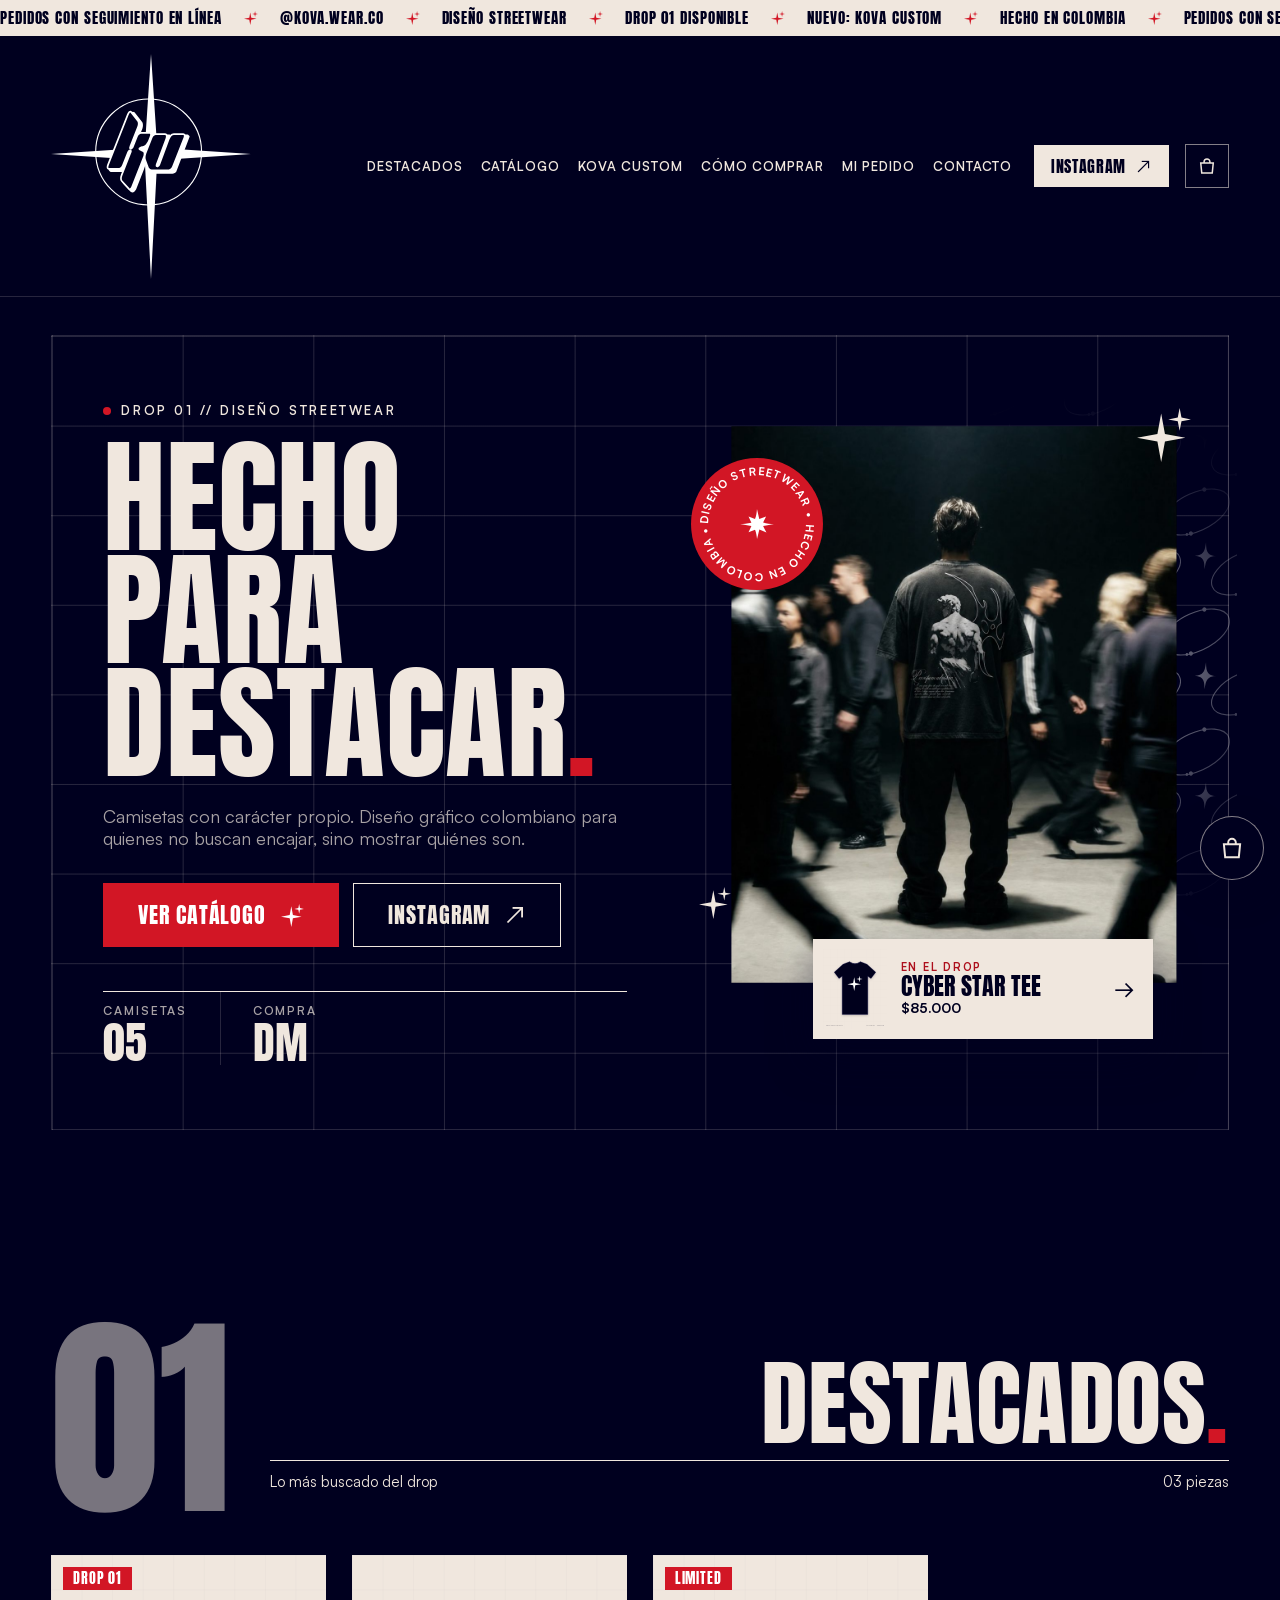
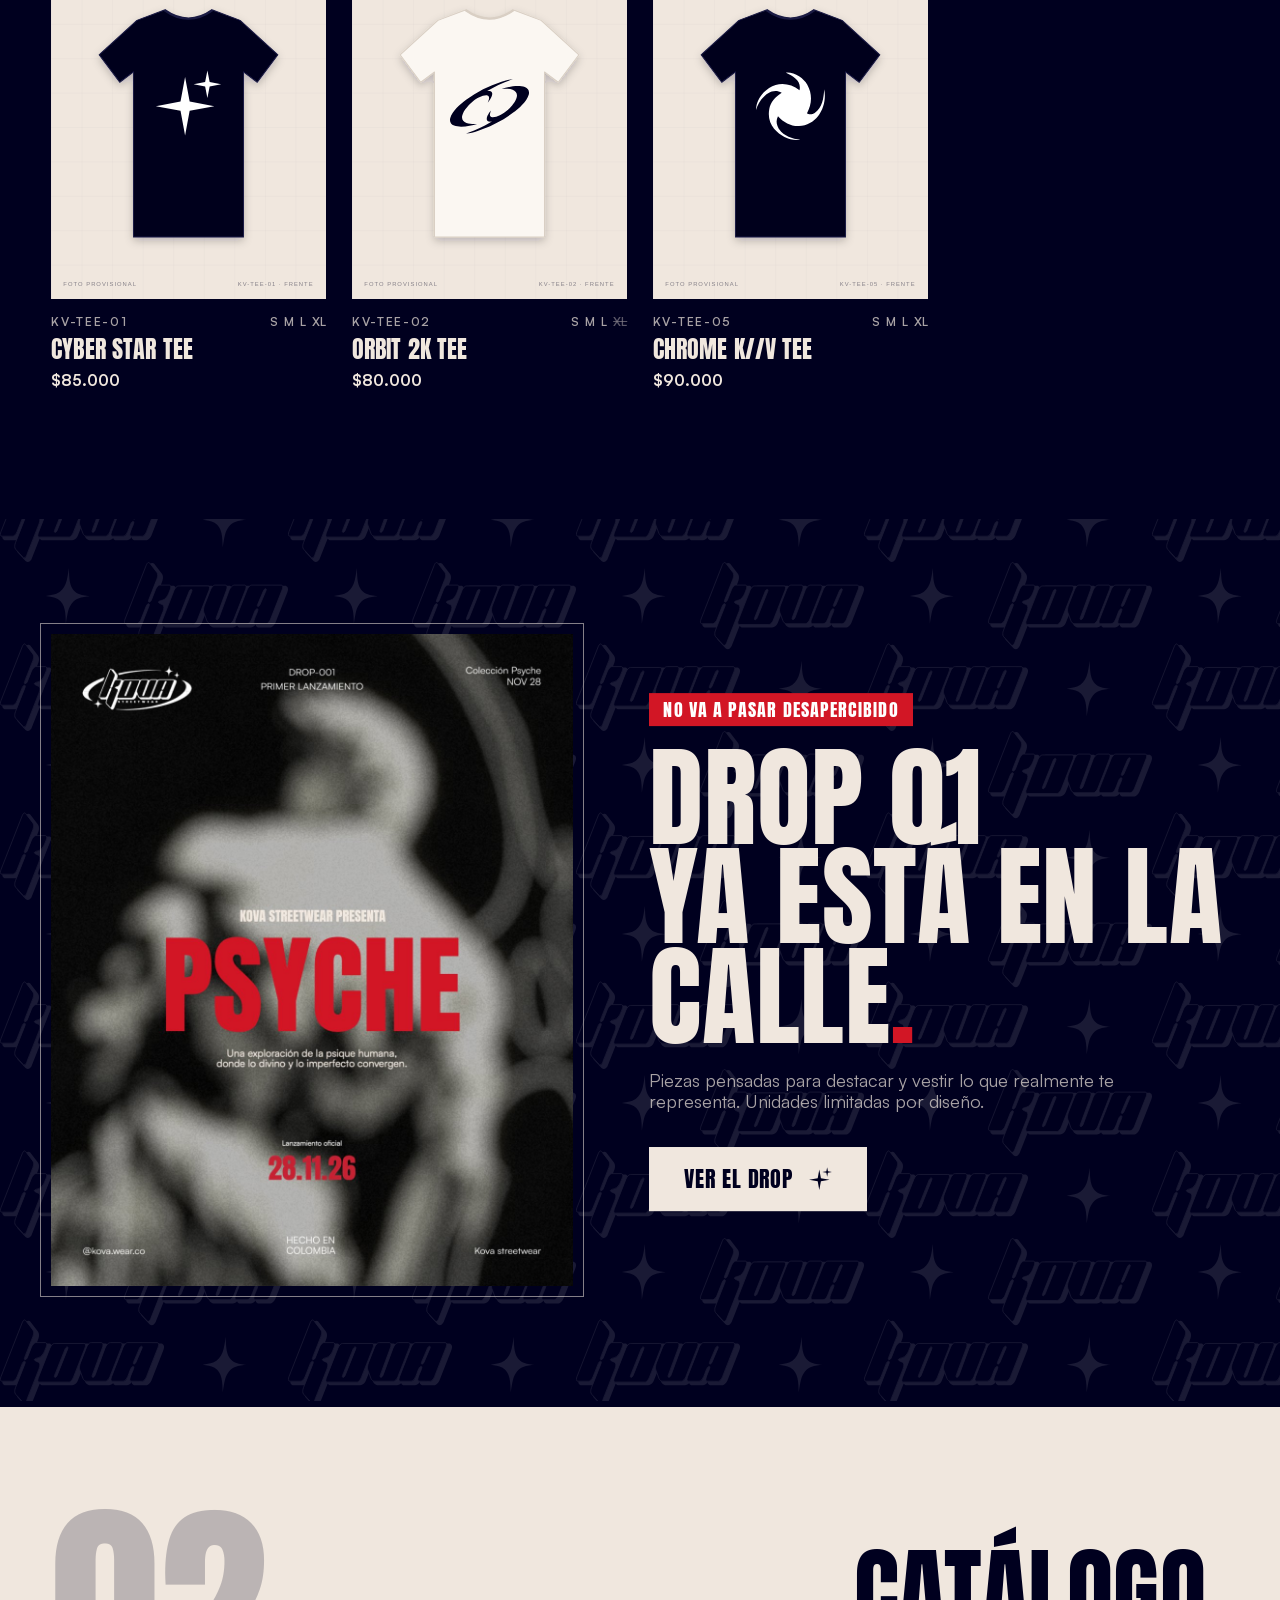
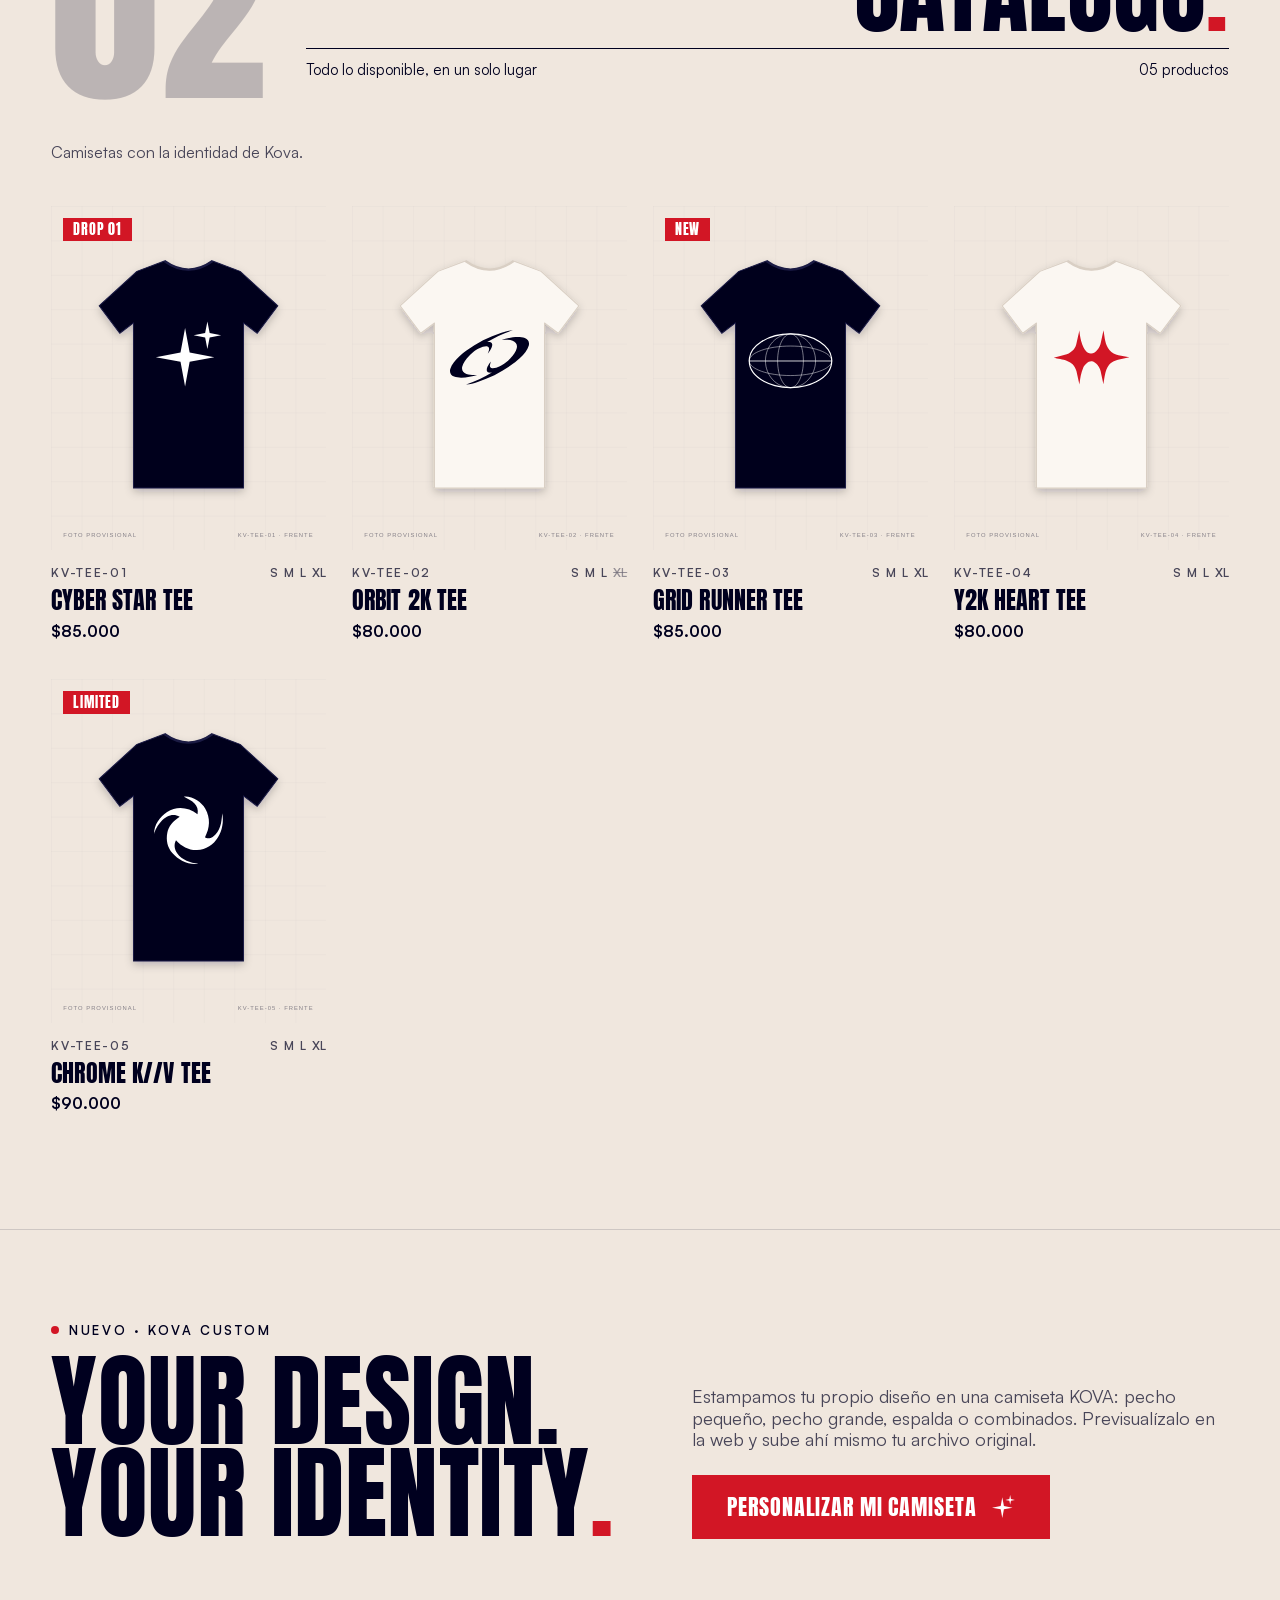
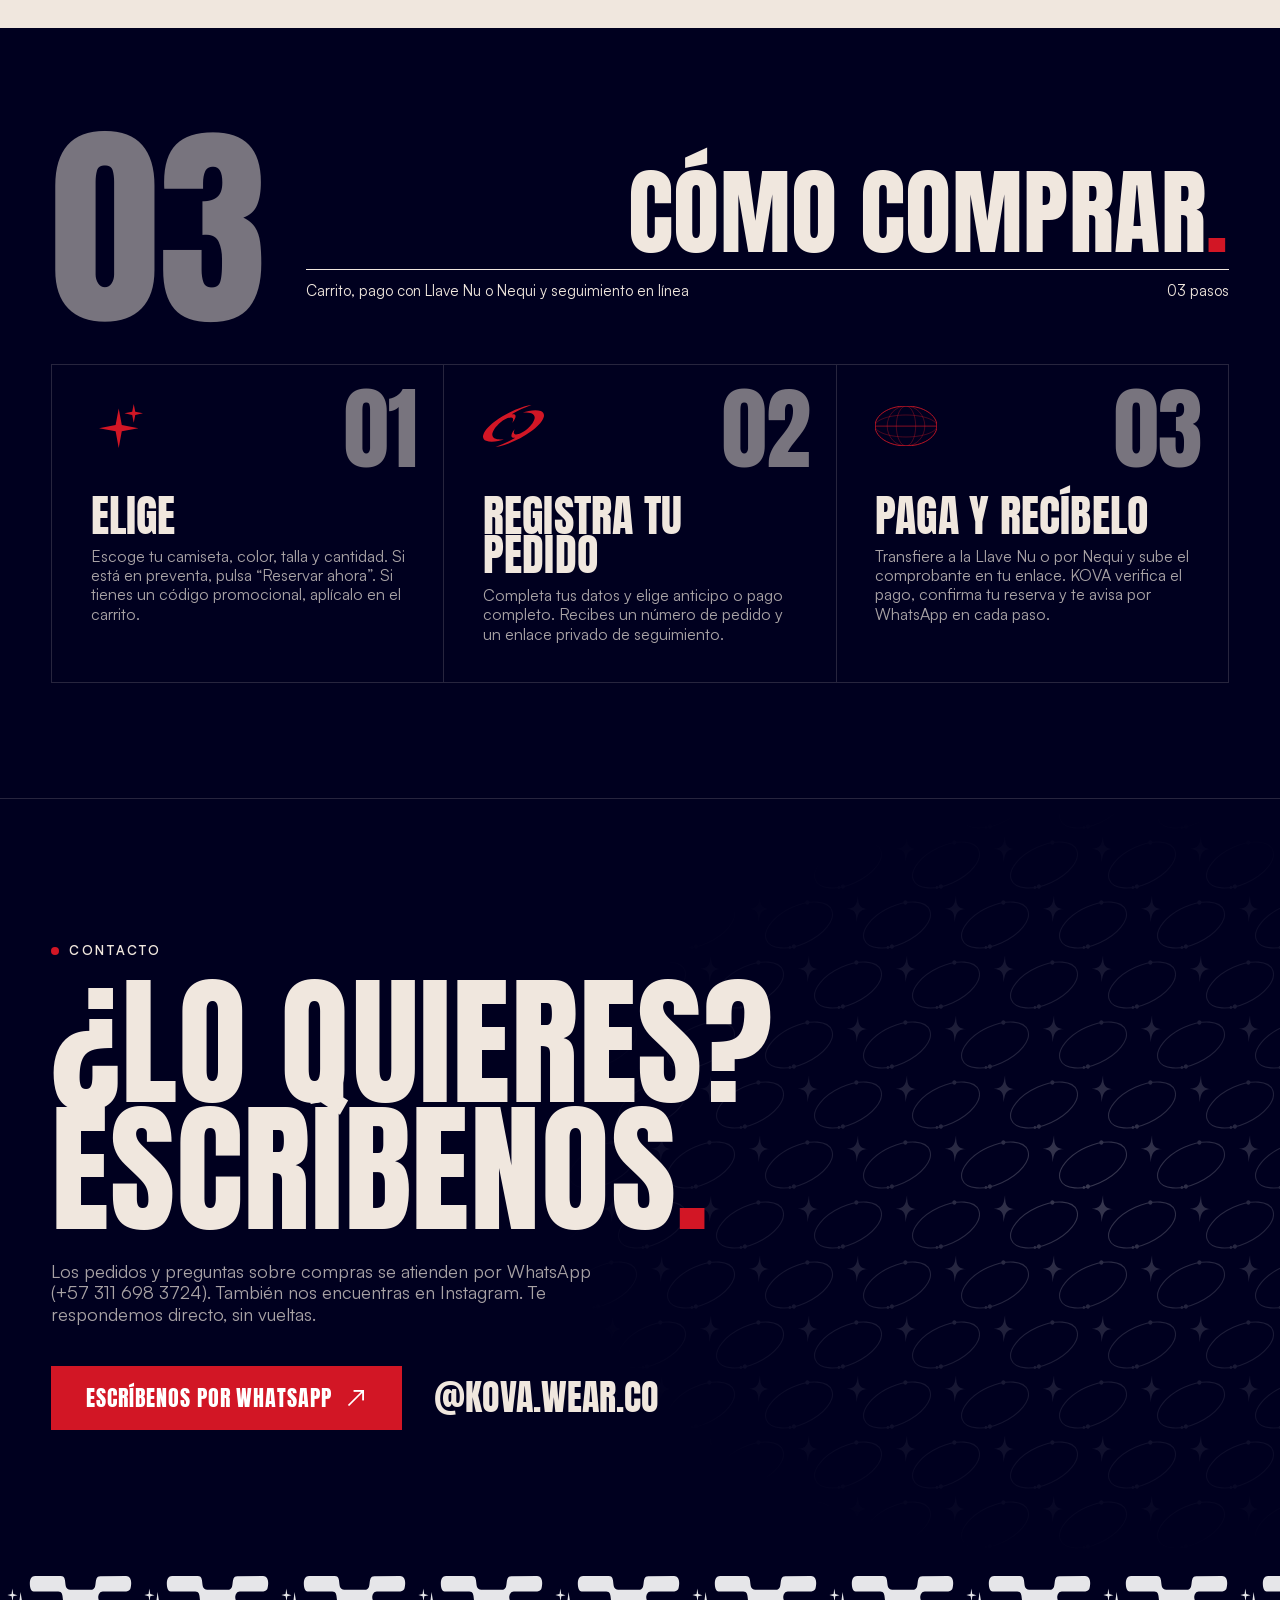
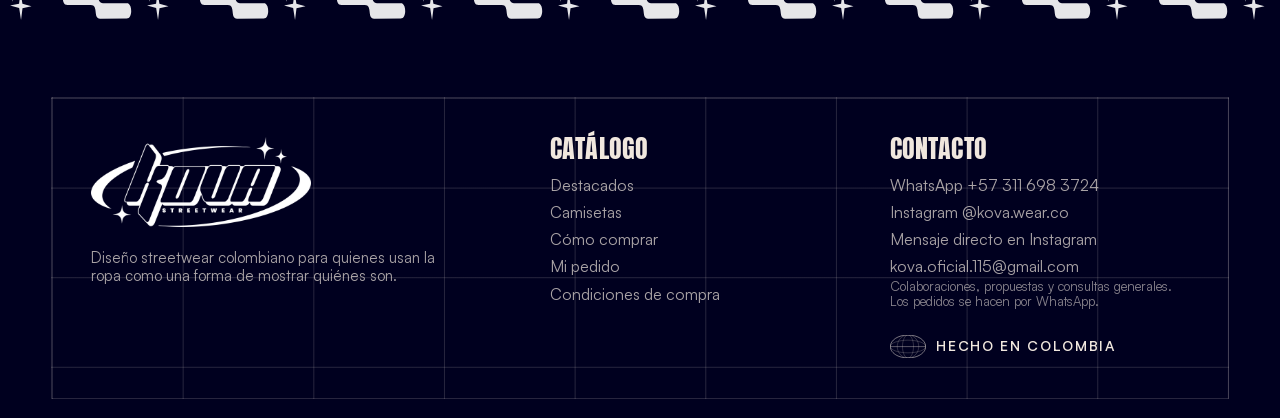
<file: kova-web 2/index.html>
<!doctype html>
<html lang="es">
<head>
  <meta charset="utf-8">
  <meta name="viewport" content="width=device-width, initial-scale=1">
  <title>KOVA — Diseño streetwear</title>
  <meta name="description" content="Catálogo de camisetas Kova. Diseño streetwear colombiano. Compra por WhatsApp.">
  <meta name="theme-color" content="#00001f">
  <link rel="icon" href="assets/brand/favicon.png" type="image/png">
  <link rel="apple-touch-icon" href="assets/brand/apple-touch-icon.png">
  <meta property="og:image" content="assets/brand/logo.png">
  <link rel="preload" href="assets/fonts/kova-display.woff2" as="font" type="font/woff2" crossorigin>
  <link rel="preload" href="assets/fonts/kova-body.woff2" as="font" type="font/woff2" crossorigin>
  <link rel="stylesheet" href="css/fonts.css">
  <link rel="stylesheet" href="css/base.css">
  <link rel="stylesheet" href="css/components.css">
  <link rel="stylesheet" href="css/pages.css">
  <link rel="stylesheet" href="css/shop.css">
  <script type="module" src="js/pages/home.js"></script>
</head>
<body>
  <a class="skip" href="#main">Saltar al contenido</a>
  <header class="header s-navy" data-slot="header"></header>
  <main id="main"></main>
  <footer class="footer s-navy" data-slot="footer"></footer>
  <noscript><p class="noscript">Activa JavaScript para ver el catálogo de Kova.</p></noscript>
</body>
</html>
</file>
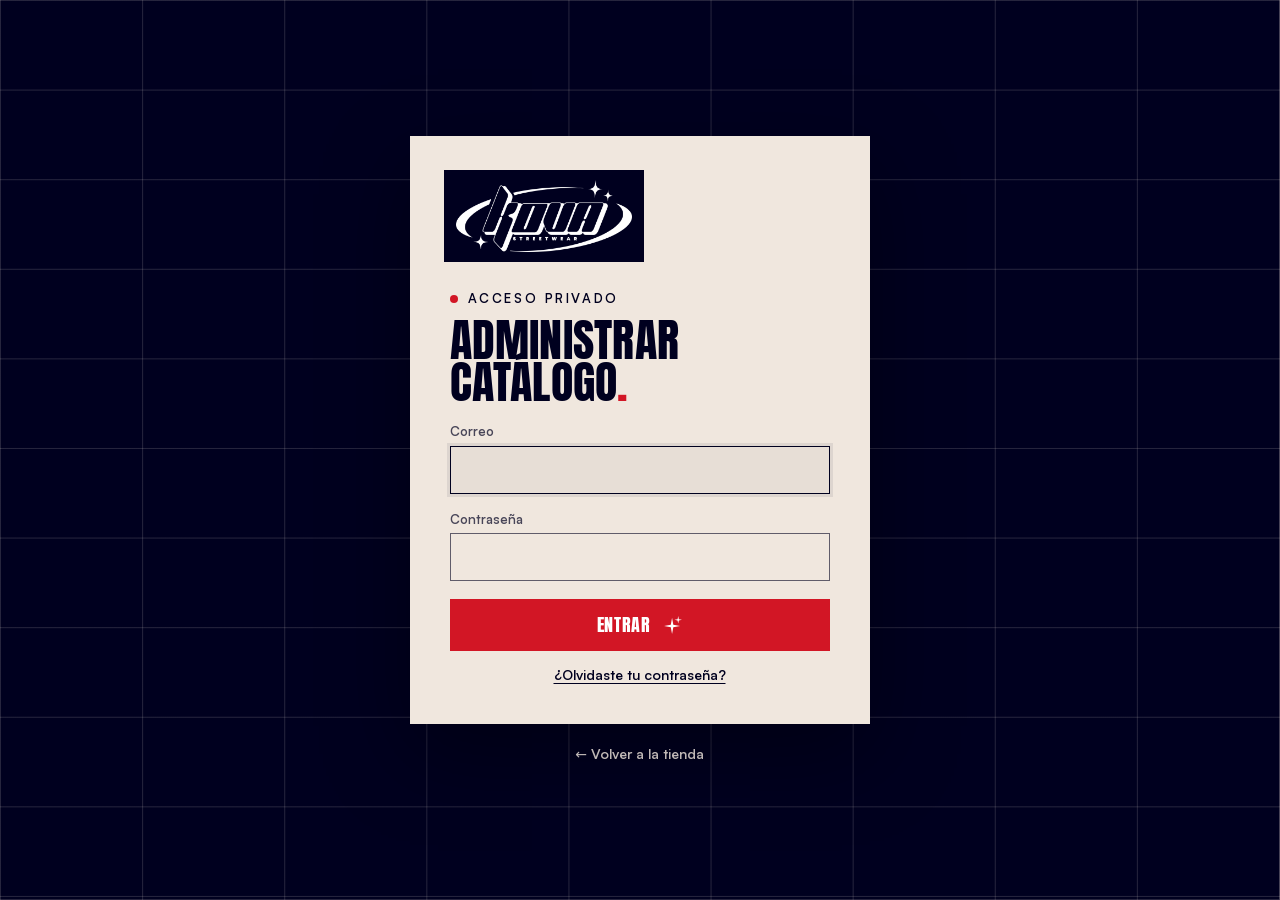
<file: kova-web 2/admin/index.html>
<!doctype html>
<html lang="es">
<head>
  <meta charset="utf-8">
  <meta name="viewport" content="width=device-width, initial-scale=1">
  <title>Administración — KOVA</title>
  <meta name="robots" content="noindex, nofollow">
  <meta name="theme-color" content="#00001f">
  <link rel="icon" href="../assets/brand/favicon.png" type="image/png">
  <link rel="preload" href="../assets/fonts/kova-display.woff2" as="font" type="font/woff2" crossorigin>
  <link rel="preload" href="../assets/fonts/kova-body.woff2" as="font" type="font/woff2" crossorigin>
  <link rel="stylesheet" href="../css/fonts.css">
  <link rel="stylesheet" href="../css/base.css">
  <link rel="stylesheet" href="admin.css">
  <!-- Cliente oficial de Supabase (MIT), incluido en el repositorio para no depender de un CDN. -->
  <script src="vendor/supabase-js-2.118.0.umd.js"></script>
  <script type="module" src="js/app.js"></script>
</head>
<body class="adm">
  <div id="app" class="adm__app" aria-live="polite">
    <div class="adm-boot"><i class="ico ico--destellos twinkle" aria-hidden="true"></i><span>Cargando panel…</span></div>
  </div>
  <dialog class="adm-dialog" id="dialog"></dialog>
  <noscript><p class="noscript">Activa JavaScript para usar el panel de administración.</p></noscript>
</body>
</html>
</file>
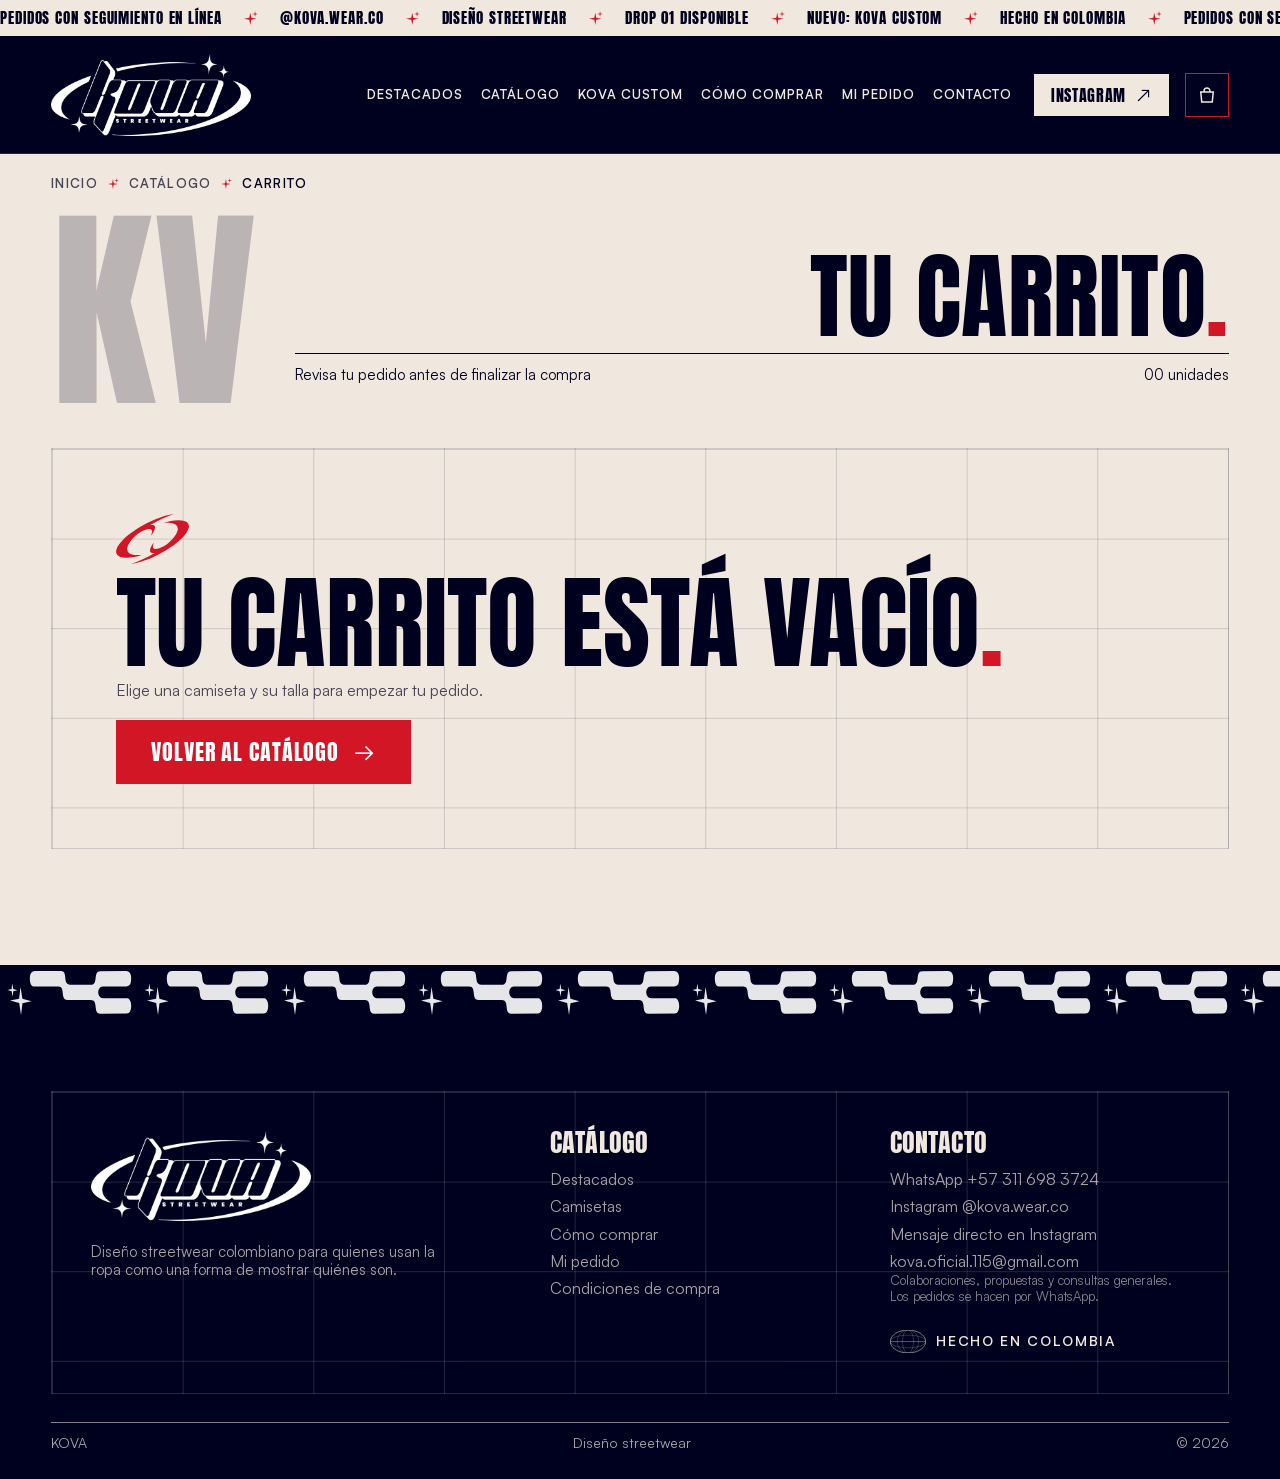
<file: kova-web 2/carrito.html>
<!doctype html>
<html lang="es">
<head>
  <meta charset="utf-8">
  <meta name="viewport" content="width=device-width, initial-scale=1">
  <title>Carrito — KOVA</title>
  <meta name="description" content="Tu carrito de Kova. Revisa tu pedido y finaliza la compra.">
  <meta name="theme-color" content="#00001f">
  <link rel="icon" href="assets/brand/favicon.png" type="image/png">
  <link rel="apple-touch-icon" href="assets/brand/apple-touch-icon.png">
  <meta property="og:image" content="assets/brand/logo.png">
  <link rel="preload" href="assets/fonts/kova-display.woff2" as="font" type="font/woff2" crossorigin>
  <link rel="preload" href="assets/fonts/kova-body.woff2" as="font" type="font/woff2" crossorigin>
  <link rel="stylesheet" href="css/fonts.css">
  <link rel="stylesheet" href="css/base.css">
  <link rel="stylesheet" href="css/components.css">
  <link rel="stylesheet" href="css/pages.css">
  <link rel="stylesheet" href="css/shop.css">
  <script type="module" src="js/pages/cart.js"></script>
</head>
<body data-page="cart">
  <a class="skip" href="#main">Saltar al contenido</a>
  <header class="header s-navy" data-slot="header"></header>
  <main id="main"></main>
  <footer class="footer s-navy" data-slot="footer"></footer>
  <noscript><p class="noscript">Activa JavaScript para ver el catálogo de Kova.</p></noscript>
</body>
</html>
</file>
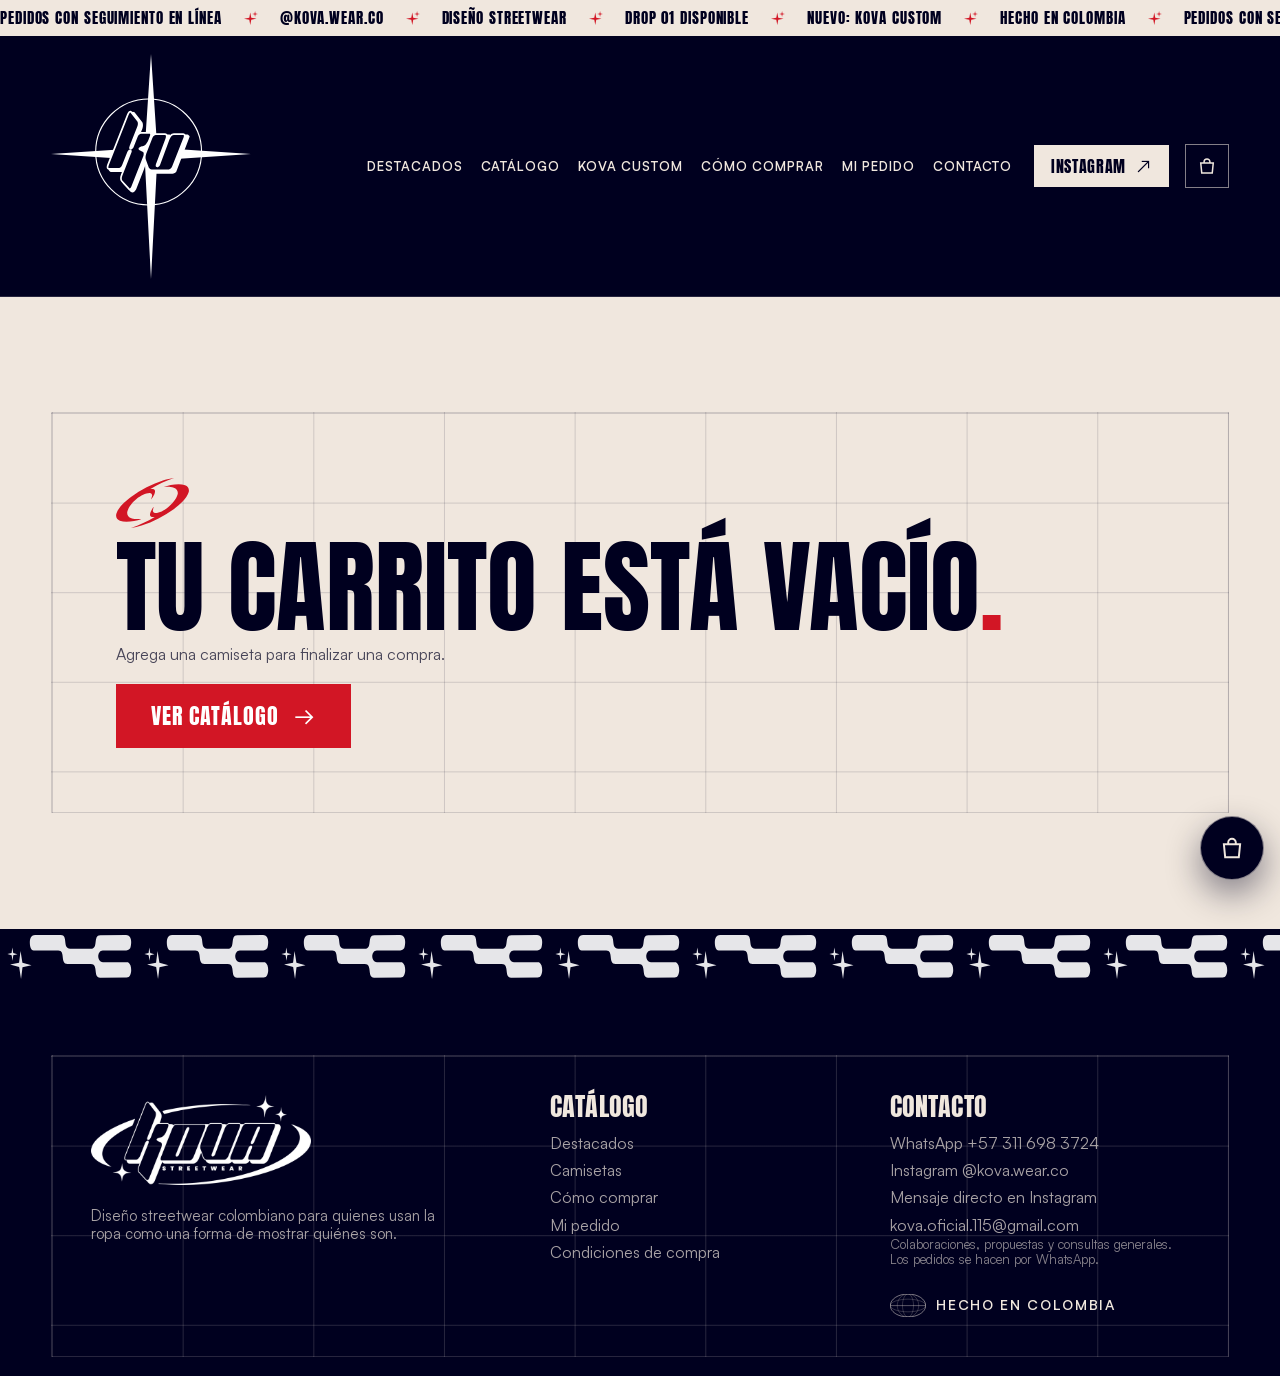
<file: kova-web 2/checkout.html>
<!doctype html>
<html lang="es">
<head>
  <meta charset="utf-8">
  <meta name="viewport" content="width=device-width, initial-scale=1">
  <title>Finalizar compra — KOVA</title>
  <meta name="description" content="Finaliza tu compra en KOVA.">
  <meta name="robots" content="noindex">
  <meta name="theme-color" content="#00001f">
  <link rel="icon" href="assets/brand/favicon.png" type="image/png">
  <link rel="apple-touch-icon" href="assets/brand/apple-touch-icon.png">
  <meta property="og:image" content="assets/brand/logo.png">
  <link rel="preload" href="assets/fonts/kova-display.woff2" as="font" type="font/woff2" crossorigin>
  <link rel="preload" href="assets/fonts/kova-body.woff2" as="font" type="font/woff2" crossorigin>
  <link rel="stylesheet" href="css/fonts.css">
  <link rel="stylesheet" href="css/base.css">
  <link rel="stylesheet" href="css/components.css">
  <link rel="stylesheet" href="css/pages.css">
  <link rel="stylesheet" href="css/shop.css">
  <script type="module" src="js/pages/checkout.js"></script>
</head>
<body data-page="checkout">
  <a class="skip" href="#main">Saltar al contenido</a>
  <header class="header s-navy" data-slot="header"></header>
  <main id="main"></main>
  <footer class="footer s-navy" data-slot="footer"></footer>
  <noscript><p class="noscript">Activa JavaScript para ver el catálogo de Kova.</p></noscript>
</body>
</html>
</file>
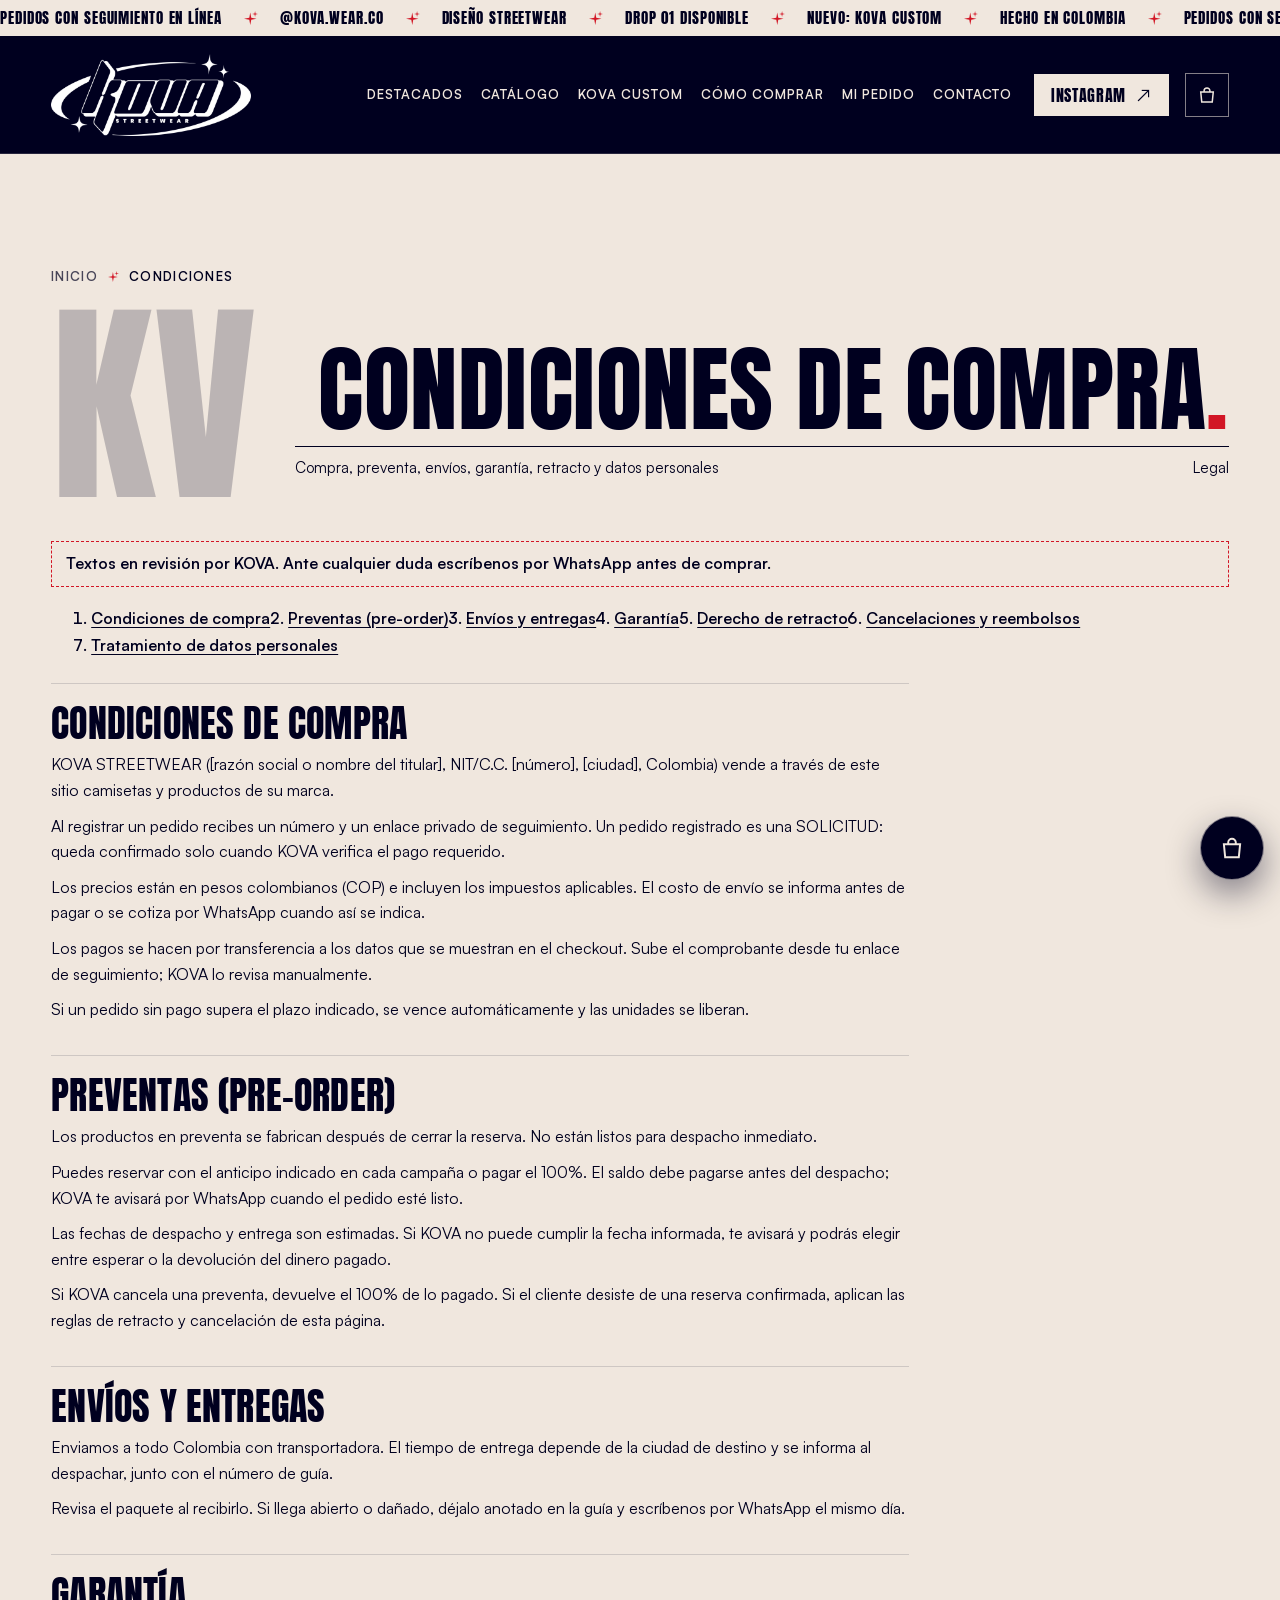
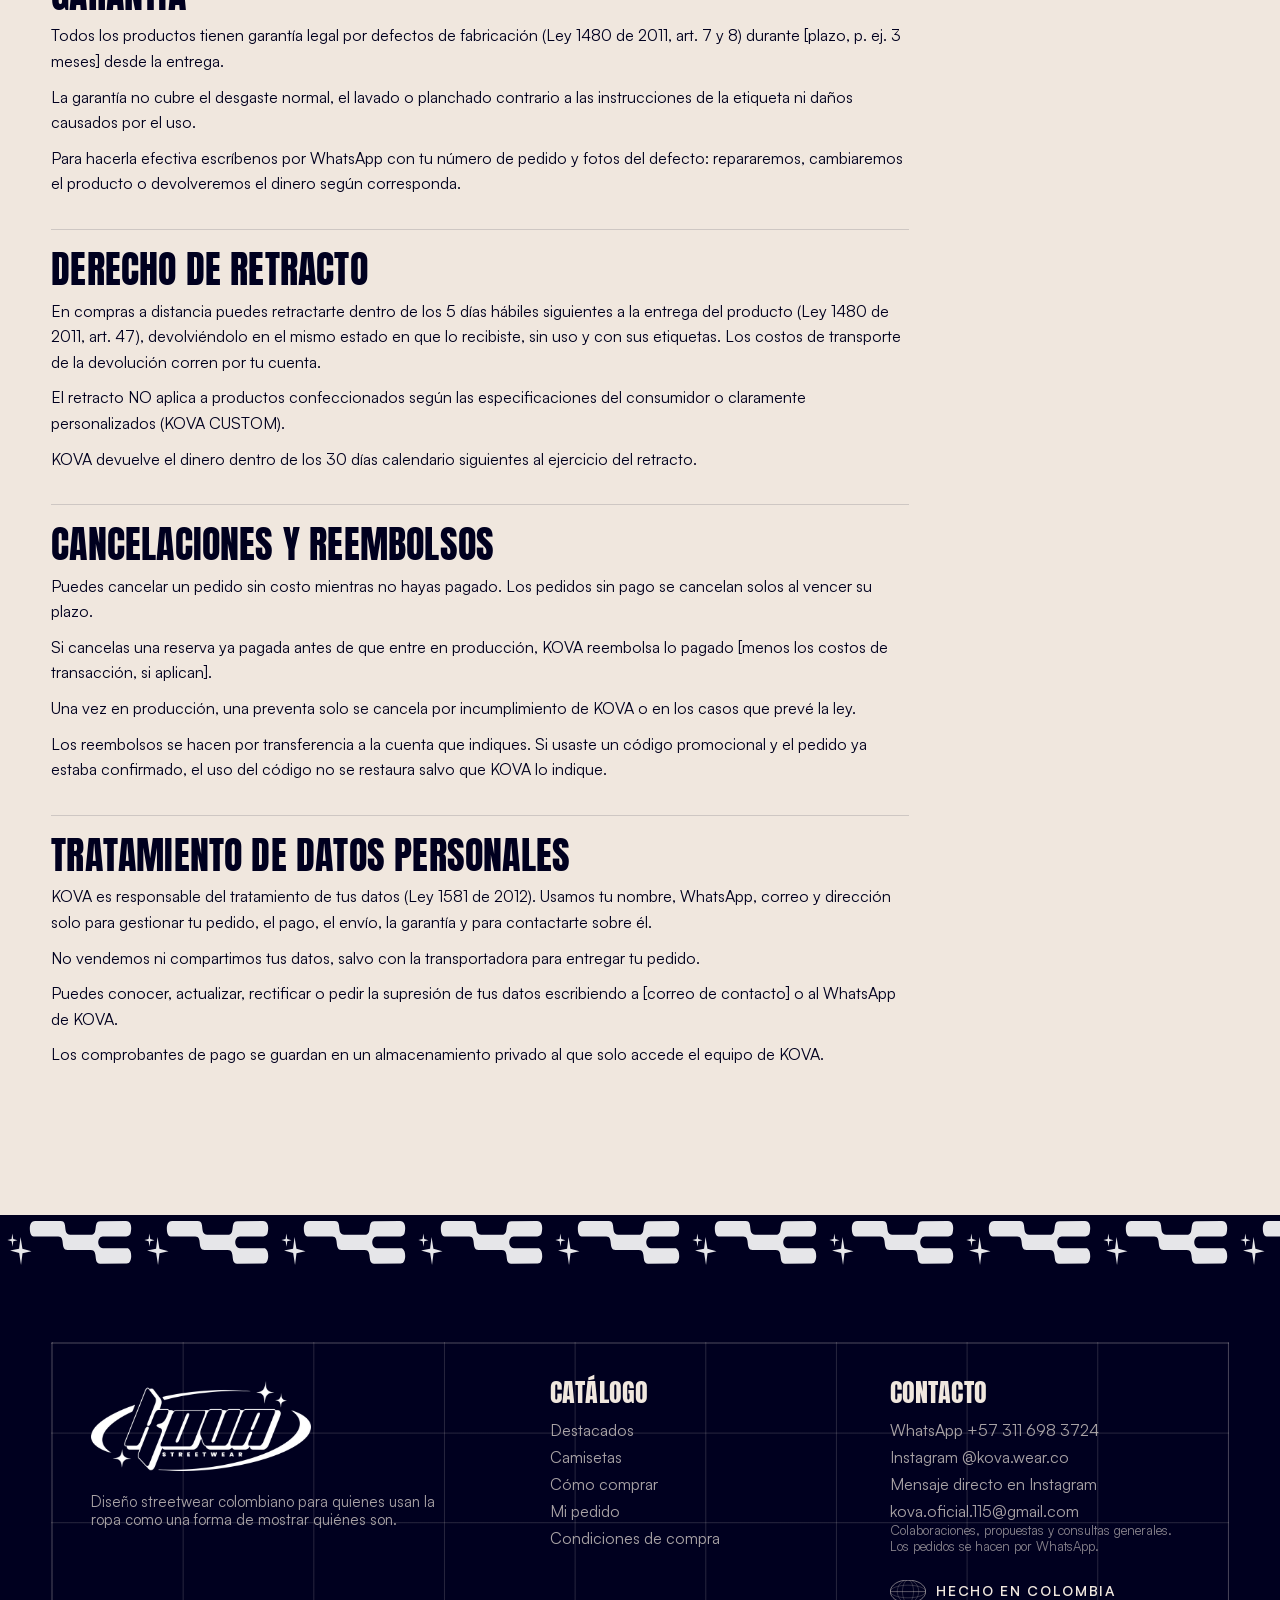
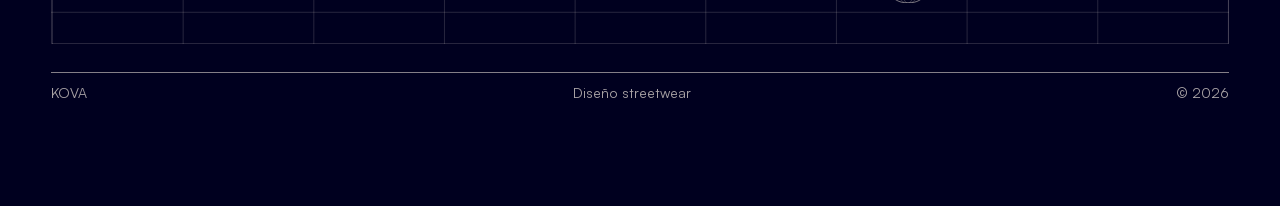
<file: kova-web 2/condiciones.html>
<!doctype html>
<html lang="es">
<head>
  <meta charset="utf-8">
  <meta name="viewport" content="width=device-width, initial-scale=1">
  <title>Condiciones de compra — KOVA</title>
  <meta name="description" content="Condiciones de compra, preventa, envíos, garantía, retracto y datos personales de KOVA.">
  <meta name="theme-color" content="#00001f">
  <link rel="icon" href="assets/brand/favicon.png" type="image/png">
  <link rel="apple-touch-icon" href="assets/brand/apple-touch-icon.png">
  <meta property="og:image" content="assets/brand/logo.png">
  <link rel="preload" href="assets/fonts/kova-display.woff2" as="font" type="font/woff2" crossorigin>
  <link rel="preload" href="assets/fonts/kova-body.woff2" as="font" type="font/woff2" crossorigin>
  <link rel="stylesheet" href="css/fonts.css">
  <link rel="stylesheet" href="css/base.css">
  <link rel="stylesheet" href="css/components.css">
  <link rel="stylesheet" href="css/pages.css">
  <link rel="stylesheet" href="css/shop.css">
  <script type="module" src="js/pages/condiciones.js"></script>
</head>
<body data-page="condiciones">
  <a class="skip" href="#main">Saltar al contenido</a>
  <header class="header s-navy" data-slot="header"></header>
  <main id="main"></main>
  <footer class="footer s-navy" data-slot="footer"></footer>
  <noscript><p class="noscript">Activa JavaScript para ver el catálogo de Kova.</p></noscript>
</body>
</html>
</file>
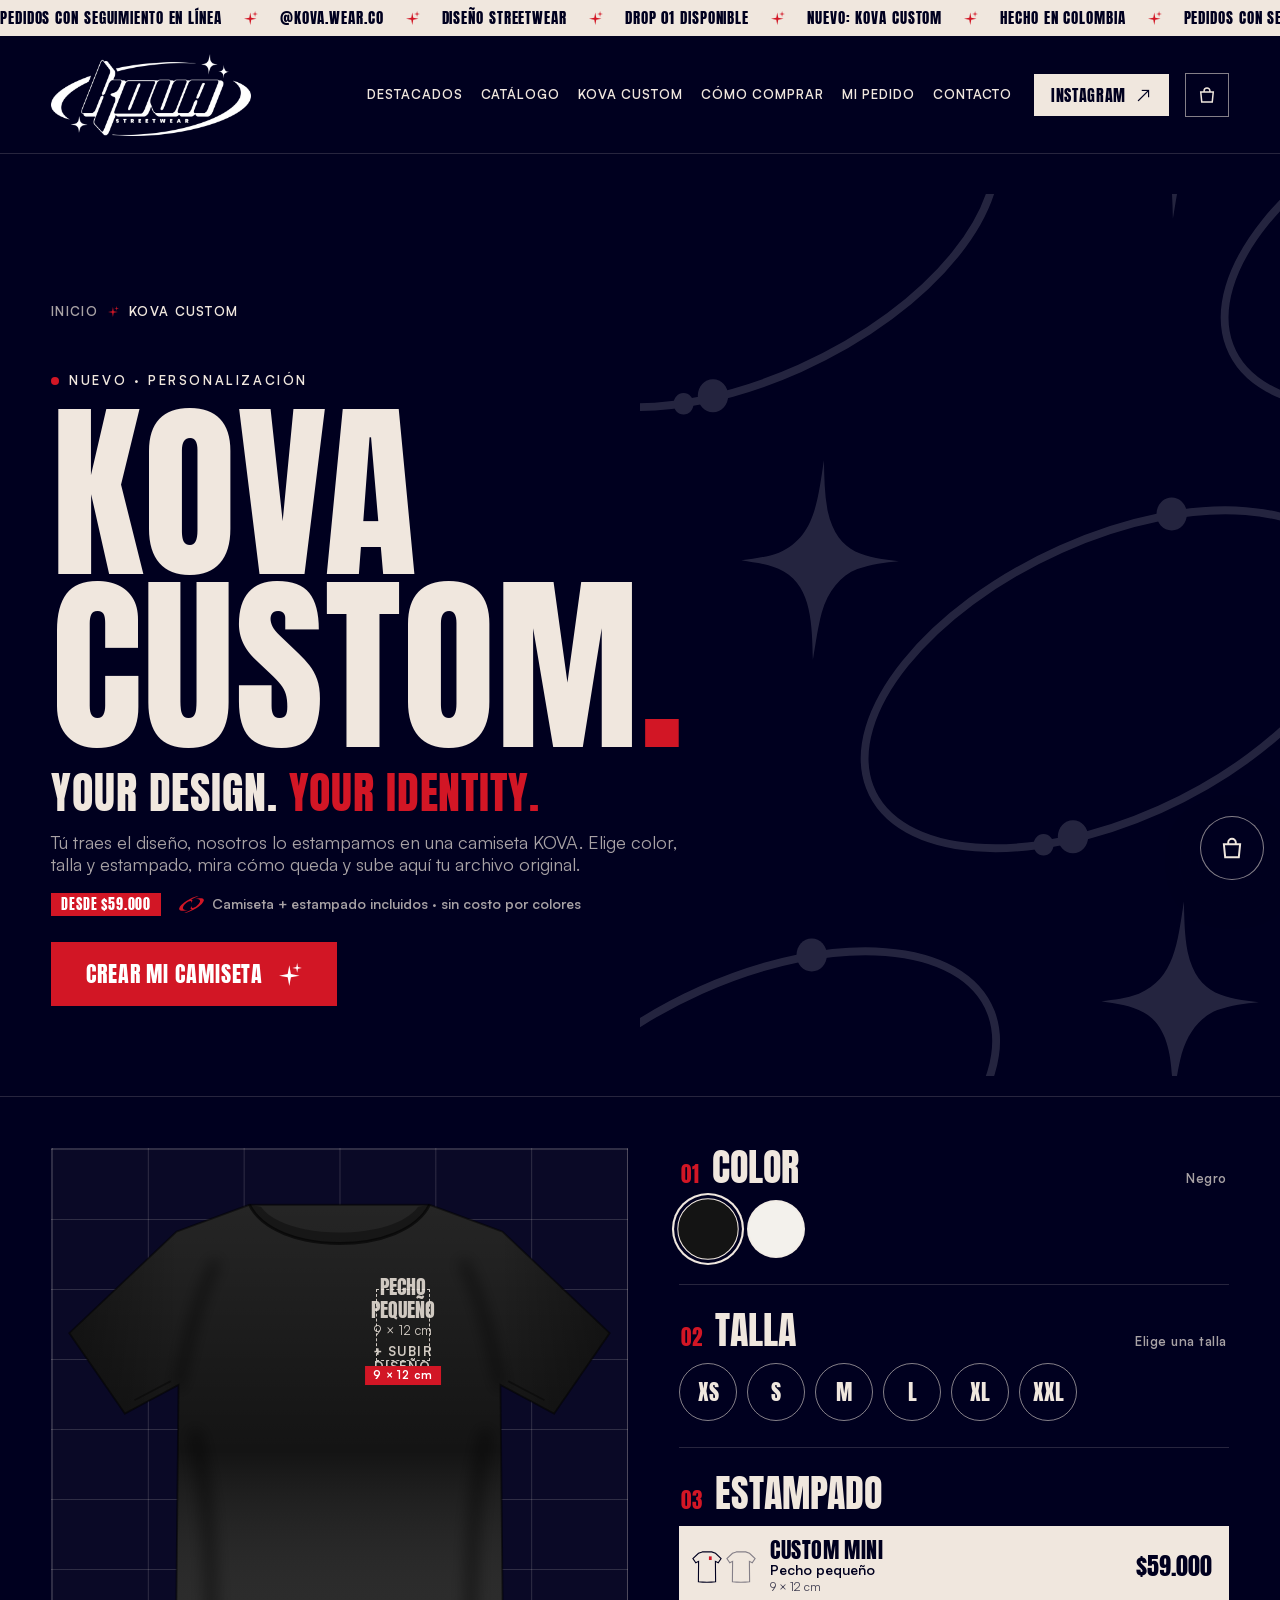
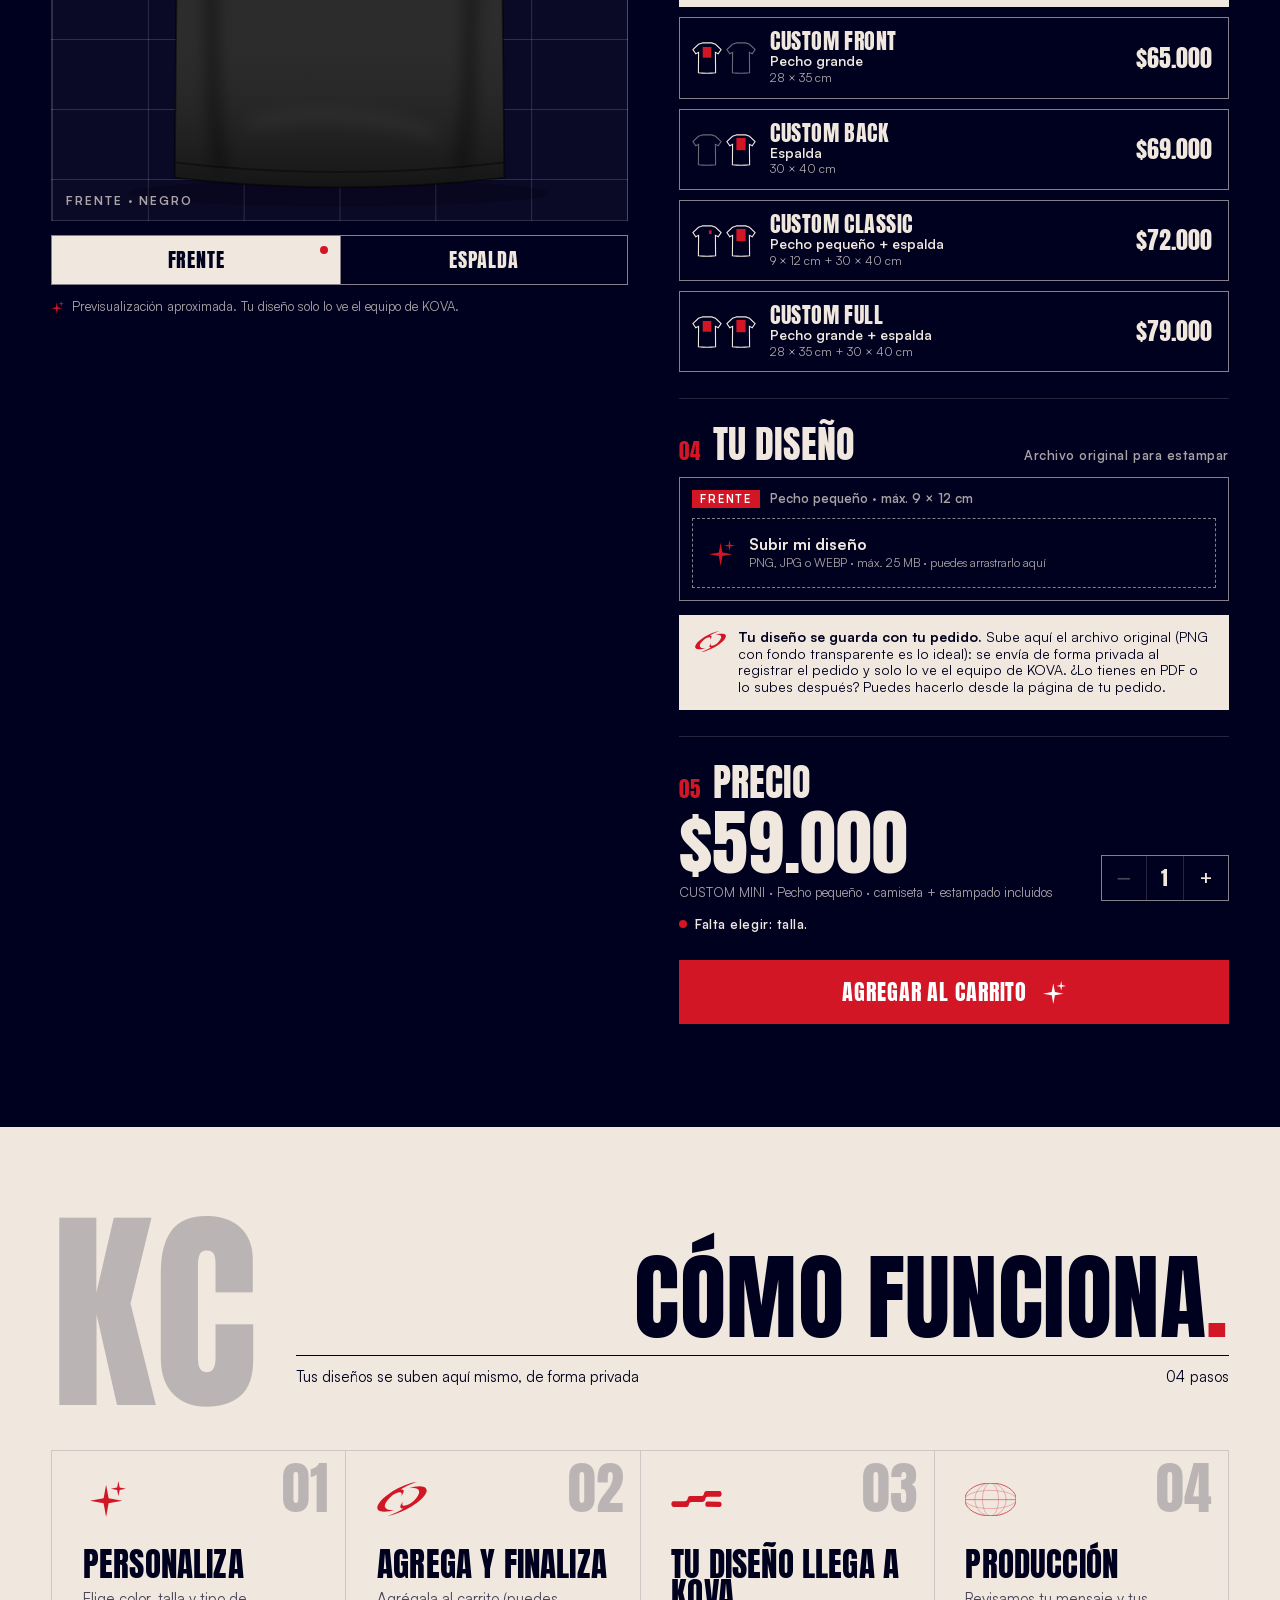
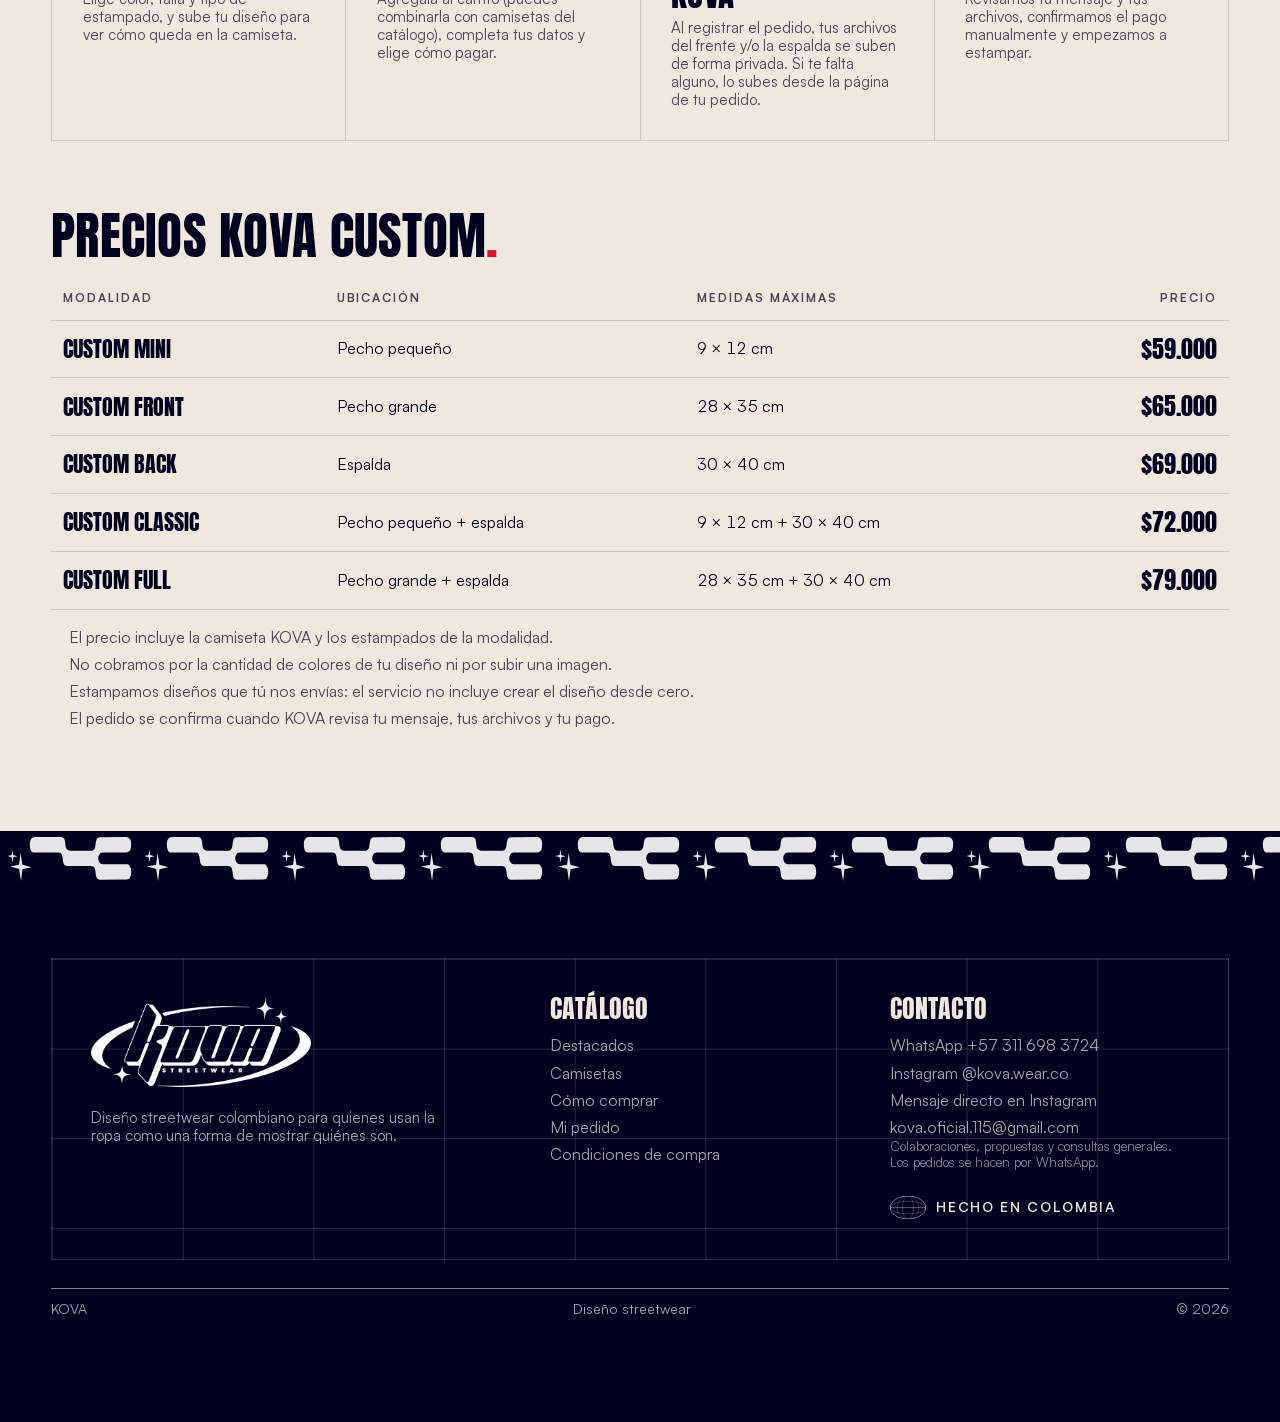
<file: kova-web 2/custom.html>
<!doctype html>
<html lang="es">
<head>
  <meta charset="utf-8">
  <meta name="viewport" content="width=device-width, initial-scale=1">
  <title>KOVA CUSTOM — Your design. Your identity.</title>
  <meta name="description" content="KOVA CUSTOM: personaliza tu camiseta con tu propio diseño. Elige color, talla y estampado, previsualízalo y sube tu archivo original con el pedido.">
  <meta name="theme-color" content="#00001f">
  <link rel="icon" href="assets/brand/favicon.png" type="image/png">
  <link rel="apple-touch-icon" href="assets/brand/apple-touch-icon.png">
  <meta property="og:image" content="assets/brand/logo.png">
  <link rel="preload" href="assets/fonts/kova-display.woff2" as="font" type="font/woff2" crossorigin>
  <link rel="preload" href="assets/fonts/kova-body.woff2" as="font" type="font/woff2" crossorigin>
  <link rel="stylesheet" href="css/fonts.css">
  <link rel="stylesheet" href="css/base.css">
  <link rel="stylesheet" href="css/components.css">
  <link rel="stylesheet" href="css/pages.css">
  <link rel="stylesheet" href="css/shop.css">
  <link rel="stylesheet" href="css/custom.css">
  <script type="module" src="js/pages/custom.js"></script>
</head>
<body data-page="custom">
  <a class="skip" href="#main">Saltar al contenido</a>
  <header class="header s-navy" data-slot="header"></header>
  <main id="main"></main>
  <footer class="footer s-navy" data-slot="footer"></footer>
  <noscript><p class="noscript">Activa JavaScript para ver el catálogo de Kova.</p></noscript>
</body>
</html>
</file>
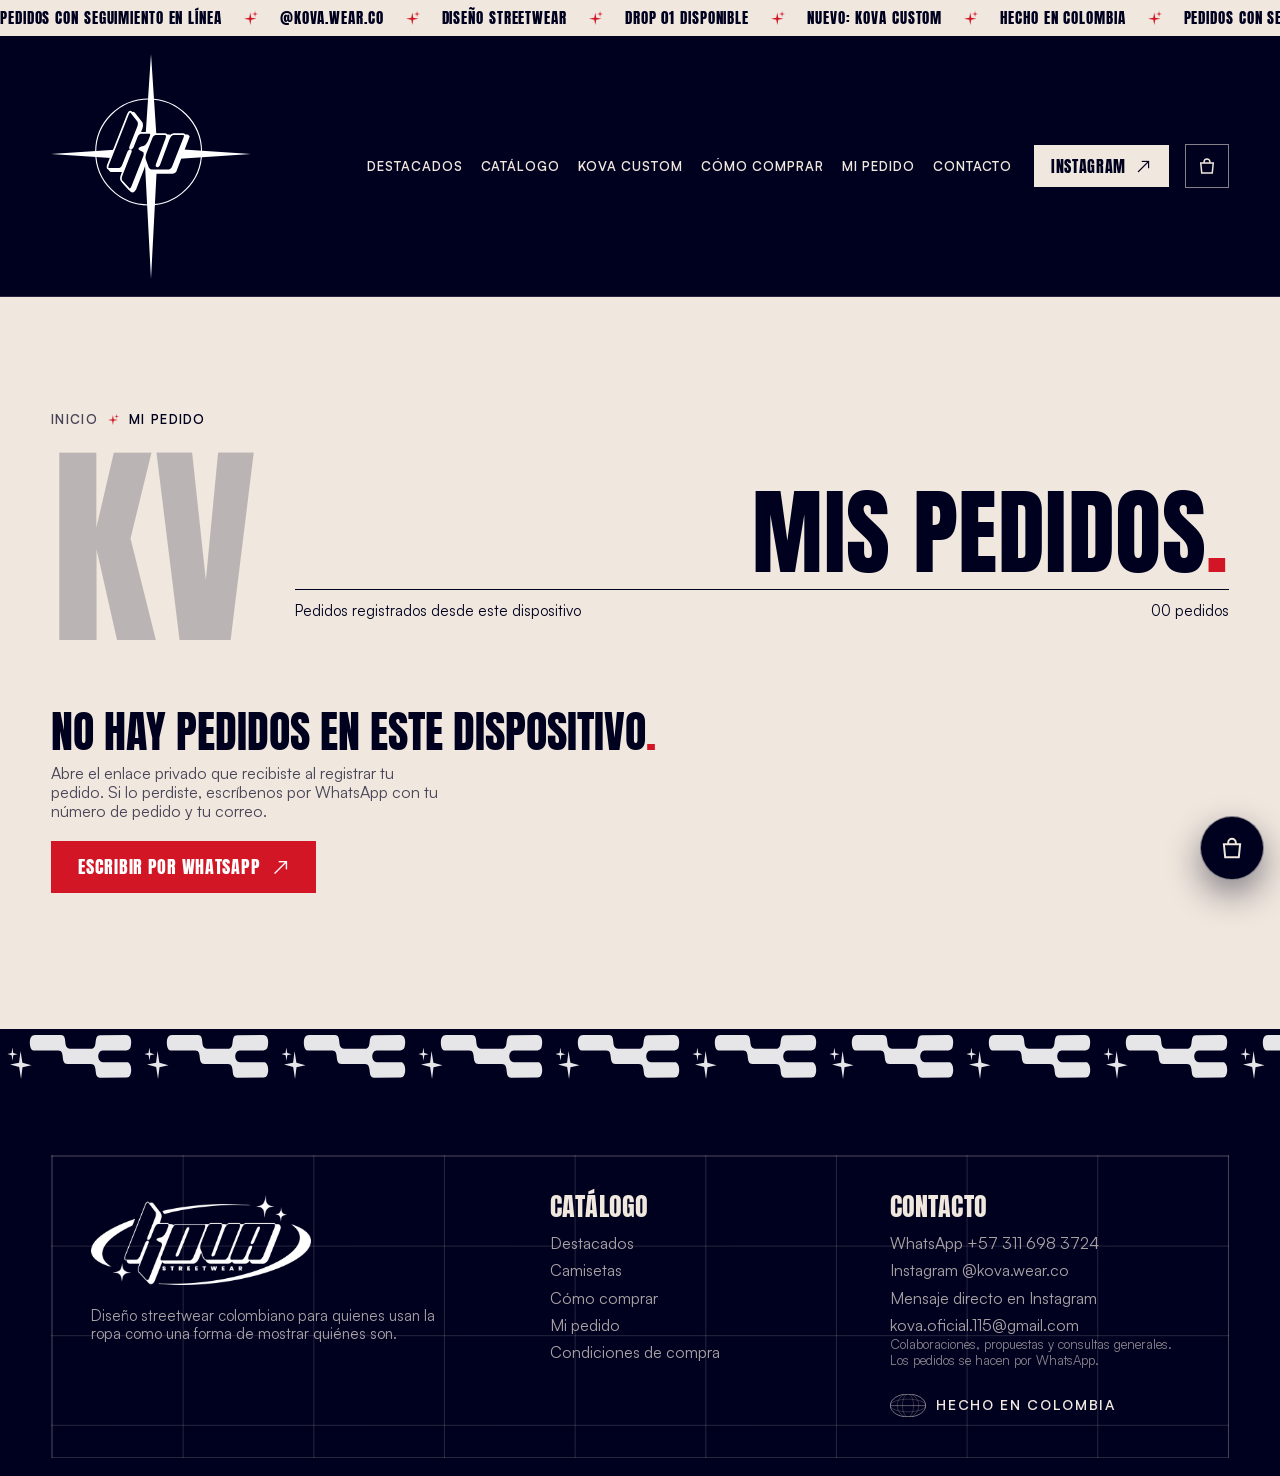
<file: kova-web 2/pedido.html>
<!doctype html>
<html lang="es">
<head>
  <meta charset="utf-8">
  <meta name="viewport" content="width=device-width, initial-scale=1">
  <title>Seguimiento de pedido — KOVA</title>
  <meta name="description" content="Seguimiento privado de tu pedido KOVA.">
  <meta name="robots" content="noindex, nofollow">
  <meta name="referrer" content="no-referrer">
  <meta name="theme-color" content="#00001f">
  <link rel="icon" href="assets/brand/favicon.png" type="image/png">
  <link rel="apple-touch-icon" href="assets/brand/apple-touch-icon.png">
  <meta property="og:image" content="assets/brand/logo.png">
  <link rel="preload" href="assets/fonts/kova-display.woff2" as="font" type="font/woff2" crossorigin>
  <link rel="preload" href="assets/fonts/kova-body.woff2" as="font" type="font/woff2" crossorigin>
  <link rel="stylesheet" href="css/fonts.css">
  <link rel="stylesheet" href="css/base.css">
  <link rel="stylesheet" href="css/components.css">
  <link rel="stylesheet" href="css/pages.css">
  <link rel="stylesheet" href="css/shop.css">
  <script type="module" src="js/pages/pedido.js"></script>
</head>
<body data-page="pedido">
  <a class="skip" href="#main">Saltar al contenido</a>
  <header class="header s-navy" data-slot="header"></header>
  <main id="main"></main>
  <footer class="footer s-navy" data-slot="footer"></footer>
  <noscript><p class="noscript">Activa JavaScript para ver el catálogo de Kova.</p></noscript>
</body>
</html>
</file>
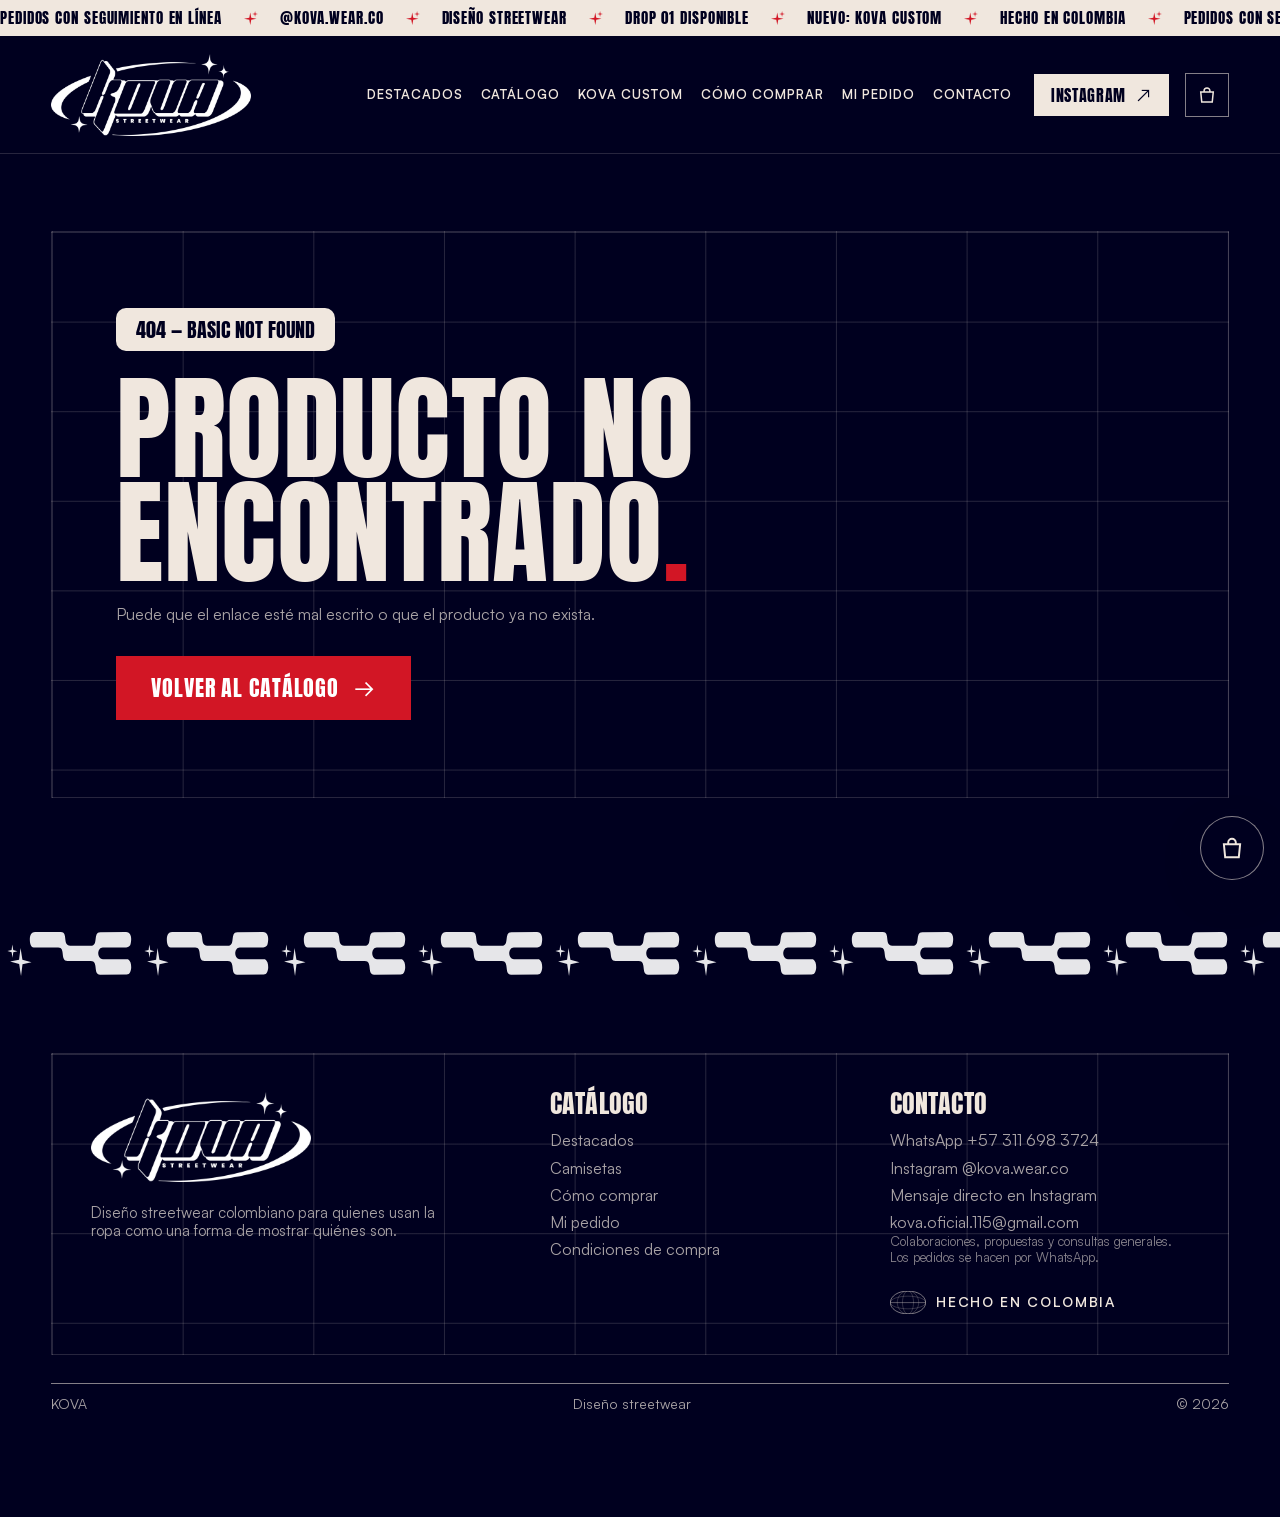
<file: kova-web 2/producto.html>
<!doctype html>
<html lang="es">
<head>
  <meta charset="utf-8">
  <meta name="viewport" content="width=device-width, initial-scale=1">
  <title>Producto — KOVA</title>
  <meta name="description" content="Producto de Kova. Compra por WhatsApp.">
  <meta name="theme-color" content="#00001f">
  <link rel="icon" href="assets/brand/favicon.png" type="image/png">
  <link rel="apple-touch-icon" href="assets/brand/apple-touch-icon.png">
  <meta property="og:image" content="assets/brand/logo.png">
  <link rel="preload" href="assets/fonts/kova-display.woff2" as="font" type="font/woff2" crossorigin>
  <link rel="preload" href="assets/fonts/kova-body.woff2" as="font" type="font/woff2" crossorigin>
  <link rel="stylesheet" href="css/fonts.css">
  <link rel="stylesheet" href="css/base.css">
  <link rel="stylesheet" href="css/components.css">
  <link rel="stylesheet" href="css/pages.css">
  <link rel="stylesheet" href="css/shop.css">
  <script type="module" src="js/pages/product.js"></script>
</head>
<body>
  <a class="skip" href="#main">Saltar al contenido</a>
  <header class="header s-navy" data-slot="header"></header>
  <main id="main"></main>
  <footer class="footer s-navy" data-slot="footer"></footer>
  <noscript><p class="noscript">Activa JavaScript para ver el catálogo de Kova.</p></noscript>
</body>
</html>
</file>
<file: kova-web 2/css/fonts.css>
/*
 * TIPOGRAFÍAS CORPORATIVAS (Manual de marca 3.1 y 3.2)
 *   Anton Regular → 'Kova Display': titulares, destacados y subtítulos.
 *   Satoshi       → 'Kova Body':    cuerpos de texto y descripciones (variable, pesos 300–900).
 * Anton se distribuye con licencia SIL OFL (ver assets/fonts/Anton-OFL.txt).
 * Para cambiar una tipografía, reemplaza el archivo en assets/fonts/ con el mismo nombre.
 */
@font-face {
  font-family: 'Kova Display';
  src: url('../assets/fonts/kova-display.woff2') format('woff2');
  font-weight: 400;
  font-display: swap;
}
@font-face {
  font-family: 'Kova Body';
  src: url('../assets/fonts/kova-body.woff2') format('woff2');
  font-weight: 300 900;
  font-display: swap;
}
@font-face {
  font-family: 'Kova Body';
  src: url('../assets/fonts/kova-body-italic.woff2') format('woff2');
  font-weight: 300 900;
  font-style: italic;
  font-display: swap;
}
</file>
<file: kova-web 2/css/base.css>
/*
 * SISTEMA VISUAL DE KOVA (traducción web del Manual de marca)
 *
 * Paleta (3.3): Azul marino #00001F (principal) · Arena #F0E7DE (neutro) · Escarlata #D21625 (acento).
 * El blanco solo aparece en el logotipo y en texto sobre botones escarlata (contraste).
 * Las superficies alternan azul marino y arena, como las páginas del manual,
 * y llevan su retícula de líneas finas.
 */
:root {
  --navy: #00001f;
  --arena: #f0e7de;
  --scarlet: #d21625;
  --scarlet-deep: #ad0f1c;   /* escarlata en estado presionado/hover */
  --white: #ffffff;

  /* Superficie por defecto: azul marino (cada .s-arena la invierte). */
  --bg: var(--navy);
  --fg: var(--arena);
  --muted: rgb(240 231 222 / .7);
  --line: rgb(240 231 222 / .16);
  --line-strong: rgb(240 231 222 / .55);
  --ghost: rgb(240 231 222 / .5);   /* números de capítulo, como en el manual */

  --f-display: 'Kova Display', 'Anton', Impact, 'Arial Narrow', sans-serif;
  --f-body: 'Kova Body', system-ui, -apple-system, 'Segoe UI', sans-serif;

  /* Interlineado (manual 1.1): Satoshi a 1.2 y titulares Anton compactos a 0.9, sin choques entre líneas. */
  --lh-body: 1.2;
  --lh-display: .9;

  --container: 1400px;
  --gutter: clamp(16px, 4vw, 56px);
  --cols: 9;                         /* el manual usa una retícula de 9 columnas */
  --row: clamp(72px, 7vw, 104px);
  --ease: cubic-bezier(.2, .8, .2, 1);
  --ease-out: cubic-bezier(.16, 1, .3, 1);
  --header-h: 118px;
}
@media (max-width: 960px) { :root { --cols: 6; } }
@media (max-width: 600px) { :root { --cols: 4; } }

.s-navy { --bg: var(--navy); --fg: var(--arena); --muted: rgb(240 231 222 / .7); --line: rgb(240 231 222 / .16); --line-strong: rgb(240 231 222 / .55); --ghost: rgb(240 231 222 / .5); }
.s-arena { --bg: var(--arena); --fg: var(--navy); --muted: rgb(0 0 31 / .7); --line: rgb(0 0 31 / .14); --line-strong: rgb(0 0 31 / .6); --ghost: rgb(0 0 31 / .22); }
.s-navy, .s-arena { background-color: var(--bg); color: var(--fg); }

*, *::before, *::after { box-sizing: border-box; }
* { margin: 0; }
html { scroll-behavior: smooth; scroll-padding-top: calc(var(--header-h) + 16px); -webkit-text-size-adjust: 100%; }
body {
  background: var(--navy);
  color: var(--arena);
  font-family: var(--f-body);
  font-size: 16px;
  line-height: var(--lh-body);
  overflow-x: hidden;
  -webkit-font-smoothing: antialiased;
}
body.no-scroll { overflow: hidden; }
img, svg { display: block; max-width: 100%; }
img { height: auto; }
a { color: inherit; text-decoration: none; }
button { font: inherit; color: inherit; background: none; border: 0; cursor: pointer; }
ul { list-style: none; padding: 0; }
:focus-visible { outline: 2px solid var(--scarlet); outline-offset: 3px; }
::selection { background: var(--scarlet); color: var(--white); }

/* Anton: titulares, destacados y subtítulos (3.1). Siempre en mayúsculas y compacta. */
h1, h2, h3, .display { font-family: var(--f-display); font-weight: 400; line-height: var(--lh-display); text-transform: uppercase; letter-spacing: .005em; }
/* El punto escarlata cierra los titulares, como en la pieza "YA CASI NOS VES." */
.dot { color: var(--scarlet); }

.container { width: 100%; max-width: var(--container); margin-inline: auto; padding-inline: var(--gutter); }

/* Retícula del manual: líneas finas en 9 columnas (6 en tablet, 4 en móvil). */
.grid-lines {
  background-image:
    linear-gradient(to right, var(--line) 1px, transparent 1px),
    linear-gradient(to bottom, var(--line) 1px, transparent 1px);
  background-size: calc(100% / var(--cols)) var(--row);
  border-right: 1px solid var(--line);
  border-bottom: 1px solid var(--line);
}

/* Etiqueta pequeña con punto escarlata (del afiche de lanzamiento). */
.eyebrow {
  display: inline-flex;
  align-items: center;
  gap: 10px;
  font-size: 13px;
  font-weight: 600;
  letter-spacing: .2em;
  text-transform: uppercase;
  color: var(--fg);
}
.eyebrow::before { content: ''; width: 8px; height: 8px; border-radius: 50%; background: var(--scarlet); flex: none; }

/* ---------- Íconos de marca (3.5) ----------
 * Archivos extraídos tal cual del manual; se colorean con currentColor. */
.ico {
  display: inline-block;
  flex: none;
  width: 1em;
  height: 1em;
  background-color: currentColor;
  -webkit-mask: center / contain no-repeat;
  mask: center / contain no-repeat;
}
.ico--destellos { -webkit-mask-image: url('../assets/brand/icons/destellos.svg'); mask-image: url('../assets/brand/icons/destellos.svg'); }
.ico--destello-doble { -webkit-mask-image: url('../assets/brand/icons/destello-doble.svg'); mask-image: url('../assets/brand/icons/destello-doble.svg'); }
.ico--estrella { -webkit-mask-image: url('../assets/brand/icons/estrella-8.svg'); mask-image: url('../assets/brand/icons/estrella-8.svg'); }
.ico--espiral { -webkit-mask-image: url('../assets/brand/icons/espiral.svg'); mask-image: url('../assets/brand/icons/espiral.svg'); }
.ico--globo { -webkit-mask-image: url('../assets/brand/icons/globo.svg'); mask-image: url('../assets/brand/icons/globo.svg'); }
.ico--orbita { -webkit-mask-image: url('../assets/brand/icons/orbita.svg'); mask-image: url('../assets/brand/icons/orbita.svg'); }
.ico--orbita-linea { -webkit-mask-image: url('../assets/brand/icons/orbita-linea.svg'); mask-image: url('../assets/brand/icons/orbita-linea.svg'); }
.ico--conector-1 { -webkit-mask-image: url('../assets/brand/icons/conector-1.svg'); mask-image: url('../assets/brand/icons/conector-1.svg'); }
.ico--conector-2 { -webkit-mask-image: url('../assets/brand/icons/conector-2.svg'); mask-image: url('../assets/brand/icons/conector-2.svg'); }
.ico--conector-3 { -webkit-mask-image: url('../assets/brand/icons/conector-3.svg'); mask-image: url('../assets/brand/icons/conector-3.svg'); }
.ico--conector-4 { -webkit-mask-image: url('../assets/brand/icons/conector-4.svg'); mask-image: url('../assets/brand/icons/conector-4.svg'); }
.ico--ala-izq { -webkit-mask-image: url('../assets/brand/icons/ala-izq.svg'); mask-image: url('../assets/brand/icons/ala-izq.svg'); }
.ico--ala-der { -webkit-mask-image: url('../assets/brand/icons/ala-der.svg'); mask-image: url('../assets/brand/icons/ala-der.svg'); }
.ico--wide { width: 3.1em; }

/* Destello que titila suavemente (eco de los destellos del logotipo). */
.twinkle { animation: twinkle 3.6s var(--ease) infinite; }
.twinkle--late { animation-delay: 1.4s; }
@keyframes twinkle { 0%, 70%, 100% { transform: scale(1) rotate(0); opacity: 1; } 80% { transform: scale(.6) rotate(45deg); opacity: .5; } }

.skip { position: absolute; left: -999px; top: 8px; z-index: 200; background: var(--scarlet); color: var(--white); padding: 8px 12px; }
.skip:focus { left: 8px; }
.noscript { padding: 40px var(--gutter); text-align: center; }
/* Mientras llega el catálogo (base de datos en línea), un destello discreto en lugar de una página vacía. */
main:empty { min-height: 70vh; display: grid; place-items: center; }
main:empty::before {
  content: ''; width: 34px; height: 34px; background: var(--scarlet);
  -webkit-mask: url('../assets/brand/icons/destellos.svg') center / contain no-repeat;
  mask: url('../assets/brand/icons/destellos.svg') center / contain no-repeat;
  animation: twinkle 1.6s var(--ease) infinite;
}

/* ---------- Botones ----------
 * Anton en mayúsculas, esquinas rectas como las piezas del manual.
 * Primario escarlata (acento de compra), claro arena sobre marino y de línea. */
.btn {
  position: relative;
  display: inline-flex;
  align-items: center;
  justify-content: center;
  gap: .7em;
  min-height: 52px;
  padding: 12px 26px;
  overflow: hidden;
  isolation: isolate;
  border: 1.5px solid var(--btn-line, var(--fg));
  background: var(--btn-bg, transparent);
  color: var(--btn-fg, var(--fg));
  font-family: var(--f-display);
  font-size: 18px;
  line-height: 1;
  letter-spacing: .04em;
  text-transform: uppercase;
  white-space: nowrap;
  transition: color .3s var(--ease), border-color .3s var(--ease), transform .15s var(--ease);
}
/* Relleno que entra desde la izquierda al pasar el cursor. */
.btn::before {
  content: '';
  position: absolute;
  inset: 0;
  z-index: -1;
  background: var(--btn-hover-bg, var(--fg));
  transform: scaleX(0);
  transform-origin: left;
  transition: transform .4s var(--ease-out);
}
.btn:hover::before { transform: scaleX(1); }
.btn:hover { color: var(--btn-hover-fg, var(--bg)); border-color: var(--btn-hover-bg, var(--fg)); }
.btn:active { transform: scale(.97); }
.btn .ico { font-size: 1.05em; transition: transform .5s var(--ease-out); }
.btn:hover .ico--destellos, .btn:hover .ico--estrella { transform: rotate(90deg) scale(1.15); }
.btn__arrow { font-family: var(--f-body); font-weight: 500; transition: transform .3s var(--ease); }
.btn:hover .btn__arrow { transform: translateX(4px); }

.btn--primary { --btn-bg: var(--scarlet); --btn-fg: var(--white); --btn-line: var(--scarlet); --btn-hover-bg: var(--scarlet-deep); --btn-hover-fg: var(--white); }
.btn--light { --btn-bg: var(--fg); --btn-fg: var(--bg); --btn-line: var(--fg); --btn-hover-bg: var(--scarlet); --btn-hover-fg: var(--white); }
.btn--line { --btn-hover-bg: var(--fg); }
.btn--sm { min-height: 42px; padding: 8px 18px; font-size: 16px; }
.btn--xl { min-height: 64px; padding-inline: 34px; font-size: 22px; }
.btn--block { width: 100%; padding-inline: 18px; }
/* Ningún botón debe salirse de su contenedor: en pantallas angostas los grandes se compactan y,
   si aun así el texto no cabe, pasa a dos líneas en lugar de cortarse. */
.btn { max-width: 100%; }
@media (max-width: 420px) {
  .btn--xl { padding-inline: 22px; font-size: 20px; }
  .btn { white-space: normal; text-align: center; }
}
.btn[disabled] { opacity: .5; pointer-events: none; }

/* ---------- Etiquetas (tags y estados) ---------- */
.tag {
  display: inline-flex;
  align-items: center;
  gap: 6px;
  padding: 5px 10px 4px;
  font-family: var(--f-display);
  font-size: 14px;
  line-height: 1;
  letter-spacing: .06em;
  text-transform: uppercase;
  background: var(--scarlet);
  color: var(--white);
}
.tag--navy { background: var(--navy); color: var(--arena); }
.tag--out { background: var(--arena); color: var(--navy); box-shadow: inset 0 0 0 1.5px var(--navy); }

.status { display: inline-flex; align-items: center; gap: 8px; font-size: 13px; font-weight: 600; letter-spacing: .12em; text-transform: uppercase; }
.status::before { content: ''; width: 8px; height: 8px; border-radius: 50%; background: currentColor; }
.status--on::before { background: var(--fg); box-shadow: 0 0 0 4px var(--line); animation: pulse 2.4s ease-in-out infinite; }
.status--off::before { background: var(--scarlet); }
@keyframes pulse { 50% { box-shadow: 0 0 0 7px transparent; } }

/* ---------- Aviso breve ---------- */
.toast {
  position: fixed;
  left: 50%;
  bottom: 24px;
  z-index: 300;
  display: flex;
  align-items: center;
  gap: 12px;
  width: max-content; /* con left: 50% el aviso se encogía a media pantalla en móvil */
  max-width: calc(100% - 32px);
  padding: 14px 20px;
  background: var(--arena);
  color: var(--navy);
  border-left: 4px solid var(--scarlet);
  font-size: 14px;
  font-weight: 600;
  box-shadow: 0 12px 40px rgb(0 0 31 / .45);
  transform: translate(-50%, 160%);
  transition: transform .45s var(--ease-out);
}
.toast .ico { color: var(--scarlet); font-size: 18px; }
.toast.is-visible { transform: translate(-50%, 0); }

/* ---------- Aparición suave al hacer scroll ---------- */
.reveal { opacity: 0; transform: translateY(24px); transition: opacity .7s var(--ease-out), transform .8s var(--ease-out); transition-delay: calc(var(--i, 0) * 70ms); }
.reveal.is-in { opacity: 1; transform: none; }

@media (prefers-reduced-motion: reduce) {
  html { scroll-behavior: auto; }
  *, *::before, *::after { animation-duration: .01ms !important; animation-iteration-count: 1 !important; transition-duration: .01ms !important; transition-delay: 0s !important; }
  .reveal { opacity: 1; transform: none; }
}
</file>
<file: kova-web 2/css/components.css>
/* =========================================================
 * COMPONENTES COMPARTIDOS
 * ========================================================= */

/* ---------- Cabecera ----------
 * El logotipo principal va siempre sobre azul marino, en la esquina superior
 * izquierda, a 200 px (reducción máxima web, 2.6) y con su área de limpieza (2.5). */
.header {
  position: sticky;
  top: -36px;
  z-index: 50;
  transition: transform .45s var(--ease-out);
}
.header.is-hidden { transform: translateY(-100%); }

.marquee {
  height: 36px;
  display: flex;
  align-items: center;
  overflow: hidden;
  background: var(--arena);
  color: var(--navy);
  font-family: var(--f-display);
  font-size: 15px;
  letter-spacing: .06em;
  text-transform: uppercase;
}
.marquee__track { display: flex; width: max-content; animation: marquee 40s linear infinite; }
.marquee:hover .marquee__track { animation-play-state: paused; }
.marquee__group { display: flex; align-items: center; gap: 22px; padding-right: 22px; white-space: nowrap; }
.marquee__group .ico { font-size: 14px; color: var(--scarlet); }
@keyframes marquee { to { transform: translateX(-50%); } }

.header__bar {
  position: relative;
  z-index: 2;
  display: flex;
  align-items: center;
  gap: 24px;
  max-width: var(--container);
  margin-inline: auto;
  padding: 18px var(--gutter);
  background: var(--navy);
}
.header::after { content: ''; position: absolute; left: 0; right: 0; bottom: 0; height: 1px; background: var(--line); z-index: 3; }
.header__logo, .header__toggle { position: relative; z-index: 2; }
.header__logo { flex: none; margin-right: auto; }
.header__logo img { width: 200px; height: auto; transition: transform .5s var(--ease-out); }
.header__logo:hover img { transform: scale(1.03); }
.header__toggle, .header__cart { flex: none; }
/* Pantallas de menos de 360 px: el logotipo principal no cabe a 200 px junto al carrito y el menú,
   así que se usa la marca responsive (Manual 2.3) en lugar de reducirlo. */
@media (max-width: 359px) {
  .header__logo img { width: auto; height: 60px; }
  .header__bar { gap: 10px; }
}

.nav { display: flex; align-items: center; gap: 28px; }
.nav__list { display: flex; gap: 2px; }
.nav__list a {
  position: relative;
  display: flex;
  align-items: baseline;
  gap: 7px;
  padding: 10px 12px;
  font-size: 14px;
  font-weight: 600;
  letter-spacing: .1em;
  text-transform: uppercase;
  transition: color .25s;
}
.nav__num { font-size: 11px; font-weight: 500; color: var(--muted); transition: color .25s; }
.nav__list a::after {
  content: '';
  position: absolute;
  left: 12px;
  right: 12px;
  bottom: 3px;
  height: 2px;
  background: var(--scarlet);
  transform: scaleX(0);
  transform-origin: left;
  transition: transform .35s var(--ease-out);
}
.nav__list a:hover::after, .nav__list a.is-active::after { transform: scaleX(1); }
.nav__list a:hover .nav__num, .nav__list a.is-active .nav__num { color: var(--scarlet); }
.nav__foot { display: none; }

.header__toggle { display: none; width: 52px; height: 52px; border: 1px solid var(--line-strong); }
.header__toggle span { position: absolute; left: 14px; right: 14px; height: 2px; background: var(--arena); transition: transform .35s var(--ease-out), top .35s var(--ease-out); }
.header__toggle span:nth-child(1) { top: 20px; }
.header__toggle span:nth-child(2) { top: 29px; }
.is-open .header__toggle span:nth-child(1) { top: 25px; transform: rotate(45deg); }
.is-open .header__toggle span:nth-child(2) { top: 25px; transform: rotate(-45deg); }

@media (max-width: 1279px) {
  .header__toggle { display: block; }
  /* Menú a pantalla completa con la retícula del manual y enlaces en Anton. */
  .nav {
    position: fixed;
    inset: 0;
    z-index: 1;
    flex-direction: column;
    align-items: stretch;
    justify-content: flex-start;
    gap: 28px;
    padding: calc(var(--header-h) + 60px) var(--gutter) 32px;
    background-color: var(--navy);
    background-image:
      linear-gradient(to right, var(--line) 1px, transparent 1px),
      linear-gradient(to bottom, var(--line) 1px, transparent 1px);
    background-size: calc(100% / var(--cols)) var(--row);
    overflow-y: auto;
    visibility: hidden;
    clip-path: inset(0 0 100% 0);
    transition: clip-path .55s var(--ease-out), visibility 0s .55s;
  }
  .is-open .nav { visibility: visible; clip-path: inset(0); transition-delay: 0s; }
  .nav__list { flex-direction: column; gap: 0; }
  .nav__list li { opacity: 0; transform: translateY(20px); transition: opacity .4s var(--ease-out), transform .5s var(--ease-out); }
  .is-open .nav__list li { opacity: 1; transform: none; transition-delay: calc(.12s + var(--i) * 60ms); }
  .nav__list a {
    padding: 14px 0;
    gap: 16px;
    align-items: center;
    border-bottom: 1px solid var(--line);
    font-family: var(--f-display);
    font-weight: 400;
    font-size: clamp(34px, min(11vw, 6.5vh), 64px); /* también según el alto: en portátiles el menú cabe sin desplazarse */
    line-height: 1;
    letter-spacing: .01em;
  }
  .nav__num { font-family: var(--f-body); font-size: 13px; font-weight: 600; min-width: 22px; }
  .nav__list a::after { left: 0; right: auto; width: 56px; bottom: -1px; }
  .nav__cta { min-height: 60px; font-size: 20px; }
  .nav__foot { display: flex; justify-content: space-between; gap: 12px; margin-top: auto; padding-top: 14px; border-top: 1px solid var(--line-strong); font-size: 13px; color: var(--muted); }
}

/* ---------- Encabezado de capítulo (portadas del manual) ---------- */
.chapter {
  position: relative;
  display: grid;
  grid-template-columns: auto 1fr;
  align-items: end;
  gap: clamp(16px, 3vw, 40px);
  margin-bottom: clamp(32px, 5vw, 64px);
}
.chapter__num {
  font-family: var(--f-display);
  font-size: clamp(110px, 17vw, 240px);
  line-height: .78;
  color: var(--ghost);
  margin-bottom: -.06em;
  user-select: none;
}
.chapter__body { min-width: 0; }
.chapter__title {
  font-size: clamp(48px, 7.4vw, 112px);
  text-align: right;
  overflow-wrap: anywhere;
  padding-bottom: 14px;
}
.folio {
  display: flex;
  justify-content: space-between;
  gap: 16px;
  padding-top: 12px;
  border-top: 1px solid var(--fg);
  font-size: 15px;
}
.chapter__folio span:last-child { font-variant-numeric: tabular-nums; }

@media (max-width: 600px) {
  .chapter { grid-template-columns: 1fr; gap: 0; }
  .chapter__num { font-size: 104px; margin: 0 0 14px -3px; }
  .chapter__title { text-align: left; font-size: clamp(46px, 14vw, 64px); }
  .folio { font-size: 13px; }
}

.section { position: relative; padding-block: clamp(64px, 9vw, 128px); }

/* ---------- Grid de productos ---------- */
.grid {
  display: grid;
  grid-template-columns: repeat(4, minmax(0, 1fr));
  gap: clamp(28px, 3vw, 44px) clamp(14px, 2vw, 28px);
}
@media (max-width: 1100px) { .grid { grid-template-columns: repeat(3, minmax(0, 1fr)); } }
@media (max-width: 760px) { .grid { grid-template-columns: repeat(2, minmax(0, 1fr)); gap: 28px 12px; } }

/* ---------- Tarjeta de producto ---------- */
.card__link { display: flex; flex-direction: column; height: 100%; }
.card__media {
  position: relative;
  aspect-ratio: 4 / 5;
  overflow: hidden;
  background: var(--arena);
  outline: 1px solid var(--line);
  outline-offset: -1px;
}
.card__img { position: absolute; inset: 0; width: 100%; height: 100%; object-fit: cover; transition: transform .8s var(--ease-out), opacity .5s var(--ease); }
.card__img--back { opacity: 0; }
.card__tag { position: absolute; top: 12px; left: 12px; z-index: 2; }
.card__spark {
  position: absolute;
  top: 12px;
  right: 12px;
  z-index: 2;
  font-size: 26px;
  color: var(--scarlet);
  opacity: 0;
  transform: scale(.4) rotate(-90deg);
  transition: opacity .35s var(--ease), transform .6s var(--ease-out);
}
.card__cta {
  position: absolute;
  left: 0;
  right: 0;
  bottom: 0;
  z-index: 2;
  display: flex;
  align-items: center;
  justify-content: space-between;
  padding: 13px 16px 12px;
  background: var(--navy);
  color: var(--arena);
  font-family: var(--f-display);
  font-size: 17px;
  letter-spacing: .04em;
  text-transform: uppercase;
  transform: translateY(101%);
  transition: transform .45s var(--ease-out);
}
.card__info { display: flex; flex-direction: column; gap: 6px; padding-top: 14px; }
.card__row { display: flex; align-items: center; justify-content: space-between; gap: 8px; min-height: 18px; }
.card__ref { font-size: 12px; font-weight: 600; letter-spacing: .14em; color: var(--muted); }
.card__sizes { display: flex; gap: 6px; font-size: 12px; font-weight: 600; color: var(--muted); }
.card__sizes .is-out { text-decoration: line-through; opacity: .55; }
.card__name {
  font-size: clamp(20px, 1.9vw, 26px);
  line-height: 1;
  background: linear-gradient(var(--scarlet), var(--scarlet)) 0 100% / 0 2px no-repeat;
  padding-bottom: 3px;
  width: fit-content;
  transition: background-size .45s var(--ease-out);
}
.card__price { font-size: 16px; font-weight: 700; font-variant-numeric: tabular-nums; }

@media (hover: hover) {
  .card__link:hover .card__img { transform: scale(1.05); }
  .card.has-back .card__link:hover .card__img--back { opacity: 1; }
  .card__link:hover .card__spark { opacity: 1; transform: none; }
  .card__link:hover .card__cta { transform: none; }
  .card__link:hover .card__name { background-size: 100% 2px; }
}
.card__link:focus-visible .card__cta { transform: none; }
.card.is-soldout .card__img { filter: grayscale(1); opacity: .6; }

/* ---------- Añadir rápido (junto a "Ver producto") ---------- */
.card { position: relative; }
.card__quick { position: absolute; top: 0; left: 0; right: 0; z-index: 3; aspect-ratio: 4 / 5; overflow: hidden; pointer-events: none; }
.card__quick > * { pointer-events: auto; }
.card:has(.card__quick) .card__cta { padding-right: 132px; }
.card__add {
  position: absolute;
  right: 0;
  bottom: 0;
  display: inline-flex;
  align-items: center;
  justify-content: center;
  gap: 10px;
  width: 118px;
  padding: 13px 14px 12px;
  background: var(--scarlet);
  color: var(--white);
  font-family: var(--f-display);
  font-size: 17px;
  line-height: 1.6;
  letter-spacing: .04em;
  text-transform: uppercase;
  transform: translateY(101%);
  transition: transform .45s var(--ease-out), background-color .25s;
}
.card__addPlus { font-family: var(--f-body); font-size: 22px; font-weight: 500; line-height: 1; transition: transform .35s var(--ease-out); }
.card__add:hover { background: var(--scarlet-deep); }
.card__add:hover .card__addPlus { transform: rotate(90deg); }
.card__add.is-done .card__addPlus { transform: none; }
.card__add:focus-visible { outline-color: var(--arena); outline-offset: -4px; }
.card:hover .card__cta, .card:focus-within .card__cta, .card:hover .card__add, .card:focus-within .card__add { transform: none; }

/* Selector de talla sobre la imagen. */
.card__picker {
  position: absolute;
  left: 0;
  right: 0;
  bottom: 0;
  display: flex;
  flex-wrap: wrap;
  align-items: center;
  gap: 6px;
  padding: 10px 10px 10px 14px;
  background: var(--navy);
  color: var(--arena);
  animation: picker-in .35s var(--ease-out);
}
.card__picker[hidden] { display: none; }
@keyframes picker-in { from { transform: translateY(100%); } }
.card__pickerLabel { margin-right: auto; font-family: var(--f-display); font-size: 17px; letter-spacing: .04em; text-transform: uppercase; }
.card__size {
  display: grid;
  place-items: center;
  width: 38px;
  height: 38px;
  border-radius: 50%;
  border: 1.5px solid rgb(240 231 222 / .55);
  font-family: var(--f-display);
  font-size: 16px;
  transition: background-color .2s, color .2s, border-color .2s;
}
.card__size:hover:not([disabled]) { background: var(--arena); color: var(--navy); border-color: var(--arena); }
.card__size[disabled] { opacity: .35; cursor: not-allowed; background: linear-gradient(135deg, transparent calc(50% - 1px), currentColor calc(50% - 1px) calc(50% + 1px), transparent calc(50% + 1px)); }
.card__size:focus-visible, .card__pickerClose:focus-visible { outline-color: var(--scarlet); outline-offset: 2px; }
.card__pickerClose { position: relative; width: 34px; height: 38px; }
.card__pickerClose span { position: absolute; left: 9px; right: 9px; top: 18px; height: 2px; background: var(--arena); transform: rotate(45deg); }
.card__pickerClose span + span { transform: rotate(-45deg); }
.card.is-picking .card__cta, .card.is-picking .card__add { visibility: hidden; }

/* Pantallas táctiles: no hay "hover", así que el botón queda siempre visible y compacto. */
@media (hover: none) {
  .card__add { width: 44px; height: 44px; padding: 0; transform: none; }
  .card__addLabel { position: absolute; width: 1px; height: 1px; overflow: hidden; clip: rect(0 0 0 0); white-space: nowrap; }
}
@media (max-width: 760px) {
  .card__picker { flex-wrap: nowrap; gap: 3px; padding: 7px 6px; }
  .card__pickerLabel { display: none; }
  .card__size { flex: none; width: 30px; height: 30px; font-size: 14px; border-width: 1px; }
  .card__pickerClose { flex: none; width: 24px; height: 30px; margin-left: auto; }
  .card__pickerClose span { left: 5px; right: 5px; top: 14px; }
}

@media (max-width: 760px) {
  .card__sizes { display: none; }
  .card__ref { font-size: 11px; letter-spacing: .1em; }
  .card__name { font-size: 19px; }
  .card__price { font-size: 15px; }
  .card__tag { top: 8px; left: 8px; font-size: 12px; padding: 4px 7px 3px; }
}

/* ---------- Tarjetas de categoría ---------- */
.tiles { display: grid; grid-template-columns: repeat(2, minmax(0, 1fr)); gap: clamp(14px, 2vw, 28px); }
.tile {
  position: relative;
  display: flex;
  flex-direction: column;
  justify-content: space-between;
  aspect-ratio: 5 / 4;
  overflow: hidden;
  padding: clamp(16px, 2.4vw, 28px);
  background: var(--navy);
  color: var(--arena);
  isolation: isolate;
}
.tile img { position: absolute; inset: 0; z-index: -2; width: 100%; height: 100%; object-fit: cover; transition: transform 1s var(--ease-out); }
.tile::before { content: ''; position: absolute; inset: 0; z-index: -1; background: linear-gradient(180deg, rgb(0 0 31 / .15) 30%, rgb(0 0 31 / .88)); transition: opacity .5s; }
.tile__top { display: flex; justify-content: space-between; align-items: center; font-size: 13px; font-weight: 600; letter-spacing: .14em; text-transform: uppercase; }
.tile__top .tag { background: var(--arena); color: var(--navy); }
.tile__bottom { display: flex; justify-content: space-between; align-items: flex-end; gap: 16px; padding-top: 14px; border-top: 1px solid var(--arena); }
.tile__label { font-family: var(--f-display); font-size: clamp(48px, 7vw, 108px); line-height: var(--lh-display); text-transform: uppercase; }
.tile__cta { display: inline-flex; align-items: center; gap: 12px; font-size: 14px; font-weight: 600; letter-spacing: .14em; text-transform: uppercase; white-space: nowrap; }
.tile__cta .ico { font-size: 22px; color: var(--scarlet); transition: transform .5s var(--ease-out); }
.tile:hover img { transform: scale(1.06); }
.tile:hover .tile__cta .ico { transform: translateX(8px); }
@media (max-width: 760px) {
  .tiles { grid-template-columns: 1fr; }
  .tile { aspect-ratio: 4 / 3; }
  .tile__label { font-size: clamp(42px, 13vw, 64px); }
  .tile__cta { font-size: 12px; gap: 8px; }
  .tile__cta .ico { font-size: 18px; }
}

/* ---------- Sello giratorio (sticker circular de los mockups) ---------- */
.seal { position: relative; display: grid; place-items: center; width: 132px; height: 132px; border-radius: 50%; background: var(--scarlet); color: var(--white); }
.seal svg { position: absolute; inset: 0; width: 100%; height: 100%; animation: spin 24s linear infinite; }
.seal text { font-family: var(--f-body); font-size: 8.4px; font-weight: 700; fill: currentColor; }
.seal .ico { font-size: 34px; }
@keyframes spin { to { transform: rotate(360deg); } }

/* ---------- Filtros del catálogo ---------- */
.filters { display: flex; flex-wrap: wrap; gap: 10px; margin-bottom: 18px; }
.filter {
  display: inline-flex;
  align-items: center;
  gap: 10px;
  min-height: 48px;
  padding: 10px 18px;
  border: 1.5px solid var(--fg);
  font-family: var(--f-display);
  font-size: 20px;
  line-height: 1;
  text-transform: uppercase;
  transition: background-color .3s var(--ease), color .3s var(--ease), transform .15s;
}
.filter__count { font-family: var(--f-body); font-size: 12px; font-weight: 700; letter-spacing: .08em; color: var(--muted); transition: color .3s; }
.filter:hover { background: rgb(0 0 31 / .06); }
.filter.is-active { background: var(--fg); color: var(--bg); }
.filter.is-active .filter__count { color: inherit; opacity: .7; }
.filter:active { transform: scale(.97); }
.catalog__blurb { max-width: 60ch; margin-bottom: clamp(28px, 4vw, 44px); color: var(--muted); }
[data-catalog-grid] { transition: opacity .18s var(--ease); }
[data-catalog-grid].is-swapping { opacity: 0; }
@media (max-width: 600px) {
  .filters { flex-wrap: nowrap; overflow-x: auto; margin-inline: calc(-1 * var(--gutter)); padding-inline: var(--gutter); scrollbar-width: none; }
  .filters::-webkit-scrollbar { display: none; }
  .filter { flex: none; font-size: 18px; }
}

/* ---------- Pie ---------- */
.footer { padding-bottom: 28px; }
/* Patrón de conectores (3.6) como franja de cierre. */
.footer__pattern { height: 50px; background: url('../assets/brand/patterns/conectores.svg') 0 0 / 137px 100px repeat-x; opacity: .9; }
.footer__frame {
  display: grid;
  grid-template-columns: 1.4fr 1fr 1fr;
  gap: 40px;
  margin-top: clamp(48px, 6vw, 80px);
  padding: clamp(24px, 3vw, 40px);
  border-left: 1px solid var(--line);
  border-top: 1px solid var(--line);
}
.footer__brand img { width: 220px; margin-bottom: 22px; }
.footer__brand p { max-width: 34ch; color: var(--muted); font-size: 15px; }
.footer__title { font-size: 26px; margin-bottom: 16px; }
.footer__list { display: grid; gap: 8px; }
.footer__list a { position: relative; color: var(--muted); transition: color .2s, padding-left .3s var(--ease-out); }
.footer__list a::before { content: ''; position: absolute; left: 0; top: 50%; width: 10px; height: 2px; background: var(--scarlet); transform: scaleX(0); transform-origin: left; transition: transform .3s var(--ease-out); }
.footer__list a:hover { color: var(--fg); padding-left: 18px; }
.footer__list a:hover::before { transform: scaleX(1); }
.footer__made { display: flex; align-items: center; gap: 10px; margin-top: 24px; font-size: 14px; font-weight: 600; letter-spacing: .12em; text-transform: uppercase; }
.footer__made .ico { font-size: 26px; width: 1.4em; }
.footer__folio { margin-top: 28px; border-top-color: var(--line-strong); color: var(--muted); font-size: 14px; }
@media (max-width: 860px) {
  .footer__frame { grid-template-columns: 1fr 1fr; }
  .footer__brand { grid-column: 1 / -1; }
}
@media (max-width: 520px) {
  .footer__frame { grid-template-columns: 1fr; gap: 32px; --line: rgb(240 231 222 / .08); }
  .footer__brand img { width: 200px; }
  .footer__folio { flex-wrap: wrap; }
  .footer__folio span:nth-child(2) { display: none; }
}

/* ---------- Modal de contacto ---------- */
.modal {
  width: min(540px, calc(100% - 24px));
  max-height: calc(100dvh - 24px);
  margin: auto;
  padding: 0;
  border: 1px solid var(--line-strong);
  overflow: auto;
}
.modal::backdrop { background: rgb(0 0 31 / .8); backdrop-filter: blur(4px); }
.modal[open] { animation: modal-in .45s var(--ease-out); }
.modal[open]::backdrop { animation: fade-in .3s ease; }
.modal.is-closing { animation: modal-out .22s ease forwards; }
@keyframes modal-in { from { opacity: 0; transform: translateY(24px) scale(.98); } }
@keyframes modal-out { to { opacity: 0; transform: translateY(12px); } }
@keyframes fade-in { from { opacity: 0; } }
.modal__panel { position: relative; padding: clamp(24px, 5vw, 40px); --row: 64px; --cols: 6; }
.modal__close { position: absolute; top: 14px; right: 14px; width: 44px; height: 44px; border: 1px solid var(--line-strong); transition: background-color .25s, transform .3s var(--ease-out); }
.modal__close span { position: absolute; left: 12px; right: 12px; top: 21px; height: 2px; background: var(--fg); transform: rotate(45deg); }
.modal__close span + span { transform: rotate(-45deg); }
.modal__close:hover { background: var(--scarlet); border-color: var(--scarlet); transform: rotate(90deg); }
.modal__title { font-size: clamp(44px, 9vw, 64px); margin: 16px 0 24px; }
.modal__product { display: flex; gap: 16px; align-items: center; padding: 14px 0; border-block: 1px solid var(--line-strong); }
.modal__product img { width: 64px; aspect-ratio: 4 / 5; object-fit: cover; flex: none; }
.modal__product strong { display: block; font-family: var(--f-display); font-weight: 400; font-size: 24px; line-height: 1; text-transform: uppercase; }
.modal__meta { font-size: 15px; font-weight: 600; color: var(--muted); }
.modal__message { margin: 18px 0 22px; padding: 14px 16px; background: rgb(240 231 222 / .06); border-left: 3px solid var(--scarlet); font-size: 14px; color: var(--muted); }
.modal__label { display: block; font-size: 11px; font-weight: 700; letter-spacing: .18em; text-transform: uppercase; color: var(--fg); margin-bottom: 4px; }
.modal__message p { overflow-wrap: anywhere; }
.modal__hint { margin-top: 12px; font-size: 13px; color: var(--muted); text-align: center; }

/* =========================================================
 * CARRITO
 * Un solo estado (js/services/cart.js) que comparten la cabecera,
 * el botón flotante, el panel y la página carrito.html.
 * ========================================================= */

.bag { width: 20px; height: 20px; flex: none; }

/* ---------- Acceso en la cabecera ---------- */
.header__cart {
  position: relative;
  z-index: 2;
  display: inline-flex;
  align-items: center;
  gap: 10px;
  min-height: 42px;
  padding: 8px 14px;
  border: 1.5px solid var(--line-strong);
  font-size: 14px;
  font-weight: 600;
  letter-spacing: .1em;
  text-transform: uppercase;
  transition: border-color .25s, background-color .25s, color .25s;
}
.header__cart:hover { border-color: var(--fg); }
.header__cart[aria-current="page"] { border-color: var(--scarlet); }
.header__cartCount,
.cart-fab__count {
  display: inline-grid;
  place-items: center;
  min-width: 24px;
  height: 24px;
  padding: 1px 6px 0;
  border-radius: 12px;
  background: var(--scarlet);
  color: var(--white);
  font-family: var(--f-display);
  font-size: 15px;
  font-weight: 400;
  line-height: 1;
  letter-spacing: .02em;
  font-variant-numeric: tabular-nums;
}
.header__cartCount[hidden], .cart-fab__count[hidden] { display: none; }
@media (max-width: 1279px) {
  .header__cart { width: 52px; height: 52px; padding: 0; justify-content: center; border-color: var(--line-strong); }
  .header__cartLabel { position: absolute; width: 1px; height: 1px; overflow: hidden; clip: rect(0 0 0 0); white-space: nowrap; }
  .header__cartCount { position: absolute; top: -9px; right: -9px; border: 2px solid var(--navy); min-width: 26px; height: 26px; }
  .header__bar { gap: 12px; }
}

/* ---------- Botón flotante ----------
 * Escarlata (el acento de compra del manual) y circular, como el sello de los mockups. */
.cart-fab {
  position: fixed;
  right: max(16px, env(safe-area-inset-right));
  bottom: max(20px, env(safe-area-inset-bottom));
  z-index: 45;
  display: grid;
  place-items: center;
  width: 64px;
  height: 64px;
  border-radius: 50%;
  border: 1.5px solid var(--scarlet);
  background: var(--scarlet);
  color: var(--white);
  box-shadow: 0 14px 34px rgb(0 0 31 / .45);
  transition: background-color .25s, border-color .25s, color .25s, transform .35s var(--ease-out), bottom .4s var(--ease-out);
}
.cart-fab .bag { width: 26px; height: 26px; }
.cart-fab:hover { background: var(--scarlet-deep); border-color: var(--scarlet-deep); transform: translateY(-3px); }
.cart-fab:active { transform: scale(.94); }
.cart-fab:focus-visible { outline-color: var(--arena); outline-offset: 4px; box-shadow: 0 0 0 6px var(--scarlet); }
/* Vacío: sin contador y en azul marino, para no sugerir que hay algo pendiente. */
.cart-fab.is-empty { background: var(--navy); border-color: var(--line-strong); color: var(--arena); --line-strong: rgb(240 231 222 / .55); }
.cart-fab.is-empty:hover { border-color: var(--arena); }
.cart-fab__count { position: absolute; top: -6px; right: -6px; min-width: 28px; height: 28px; border: 2px solid var(--navy); background: var(--arena); color: var(--navy); font-size: 16px; border-radius: 14px; }
.cart-fab.is-bump { animation: fab-bump .5s var(--ease-out); }
.cart-fab.is-bump .cart-fab__count { animation: fab-bump .5s var(--ease-out) .08s; }
@keyframes fab-bump { 40% { transform: scale(1.16); } }
.has-sticky-cta .cart-fab { bottom: calc(76px + env(safe-area-inset-bottom)); }
/* Espacio para que el botón no tape el cierre del pie. */
body:not([data-page="cart"]) .footer { padding-bottom: 104px; }

/* ---------- Panel flotante ---------- */
.cart-panel {
  inset: auto max(16px, env(safe-area-inset-right)) 16px auto;
  width: min(460px, calc(100% - 32px));
  max-width: none;
  max-height: calc(100dvh - 32px);
  margin: 0;
  padding: 0;
  border: 1px solid var(--line-strong);
  box-shadow: 0 24px 60px rgb(0 0 31 / .5);
  overflow: hidden;
}
.cart-panel[open] { display: flex; flex-direction: column; animation: panel-in .45s var(--ease-out); }
.cart-panel.is-closing { animation: panel-out .22s ease forwards; }
.cart-panel::backdrop { background: rgb(0 0 31 / .55); backdrop-filter: blur(2px); }
.cart-panel[open]::backdrop { animation: fade-in .3s ease; }
@keyframes panel-in { from { opacity: 0; transform: translateY(28px); } }
@keyframes panel-out { to { opacity: 0; transform: translateY(16px); } }
.cart-panel__head {
  position: relative;
  display: flex;
  align-items: flex-end;
  justify-content: space-between;
  gap: 12px;
  padding: 20px 72px 16px 24px;
  border-bottom: 1px solid var(--line-strong);
}
.cart-panel__title { font-size: 48px; margin-top: 8px; }
.cart-panel__units { padding-bottom: 6px; font-size: 12px; font-weight: 700; letter-spacing: .16em; text-transform: uppercase; color: var(--muted); white-space: nowrap; }
.cart-panel__body { flex: 1 1 auto; min-height: 0; overflow-y: auto; overscroll-behavior: contain; padding: 0 24px 8px; }
.cart-panel__summary { margin-top: 6px; }
.cart-panel__foot { display: grid; gap: 10px; padding: 14px 24px 18px; border-top: 1px solid var(--line-strong); background: var(--bg); }
.cart-panel__foot[hidden], [data-filled][hidden], [data-empty-slot][hidden] { display: none; }
.cart-panel__links { display: grid; grid-template-columns: 1fr 1fr; gap: 10px; }
.cart-panel__links .btn { padding-inline: 10px; }
.cart-panel .btn--xl { min-height: 58px; font-size: 21px; }
@media (max-width: 600px) {
  /* En móvil el panel sube desde abajo y ocupa el ancho, sin tapar toda la pantalla. */
  .cart-panel { inset: auto 0 0 0; width: 100%; max-height: 90dvh; border-width: 1px 0 0; }
  .cart-panel__head { padding: 16px 68px 12px 16px; }
  .cart-panel__title { font-size: 40px; }
  .cart-panel__body { padding-inline: 16px; }
  .cart-panel__foot { padding: 12px 16px calc(14px + env(safe-area-inset-bottom)); }
}

/* ---------- Líneas del carrito ---------- */
.cart-line {
  display: grid;
  grid-template-columns: 68px minmax(0, 1fr) auto;
  grid-template-areas: "media info remove" "media qty subtotal";
  align-items: center;
  gap: 10px 14px;
  padding: 16px 0;
  border-bottom: 1px solid var(--line);
}
.cart-line__media { grid-area: media; align-self: start; display: block; aspect-ratio: 4 / 5; overflow: hidden; background: var(--arena); outline: 1px solid var(--line); outline-offset: -1px; }
.cart-line__media img { width: 100%; height: 100%; object-fit: cover; }
.cart-line__info { grid-area: info; display: grid; gap: 4px; min-width: 0; }
.cart-line__name {
  width: fit-content;
  font-family: var(--f-display);
  font-size: 22px;
  line-height: 1;
  text-transform: uppercase;
  background: linear-gradient(var(--scarlet), var(--scarlet)) 0 100% / 0 2px no-repeat;
  padding-bottom: 2px;
  transition: background-size .45s var(--ease-out);
}
.cart-line__name:hover { background-size: 100% 2px; }
.cart-line__variant { font-size: 12px; font-weight: 700; letter-spacing: .14em; text-transform: uppercase; }
.cart-line__unit { font-size: 14px; color: var(--muted); font-variant-numeric: tabular-nums; }
.cart-line__subtotal { grid-area: subtotal; justify-self: end; display: grid; justify-items: end; font-size: 17px; font-weight: 700; font-variant-numeric: tabular-nums; }
.cart-line__subLabel { font-size: 11px; font-weight: 700; letter-spacing: .16em; text-transform: uppercase; color: var(--muted); }
.cart-line__remove {
  grid-area: remove;
  align-self: start;
  justify-self: end;
  display: inline-flex;
  align-items: center;
  gap: 8px;
  min-height: 32px;
  padding: 4px 0 4px 8px;
  font-size: 12px;
  font-weight: 700;
  letter-spacing: .14em;
  text-transform: uppercase;
  color: var(--muted);
  transition: color .2s;
}
.cart-line__remove:hover { color: var(--fg); }
.cart-line__x { position: relative; width: 12px; height: 12px; }
.cart-line__x::before, .cart-line__x::after { content: ''; position: absolute; left: 0; right: 0; top: 5px; height: 2px; background: var(--scarlet); transform: rotate(45deg); }
.cart-line__x::after { transform: rotate(-45deg); }
.cart-line__remove:hover .cart-line__x { transform: rotate(90deg); transition: transform .3s var(--ease-out); }

/* Control de cantidad: esquinas rectas como los botones de Kova. */
.qty { grid-area: qty; justify-self: start; display: inline-flex; align-items: stretch; border: 1.5px solid var(--line-strong); }
.qty__btn { width: 40px; height: 40px; font-size: 20px; font-weight: 500; line-height: 1; transition: background-color .2s, color .2s; }
.qty__btn:hover:not([disabled]) { background: var(--fg); color: var(--bg); }
.qty__btn[disabled] { opacity: .3; cursor: not-allowed; }
.qty__value { display: grid; place-items: center; min-width: 38px; border-inline: 1px solid var(--line); font-family: var(--f-display); font-size: 20px; font-variant-numeric: tabular-nums; }

/* ---------- Resumen ---------- */
.cart-sum { display: grid; }
.cart-sum > div { display: flex; align-items: baseline; justify-content: space-between; gap: 16px; padding: 10px 0; border-bottom: 1px solid var(--line); }
.cart-sum dt { font-size: 12px; font-weight: 700; letter-spacing: .16em; text-transform: uppercase; color: var(--muted); }
.cart-sum dd { font-size: 16px; font-weight: 700; font-variant-numeric: tabular-nums; }
.cart-sum .cart-sum__total { padding: 14px 0 12px; border-bottom: 0; border-top: 1px solid var(--fg); margin-top: -1px; }
.cart-sum__total dt { font-family: var(--f-display); font-weight: 400; font-size: 24px; letter-spacing: .02em; color: var(--fg); }
.cart-sum__total dd { font-family: var(--f-display); font-weight: 400; font-size: 34px; line-height: 1; }
.cart-sum__note { font-size: 13px; color: var(--muted); }

/* ---------- Datos del comprador ---------- */
.buyer { margin-top: 18px; }
.cart-label { margin-bottom: 12px; font-size: 13px; font-weight: 700; letter-spacing: .16em; text-transform: uppercase; }
.field { display: grid; gap: 6px; margin-bottom: 14px; }
.field__label { font-size: 13px; font-weight: 600; color: var(--muted); }
.field__label span { color: var(--scarlet); }
.field__input {
  width: 100%;
  height: 50px;
  padding: 0 14px;
  border: 1.5px solid var(--line-strong);
  border-radius: 0;
  background: transparent;
  color: var(--fg);
  font: 500 16px/1.2 var(--f-body);
  transition: border-color .2s, background-color .2s;
}
.field__input::placeholder { color: var(--fg); opacity: .38; }
.field__input:hover { border-color: var(--fg); }
.field__input:focus { border-color: var(--fg); background: rgb(240 231 222 / .05); }
.s-arena .field__input:focus { background: rgb(0 0 31 / .04); }
.field.is-error .field__input { border-color: var(--scarlet); }
.field__error { display: flex; gap: 8px; align-items: baseline; font-size: 13px; font-weight: 600; }
.field__error:empty { display: none; }
.field__error::before { content: ''; flex: none; width: 7px; height: 7px; border-radius: 50%; background: var(--scarlet); transform: translateY(-1px); }
.checkout-state { margin: 2px 0 14px; font-size: 13px; letter-spacing: .04em; text-transform: none; line-height: var(--lh-body); }
.checkout-state.is-error { font-weight: 700; }
.checkout-state.is-error::before { animation: none; }

/* ---------- Carrito vacío ---------- */
.cart-empty { display: grid; justify-items: start; gap: 12px; padding: 28px 0 20px; }
.cart-empty__ico { font-size: 52px; width: 1.4em; color: var(--scarlet); }
.cart-empty__title { font-family: var(--f-display); font-size: 44px; line-height: var(--lh-display); text-transform: uppercase; }
.cart-empty__text { color: var(--muted); max-width: 36ch; margin-bottom: 8px; }

/* ---------- Aviso de compra iniciada (sobre el modal de contacto) ---------- */
.notice-steps { display: grid; gap: 10px; padding: 0; margin: 0 0 16px; list-style: none; counter-reset: notice; }
.notice-steps li { position: relative; padding-left: 38px; font-size: 15px; counter-increment: notice; }
.notice-steps li::before { content: counter(notice, decimal-leading-zero); position: absolute; left: 0; top: -1px; font-family: var(--f-display); font-size: 20px; line-height: 1.2; color: var(--scarlet); }
.notice-warning { display: flex; align-items: center; gap: 10px; padding: 10px 14px; background: var(--arena); color: var(--navy); font-size: 14px; font-weight: 700; }
.notice-warning .ico { color: var(--scarlet); font-size: 16px; }
.notice-message__text {
  display: block;
  width: 100%;
  min-height: 132px;
  margin: 6px 0 12px;
  padding: 10px 12px;
  border: 1px solid var(--line-strong);
  border-radius: 0;
  background: transparent;
  color: var(--fg);
  font: 13px/1.5 var(--f-body);
  resize: vertical;
}
.checkout-notice.is-copy-failed .notice-message { border-left-color: var(--arena); }
.checkout-notice.is-copy-failed .notice-message__text { min-height: 200px; border-color: var(--fg); }
.notice-clear { display: block; margin: 14px auto 0; font-size: 13px; font-weight: 600; color: var(--muted); text-decoration: underline; text-underline-offset: 3px; transition: color .2s; }
.notice-clear:hover { color: var(--fg); }

/* ---------- Pie: correo de contacto ---------- */
.footer__mail a { overflow-wrap: anywhere; }
.footer__mail small { display: block; max-width: 32ch; margin-top: 2px; font-size: 13px; line-height: var(--lh-body); color: var(--muted); opacity: .8; }

/* ---------- Método de pago ---------- */
.pay { min-width: 0; padding: 0; margin: 4px 0 14px; border: 0; }
.pay legend { padding: 0; margin-bottom: 6px; }
.pay__options { display: grid; grid-template-columns: 1fr 1fr; gap: 8px; }
.pay__option { position: relative; cursor: pointer; }
.pay__option input { position: absolute; opacity: 0; pointer-events: none; }
.pay__option > span {
  display: grid;
  gap: 2px;
  height: 100%;
  padding: 10px 12px 9px 34px;
  border: 1.5px solid var(--line-strong);
  transition: border-color .2s, background-color .2s, color .2s;
}
.pay__option > span::before { content: ''; position: absolute; left: 12px; top: 14px; width: 12px; height: 12px; border-radius: 50%; border: 1.5px solid currentColor; }
.pay__option strong { font-family: var(--f-display); font-weight: 400; font-size: 19px; line-height: 1.05; text-transform: uppercase; }
.pay__option small { font-size: 12px; font-weight: 600; letter-spacing: .1em; text-transform: uppercase; color: var(--muted); }
.pay__option:hover > span { border-color: var(--fg); }
.pay__option input:checked + span { border-color: var(--fg); background: var(--fg); color: var(--bg); }
.pay__option input:checked + span small { color: inherit; opacity: .7; }
.pay__option input:checked + span::before { background: var(--scarlet); border-color: var(--scarlet); box-shadow: inset 0 0 0 2px var(--fg); }
.pay__option input:focus-visible + span { outline: 2px solid var(--scarlet); outline-offset: 3px; }
.pay.is-error .pay__option > span { border-color: var(--scarlet); }

.pay-detail { display: flex; align-items: center; gap: 16px; margin-top: 12px; padding: 14px; border: 1px dashed var(--line-strong); }
.pay-detail__qr { flex: none; width: 132px; padding: 0; margin: 0; background: var(--white); }
.pay-detail__qr img { width: 100%; height: auto; image-rendering: pixelated; }
.pay-detail__text { display: grid; gap: 4px; min-width: 0; font-size: 13px; color: var(--muted); }
.pay-detail__text strong { font-size: 15px; color: var(--fg); }
.pay-detail__label { font-size: 12px; font-weight: 700; letter-spacing: .14em; text-transform: uppercase; }
.pay-detail__text .pay-detail__key { font-family: var(--f-display); font-weight: 400; font-size: 34px; line-height: 1; letter-spacing: .03em; font-variant-numeric: tabular-nums; }
.pay-detail__link {
  justify-self: start;
  margin-top: 4px;
  font-size: 12px;
  font-weight: 700;
  letter-spacing: .14em;
  text-transform: uppercase;
  color: var(--fg);
  background: linear-gradient(var(--scarlet), var(--scarlet)) 0 100% / 100% 2px no-repeat;
  padding-bottom: 3px;
}
.pay-detail__link:hover { color: var(--scarlet); }
.notice-pay { margin: 16px 0 0; }
.notice-pay:empty { display: none; }
.notice-pay .pay-detail { margin-top: 6px; }
.notice-pay .pay-detail__qr { width: 168px; }
@media (max-width: 400px) {
  .pay-detail--qr { flex-direction: column; align-items: flex-start; }
  .pay-detail__qr { width: 160px; }
}

/* ---------- Aviso: el pedido se copia al portapapeles ---------- */
.copy-hint { display: flex; gap: 12px; align-items: flex-start; margin-bottom: 12px; padding: 10px 12px; background: var(--arena); color: var(--navy); border-left: 4px solid var(--scarlet); font-size: 13px; line-height: 1.45; }
.copy-hint strong { display: block; font-size: 14px; }
/* Ícono de "copiar": dos hojas superpuestas. */
.copy-hint__ico { position: relative; flex: none; width: 20px; height: 22px; margin-top: 2px; }
.copy-hint__ico span { position: absolute; width: 13px; height: 16px; border: 2px solid var(--navy); background: var(--arena); }
.copy-hint__ico span:first-child { left: 0; top: 0; }
.copy-hint__ico span + span { left: 6px; top: 6px; border-color: var(--scarlet); }
@media (max-width: 600px) { .copy-hint { font-size: 12.5px; padding: 9px 10px; } .copy-hint strong { font-size: 13px; } }

/* ---------- KOVA CUSTOM en el carrito y en el resumen final ---------- */
.cart-line__media--custom { background: var(--arena); }
.cart-line__media--custom img { object-fit: contain; }
.cart-line__custom { font-size: 12px; color: var(--muted); line-height: 1.35; }
.pay-detail__copy { justify-self: start; margin-top: 6px; }

.notice-files { margin: 0 0 18px; padding: 16px; background: var(--arena); color: var(--navy); }
.notice-files[hidden] { display: none; }
.notice-files__title { display: flex; align-items: center; gap: 8px; font-family: var(--f-display); font-size: 24px; line-height: 1; text-transform: uppercase; margin-bottom: 8px; }
.notice-files__title .ico { color: var(--scarlet); font-size: 18px; }
.notice-files__text, .notice-files__tip { font-size: 14px; }
.notice-files__tip { margin-top: 10px; font-size: 13px; opacity: .8; }
.notice-files__list { display: grid; gap: 8px; margin: 12px 0 0; padding: 0; list-style: none; }
.notice-file { display: grid; gap: 2px; padding: 10px 12px; border: 1.5px solid var(--navy); background: var(--white); }
.notice-file__tag { justify-self: start; padding: 3px 8px 2px; background: var(--navy); color: var(--arena); font-size: 12px; font-weight: 700; letter-spacing: .14em; text-transform: uppercase; }
.notice-file--back .notice-file__tag { background: var(--scarlet); color: var(--white); }
.notice-file__zone { font-size: 13px; font-weight: 700; }
.notice-file__name { font-size: 13px; overflow-wrap: anywhere; }
.notice-message summary { cursor: pointer; margin: 0; }
.notice-message[open] summary { margin-bottom: 4px; }
.notice-after { margin-top: 12px; padding: 12px 14px; border: 1px solid var(--line-strong); font-size: 14px; color: var(--fg); }
.notice-after[hidden], .notice-clear[hidden] { display: none; }
/* El botón de enviar queda siempre a mano aunque el resumen sea largo. */
.checkout-notice .modal__cta { position: sticky; bottom: 12px; z-index: 2; margin-top: 18px; box-shadow: 0 10px 30px rgb(0 0 31 / .55); }

/* Cabecera de escritorio: 6 enlaces + Instagram + carrito no cabían en el contenedor (1288 px útiles)
   y el carrito se salía por la derecha. Debajo de 1280 px se usa el menú desplegable; de 1280 a 1440
   se compacta (carrito solo con ícono) y desde 1441 se quitan los números para que quepa el texto
   «Carrito». El logotipo se mantiene a 200 px (mínimo del manual, 2.6). */
@media (min-width: 1280px) {
  .nav__list a { white-space: nowrap; }
  .nav__num { display: none; }
  .nav__cta { padding-inline: 16px; }
}
@media (min-width: 1280px) and (max-width: 1440px) {
  .header__bar { gap: 16px; }
  .nav { gap: 14px; }
  .nav__list a { padding: 10px 8px; font-size: 13px; letter-spacing: .07em; }
  .header__cart { width: 44px; min-height: 44px; padding: 0; justify-content: center; }
  .header__cartLabel { position: absolute; width: 1px; height: 1px; overflow: hidden; clip: rect(0 0 0 0); white-space: nowrap; }
  .header__cartCount { position: absolute; top: -9px; right: -9px; border: 2px solid var(--navy); min-width: 24px; height: 24px; }
}
@media (min-width: 1441px) {
  .header__bar { gap: 20px; }
  .nav { gap: 18px; }
  .nav__list a { padding: 10px 9px; letter-spacing: .07em; }
}
</file>
<file: kova-web 2/css/pages.css>
/* =========================================================
 * PÁGINAS
 * ========================================================= */

/* ---------- Inicio: hero ----------
 * Composición tipo portada del manual: marco con retícula, titular grande en Anton
 * y la fotografía de campaña con los destellos del logotipo. */
.hero { padding-block: clamp(20px, 3vw, 40px) clamp(56px, 7vw, 96px); overflow: hidden; }
.hero__frame {
  position: relative;
  display: grid;
  grid-template-columns: minmax(0, 1.08fr) minmax(0, 1fr);
  align-items: center;
  gap: clamp(32px, 5vw, 80px);
  padding: clamp(28px, 5vw, 72px) clamp(20px, 4vw, 56px);
  border-left: 1px solid var(--line);
  border-top: 1px solid var(--line);
}
.hero__title {
  margin-top: 22px;
  font-size: clamp(76px, 9.8vw, 156px);
  line-height: var(--lh-display);
}
.hero__title > span { display: inline-block; animation: rise 1s var(--ease-out) both; }
.hero__title > span:nth-child(2) { animation-delay: .08s; }
.hero__title > span:nth-child(3) { animation-delay: .16s; }
@keyframes rise { from { opacity: 0; transform: translateY(.35em); } }
.hero__eyebrow, .hero__lead, .hero__actions, .hero__stats { animation: rise .9s var(--ease-out) .25s both; }
.hero__lead { max-width: 46ch; margin-top: 26px; font-size: 18px; color: var(--muted); }
.hero__actions { display: flex; flex-wrap: wrap; gap: 14px; margin-top: 34px; }
.hero__stats { display: grid; grid-template-columns: repeat(3, auto); justify-content: start; margin-top: 44px; border-top: 1px solid var(--fg); }
.hero__stats div { padding: 12px 32px 0 0; margin-right: 32px; border-right: 1px solid var(--line); }
.hero__stats div:last-child { border-right: 0; margin-right: 0; }
.hero__stats dt { font-size: 12px; font-weight: 600; letter-spacing: .16em; text-transform: uppercase; color: var(--muted); }
.hero__stats dd { font-family: var(--f-display); font-size: 44px; line-height: 1.05; }

.hero__visual { position: relative; padding: 0 0 56px 40px; }
.hero__pattern {
  position: absolute;
  inset: -40px -60px 20px 0;
  background: url('../assets/brand/patterns/orbitas.svg') 0 0 / 98px 120px;
  opacity: .35;
  -webkit-mask: radial-gradient(ellipse 65% 60% at 70% 45%, #000 35%, transparent 72%);
  mask: radial-gradient(ellipse 65% 60% at 70% 45%, #000 35%, transparent 72%);
}
.hero__photo { position: relative; aspect-ratio: 4 / 5; overflow: hidden; animation: photo-in 1.2s var(--ease-out) .1s both; }
.hero__photo img { width: 100%; height: 100%; object-fit: cover; }
@keyframes photo-in { from { clip-path: inset(100% 0 0 0); } to { clip-path: inset(0); } }
.hero__spark { position: absolute; top: -18px; right: -14px; font-size: 54px; color: var(--arena); }
.hero__spark--b { top: auto; right: auto; bottom: 120px; left: 8px; font-size: 32px; }
.hero__seal { position: absolute; top: 32px; left: 0; animation: rise .9s var(--ease-out) .6s both; }
.hero__pick {
  position: absolute;
  right: 24px;
  bottom: 0;
  display: flex;
  align-items: center;
  gap: 14px;
  width: min(340px, 86%);
  padding: 10px 18px 10px 10px;
  background: var(--arena);
  color: var(--navy);
  box-shadow: 0 18px 40px rgb(0 0 31 / .5);
  animation: rise .9s var(--ease-out) .75s both;
  transition: transform .4s var(--ease-out);
}
.hero__pick:hover { transform: translateY(-4px); }
.hero__pick img { width: 64px; aspect-ratio: 4 / 5; object-fit: cover; flex: none; }
.hero__pick > span:not(.btn__arrow) { display: grid; flex: 1; min-width: 0; }
.hero__pick small { font-size: 11px; font-weight: 700; letter-spacing: .16em; text-transform: uppercase; color: var(--scarlet-deep); }
.hero__pick strong { font-family: var(--f-display); font-weight: 400; font-size: 24px; line-height: 1.05; text-transform: uppercase; white-space: nowrap; overflow: hidden; text-overflow: ellipsis; }
.hero__pick em { font-style: normal; font-weight: 700; font-size: 14px; }
.hero__pick .btn__arrow { font-size: 22px; }
.hero__pick:hover .btn__arrow { transform: translateX(4px); }

@media (max-width: 960px) {
  .hero__frame { grid-template-columns: 1fr; }
  .hero__visual { max-width: 560px; width: 100%; margin-inline: auto; padding-left: 0; }
  .hero__seal { left: -12px; }
}
@media (max-width: 600px) {
  .hero { padding-top: 12px; }
  .hero__frame { padding: 28px 16px 36px; gap: 36px; }
  .hero__title { font-size: clamp(64px, 22vw, 96px); margin-top: 16px; }
  .hero__lead { font-size: 16px; }
  .hero__actions { flex-direction: column; }
  .hero__actions .btn { width: 100%; }
  .hero__stats { grid-template-columns: repeat(3, 1fr); margin-top: 32px; }
  .hero__stats div { padding-right: 0; margin-right: 0; padding-left: 12px; }
  .hero__stats div:first-child { padding-left: 0; }
  .hero__stats dd { font-size: 34px; }
  .hero__visual { padding-bottom: 40px; }
  .hero__seal { width: 96px; height: 96px; top: -30px; left: auto; right: 8px; }
  .hero__seal .ico { font-size: 26px; }
  .hero__spark { display: none; }
  .hero__spark--b { display: block; bottom: 90px; left: 10px; }
  .hero__pick { right: 12px; left: 12px; width: auto; }
}

/* ---------- Banda promocional ----------
 * Fotografía de campaña + patrón "kova" (3.6) como textura de fondo. */
.promo { position: relative; padding-block: clamp(64px, 9vw, 128px); overflow: hidden; }
.promo__pattern { position: absolute; inset: 0; background: url('../assets/brand/patterns/kova.svg') 0 0 / 288px 169px; opacity: .1; }
@media (max-width: 860px) { .promo__pattern { opacity: .06; } }
/* Parallax (js/components/parallax.js): la foto queda más alta que su marco y se desliza dentro de él; el patrón
 * de fondo va en sentido contrario. Sin JS o con «reducir movimiento» todo queda quieto y en su sitio. */
.has-parallax .promo__pattern { inset: -12% 0; will-change: translate; }
.has-parallax .promo__photo { position: relative; }
.has-parallax .promo__photo img[data-parallax] { position: absolute; left: 0; top: -9%; height: 118%; will-change: translate; }
.promo__inner { position: relative; display: grid; grid-template-columns: minmax(0, .9fr) minmax(0, 1fr); align-items: center; gap: clamp(32px, 6vw, 96px); }
.promo__photo { aspect-ratio: 4 / 5; overflow: hidden; outline: 1px solid var(--line-strong); outline-offset: 10px; }
.promo__photo img { width: 100%; height: 100%; object-fit: cover; transition: transform 1.2s var(--ease-out); }
.promo__photo:hover img { transform: scale(1.04); }
.promo__tag { font-size: 18px; padding: 8px 14px 7px; }
.promo__title { font-size: clamp(60px, 8.6vw, 136px); margin: 22px 0 24px; }
.promo__copy p { max-width: 42ch; font-size: 18px; color: var(--muted); margin-bottom: 34px; }
@media (max-width: 860px) {
  .promo__inner { grid-template-columns: 1fr; }
  .promo__photo { outline-offset: 6px; }
  .promo__copy .btn { width: 100%; }
}

/* ---------- Cómo comprar ---------- */
.steps { display: grid; grid-template-columns: repeat(3, minmax(0, 1fr)); counter-reset: step; padding: 0; list-style: none; border-top: 1px solid var(--line); border-left: 1px solid var(--line); }
.step { position: relative; padding: clamp(24px, 3vw, 40px); border-right: 1px solid var(--line); border-bottom: 1px solid var(--line); overflow: hidden; transition: background-color .4s var(--ease); }
.step:hover { background: rgb(240 231 222 / .04); }
.step__num { position: absolute; right: clamp(16px, 2vw, 28px); top: clamp(14px, 2vw, 24px); font-family: var(--f-display); font-size: clamp(72px, 7vw, 104px); line-height: .9; color: var(--ghost); pointer-events: none; transition: transform .6s var(--ease-out); }
.step:hover .step__num { transform: translateY(-6px); }
.step__ico { font-size: 44px; width: 1.4em; margin-bottom: 44px; color: var(--scarlet); }
.step__title { font-size: clamp(34px, 3.4vw, 48px); margin-bottom: 12px; }
.step p { max-width: 30ch; color: var(--muted); }
@media (max-width: 860px) {
  .steps { grid-template-columns: 1fr; }
  .step { display: grid; grid-template-columns: 56px 1fr; column-gap: 16px; align-items: start; }
  .step__ico { grid-row: span 2; margin: 4px 0 0; font-size: 36px; }
  .step__num { font-size: 64px; }
  .step__title, .step p { padding-right: 64px; }
}

/* ---------- Contacto ---------- */
.contact { position: relative; padding-block: clamp(80px, 11vw, 160px); overflow: hidden; border-top: 1px solid var(--line); }
.contact__pattern {
  position: absolute;
  inset: 0;
  background: url('../assets/brand/patterns/orbitas.svg') 0 0 / 98px 120px;
  opacity: .22;
  -webkit-mask: radial-gradient(ellipse 60% 70% at 85% 50%, #000, transparent 70%);
  mask: radial-gradient(ellipse 60% 70% at 85% 50%, #000, transparent 70%);
}
.contact__inner { position: relative; }
.contact__title { font-size: clamp(68px, 11vw, 176px); margin: 20px 0 28px; }
.contact__lead { max-width: 48ch; font-size: 18px; color: var(--muted); }
.contact__actions { display: flex; flex-wrap: wrap; align-items: center; gap: 18px 32px; margin-top: 40px; }
.contact__handle { font-family: var(--f-display); font-size: clamp(26px, 3vw, 36px); text-transform: uppercase; background: linear-gradient(var(--scarlet), var(--scarlet)) 0 100% / 0 3px no-repeat; transition: background-size .45s var(--ease-out); }
.contact__handle:hover { background-size: 100% 3px; }
@media (max-width: 600px) {
  .contact__title { font-size: clamp(60px, 19vw, 88px); }
  .contact__actions .btn { width: 100%; white-space: normal; }
}

/* ---------- Página de producto ---------- */
.pdp { padding-block: 22px clamp(64px, 8vw, 112px); }
.crumbs { display: flex; flex-wrap: wrap; align-items: center; gap: 10px; margin-bottom: clamp(20px, 3vw, 36px); font-size: 13px; font-weight: 600; letter-spacing: .1em; text-transform: uppercase; color: var(--muted); }
.crumbs a:hover { color: var(--fg); }
.crumbs .ico { font-size: 11px; color: var(--scarlet); }
.crumbs [aria-current] { color: var(--fg); }
.pdp__grid { display: grid; grid-template-columns: minmax(0, 1.12fr) minmax(0, 1fr); gap: clamp(28px, 5vw, 80px); align-items: start; }

.gallery { display: grid; gap: 12px; }
.gallery__main { position: relative; aspect-ratio: 4 / 5; overflow: hidden; background: var(--arena); touch-action: pan-y; }
.gallery__img { position: absolute; inset: 0; width: 100%; height: 100%; object-fit: cover; opacity: 0; transform: scale(1.03); transition: opacity .5s var(--ease), transform .8s var(--ease-out); }
.gallery__img.is-active { opacity: 1; transform: none; }
.gallery__count { position: absolute; right: 16px; top: 14px; font-size: 13px; font-weight: 600; letter-spacing: .12em; color: var(--navy); }
.gallery__thumbs { display: flex; gap: 10px; }
.gallery__thumb { width: 84px; aspect-ratio: 4 / 5; overflow: hidden; background: var(--arena); outline: 1.5px solid transparent; outline-offset: 3px; opacity: .55; transition: opacity .25s, outline-color .25s; }
.gallery__thumb img { width: 100%; height: 100%; object-fit: cover; }
.gallery__thumb:hover { opacity: .85; }
.gallery__thumb.is-active { opacity: 1; outline-color: var(--fg); }

.pdp__info { position: sticky; top: calc(var(--header-h) + 24px); }
.pdp__top { display: flex; align-items: center; justify-content: space-between; gap: 12px; }
.pdp__name { font-size: clamp(56px, 6.6vw, 104px); margin: 16px 0 20px; overflow-wrap: anywhere; }
.pdp__priceRow { display: flex; align-items: center; justify-content: space-between; gap: 16px; padding: 14px 0; border-block: 1px solid var(--fg); }
.pdp__price { font-family: var(--f-display); font-size: 38px; line-height: 1; font-variant-numeric: tabular-nums; }
.pdp__desc { margin: 22px 0 26px; font-size: 17px; color: var(--muted); max-width: 52ch; }
.pdp__note { display: flex; align-items: center; gap: 10px; margin-top: 14px; font-size: 14px; color: var(--muted); }
.pdp__note .ico { font-size: 22px; width: 1.4em; color: var(--fg); }

/* Selector de tallas: la talla elegida se encierra en un círculo, como en la etiqueta colgante. */
.sizes { border: 0; padding: 0; margin: 0 0 24px; }
.sizes__legend { display: flex; justify-content: space-between; width: 100%; margin-bottom: 12px; font-size: 13px; font-weight: 700; letter-spacing: .16em; text-transform: uppercase; }
.sizes__hint { font-weight: 500; letter-spacing: .04em; text-transform: none; color: var(--muted); }
.sizes__list { display: flex; flex-wrap: wrap; gap: 10px; }
.size { position: relative; cursor: pointer; }
.size input { position: absolute; opacity: 0; pointer-events: none; }
.size span {
  display: grid;
  place-items: center;
  width: 58px;
  height: 58px;
  border-radius: 50%;
  border: 1.5px solid var(--line-strong);
  font-family: var(--f-display);
  font-size: 22px;
  transition: border-color .25s, background-color .25s, color .25s, transform .2s var(--ease-out);
}
.size:hover span { border-color: var(--fg); }
.size input:checked + span { border-color: var(--fg); background: var(--fg); color: var(--bg); transform: scale(1.06); }
.size input:focus-visible + span { outline: 2px solid var(--scarlet); outline-offset: 3px; }
.size.is-out { cursor: not-allowed; }
.size.is-out span { opacity: .35; background: linear-gradient(135deg, transparent calc(50% - 1px), currentColor calc(50% - 1px) calc(50% + 1px), transparent calc(50% + 1px)); }
.sizes.is-error .sizes__hint { color: var(--scarlet); font-weight: 700; }
.sizes.is-error .sizes__list { animation: nudge .4s var(--ease); }
.sizes.is-error .size:not(.is-out) span { border-color: var(--scarlet); }
@keyframes nudge { 25% { transform: translateX(-6px); } 75% { transform: translateX(6px); } }

/* Etiqueta colgante (mockup de etiquetas del manual): marca responsive + datos del producto. */
.hangtag {
  position: relative;
  display: grid;
  grid-template-columns: auto 1fr;
  align-items: center;
  gap: 8px 22px;
  margin-top: 30px;
  padding: 26px 24px 18px 26px;
  border: 1px solid var(--line-strong);
}
.hangtag__hole { position: absolute; top: 50%; left: -9px; width: 18px; height: 18px; margin-top: -9px; border-radius: 50%; background: var(--bg); border: 1px solid var(--line-strong); }
.hangtag__mark { width: 72px; height: auto; transition: transform 1.2s var(--ease-out); }
.hangtag:hover .hangtag__mark { transform: rotate(90deg); }
.hangtag__list { display: grid; gap: 4px; font-size: 15px; }
.hangtag__list li { display: flex; align-items: center; gap: 10px; }
.hangtag__list li::before { content: ''; width: 6px; height: 6px; border-radius: 50%; background: var(--scarlet); }
.hangtag__ref { grid-column: 1 / -1; padding-top: 10px; margin-top: 6px; border-top: 1px dashed var(--line-strong); font-size: 12px; font-weight: 600; letter-spacing: .2em; color: var(--muted); text-align: right; }

/* Barra fija de compra (móvil). */
.sticky-cta {
  position: fixed;
  left: 0;
  right: 0;
  bottom: 0;
  z-index: 40;
  display: none;
  align-items: center;
  justify-content: space-between;
  gap: 12px;
  padding: 10px var(--gutter) calc(10px + env(safe-area-inset-bottom));
  border-top: 1px solid var(--line-strong);
  transform: translateY(100%);
  visibility: hidden;
  transition: transform .4s var(--ease-out), visibility 0s .4s;
}
.sticky-cta.is-visible { transform: none; visibility: visible; transition-delay: 0s; }
.sticky-cta strong { display: block; font-family: var(--f-display); font-weight: 400; font-size: 20px; line-height: 1.05; text-transform: uppercase; }
.sticky-cta span { font-size: 14px; font-weight: 600; color: var(--muted); }
.sticky-cta > div { min-width: 0; }
.sticky-cta strong { white-space: nowrap; overflow: hidden; text-overflow: ellipsis; }

@media (max-width: 860px) {
  .pdp__grid { grid-template-columns: 1fr; }
  .pdp__info { position: static; }
  .gallery { margin-inline: calc(-1 * var(--gutter)); }
  .gallery__thumbs { padding-inline: var(--gutter); }
  .sticky-cta { display: flex; }
  .footer { padding-bottom: 96px; }
}

/* ---------- 404 ---------- */
.notfound { padding-block: clamp(40px, 6vw, 80px) clamp(80px, 10vw, 140px); }
.notfound__frame { padding: clamp(32px, 6vw, 80px) clamp(20px, 5vw, 64px); border-left: 1px solid var(--line); border-top: 1px solid var(--line); }
.notfound__pill { display: inline-block; padding: 10px 20px 9px; border-radius: 10px; background: var(--arena); color: var(--navy); font-family: var(--f-display); font-size: 20px; text-transform: uppercase; }
.notfound__title { font-size: clamp(56px, 9vw, 140px); margin: 26px 0 20px; }
.notfound p { color: var(--muted); margin-bottom: 32px; max-width: 46ch; }

/* Selector de color (solo si el producto define `colors`). */
.color > span { background: var(--swatch); }
.color__name { position: absolute; width: 1px; height: 1px; overflow: hidden; clip: rect(0 0 0 0); white-space: nowrap; }
.color input:checked + span { background: var(--swatch); box-shadow: 0 0 0 3px var(--bg), 0 0 0 5px var(--fg); }

/* ---------- Página del carrito ----------
 * Lista a la izquierda (como una tabla) y resumen fijo a la derecha en azul marino,
 * con la retícula del manual. */
.cartpage { padding-top: 22px; }
.cartpage__grid { display: grid; grid-template-columns: minmax(0, 1fr) minmax(340px, 410px); gap: clamp(24px, 4vw, 56px); align-items: start; }
.cartpage__grid[hidden], .cartpage__empty[hidden] { display: none; }
.cartpage__cols, .cartpage .cart-line { grid-template-columns: 96px minmax(0, 1fr) 150px 130px 92px; }
.cartpage__cols {
  display: grid;
  gap: 18px;
  padding-bottom: 12px;
  border-bottom: 1px solid var(--fg);
  font-size: 12px;
  font-weight: 700;
  letter-spacing: .16em;
  text-transform: uppercase;
  color: var(--muted);
}
.cartpage__cols span:first-child { grid-column: span 2; }
.cartpage__cols span:nth-child(3), .cartpage__cols span:nth-child(4) { text-align: right; }
.cartpage .cart-line { grid-template-areas: "media info qty subtotal remove"; gap: 18px; padding: 20px 0; }
.cartpage .cart-line__media { align-self: center; }
.cartpage .cart-line__name { font-size: clamp(24px, 2.2vw, 30px); }
.cartpage .cart-line__subtotal { font-size: 18px; }
.cartpage .cart-line__subLabel { position: absolute; width: 1px; height: 1px; overflow: hidden; clip: rect(0 0 0 0); }
.cartpage .cart-line__remove { align-self: center; }
.cartpage .qty { justify-self: start; }
.cartpage__back { display: inline-flex; align-items: center; gap: 10px; margin-top: 22px; font-size: 14px; font-weight: 600; letter-spacing: .1em; text-transform: uppercase; background: linear-gradient(var(--scarlet), var(--scarlet)) 0 100% / 0 2px no-repeat; padding-bottom: 3px; transition: background-size .45s var(--ease-out); }
.cartpage__back:hover { background-size: 100% 2px; }
.cartpage__back:hover .btn__arrow { transform: translateX(-4px); }

.cartpage__summary {
  position: sticky;
  top: calc(var(--header-h) + 24px);
  padding: clamp(22px, 3vw, 32px);
  border-left: 1px solid var(--line);
  border-top: 1px solid var(--line);
  --row: 64px;
  --cols: 6;
}
.cartpage__sumTitle { font-size: clamp(44px, 4.4vw, 60px); margin: 12px 0 14px; }
.cartpage__continue { margin-top: 10px; }
.cartpage__note { display: flex; gap: 10px; margin-top: 16px; font-size: 13px; color: var(--muted); }
.cartpage__note .ico { flex: none; font-size: 20px; width: 1.4em; color: var(--fg); }

.cartpage__empty { padding: clamp(24px, 5vw, 64px) clamp(20px, 5vw, 64px); border-left: 1px solid var(--line); border-top: 1px solid var(--line); }
.cartpage__empty .cart-empty { padding: 0; }
.cartpage__empty .cart-empty__title { font-size: clamp(52px, 8vw, 120px); }
.cartpage__empty .btn { width: auto; min-height: 64px; padding-inline: 34px; font-size: 22px; }

@media (max-width: 1100px) {
  .cartpage__cols, .cartpage .cart-line { grid-template-columns: 84px minmax(0, 1fr) 132px 112px 40px; }
  .cartpage .cart-line__removeLabel { position: absolute; width: 1px; height: 1px; overflow: hidden; clip: rect(0 0 0 0); }
  .cartpage .cart-line__remove { width: 40px; height: 40px; padding: 0; justify-content: center; }
  .cartpage__cols span:last-child { visibility: hidden; }
}
@media (max-width: 960px) {
  .cartpage__grid { grid-template-columns: 1fr; }
  .cartpage__summary { position: static; }
}
@media (max-width: 680px) {
  /* En móvil cada línea vuelve al formato compacto del panel. */
  .cartpage__cols { display: none; }
  .cartpage .cart-line {
    grid-template-columns: 76px minmax(0, 1fr) auto;
    grid-template-areas: "media info remove" "media qty subtotal";
    gap: 10px 14px;
    padding: 16px 0;
  }
  .cartpage .cart-line__media { align-self: start; }
  .cartpage .cart-line__name { font-size: 22px; }
  .cartpage .cart-line__subLabel { position: static; width: auto; height: auto; clip: auto; }
  .cartpage .cart-line__remove { width: auto; height: auto; padding: 4px 0 4px 8px; }
  .cartpage .cart-line__removeLabel { position: static; width: auto; height: auto; clip: auto; }
  .cartpage .cart-line:first-child { border-top: 1px solid var(--fg); }
  .cartpage__empty .btn { width: 100%; }
}
@media (max-width: 480px) {
  /* Pantallas angostas: cantidad y subtotal pasan a una fila propia a todo el ancho para que no se salgan. */
  .cartpage .cart-line { grid-template-areas: "media info remove" "qty qty subtotal"; align-items: center; }
}

/* ---------- Banda KOVA CUSTOM en la portada ---------- */
.custom-band { padding-block: clamp(48px, 7vw, 96px); border-top: 1px solid var(--line); }
.custom-band__inner { display: grid; grid-template-columns: minmax(0, 1.1fr) minmax(0, 1fr); gap: clamp(24px, 4vw, 64px); align-items: end; }
.custom-band__title { font-size: clamp(56px, 8vw, 128px); margin-top: 16px; }
.custom-band__copy { display: grid; justify-items: start; gap: 24px; }
.custom-band__copy p { font-size: 18px; color: var(--muted); max-width: 46ch; }
@media (max-width: 860px) { .custom-band__inner { grid-template-columns: minmax(0, 1fr); } }
</file>
<file: kova-web 2/css/shop.css>
/*
 * TIENDA · Preventas, códigos promocionales, checkout y seguimiento.
 * Usa las variables, tipografías y componentes de base.css / components.css (Manual de marca):
 * azul marino #00001F, arena #F0E7DE, escarlata #D21625; Anton (display) + Satoshi (texto).
 */

.sr-only { position: absolute; width: 1px; height: 1px; padding: 0; margin: -1px; overflow: hidden; clip: rect(0 0 0 0); white-space: nowrap; border: 0; }
.spin { display: inline-block; width: 16px; height: 16px; border: 2px solid currentColor; border-right-color: transparent; border-radius: 50%; animation: kv-spin .7s linear infinite; vertical-align: middle; }
@keyframes kv-spin { to { transform: rotate(360deg); } }
@media (prefers-reduced-motion: reduce) { .spin { animation-duration: 2s; } }

/* Etiqueta de preventa: contorno escarlata, distinta de las etiquetas de drop. */
.tag--pre { background: var(--navy); color: var(--arena); box-shadow: inset 0 0 0 1.5px var(--scarlet); }
.s-navy .tag--pre { background: var(--scarlet); color: var(--white); box-shadow: none; }
.tag--pre.tag--out { background: var(--arena); color: var(--navy); box-shadow: inset 0 0 0 1.5px var(--navy); }
.card__deposit { display: block; margin-top: 2px; font-family: var(--f-body); font-size: 12px; font-weight: 600; letter-spacing: .04em; color: var(--muted); }
a.card__add { text-decoration: none; }

/* ---------- Ficha de producto: bloque de preventa ---------- */
.preorder { margin: 6px 0 22px; padding: clamp(18px, 3vw, 26px); border: 1px solid var(--line); position: relative; }
.preorder::before { content: ''; position: absolute; inset: 0 auto 0 0; width: 3px; background: var(--scarlet); }
.preorder__eyebrow { display: flex; align-items: center; gap: 10px; font-size: 12px; font-weight: 700; letter-spacing: .16em; text-transform: uppercase; color: var(--muted); }
.preorder__title { margin: 10px 0 14px; font-size: clamp(28px, 3vw, 40px); line-height: var(--lh-display); }
.preorder__facts { display: grid; grid-template-columns: repeat(auto-fit, minmax(150px, 1fr)); gap: 0; border-top: 1px solid var(--line); }
.preorder__facts > div { padding: 10px 12px 10px 0; border-bottom: 1px solid var(--line); }
.preorder__facts dt { font-size: 11px; font-weight: 700; letter-spacing: .16em; text-transform: uppercase; color: var(--muted); }
.preorder__facts dd { margin-top: 4px; font-family: var(--f-display); font-size: 22px; line-height: 1.05; font-variant-numeric: tabular-nums; }
.preorder__notice { display: flex; gap: 10px; margin-top: 14px; font-size: 14px; line-height: 1.45; }
.preorder__notice .ico { flex: none; font-size: 18px; color: var(--scarlet); }
.preorder__terms { margin-top: 12px; font-size: 14px; }
.preorder__terms summary { cursor: pointer; font-weight: 700; text-decoration: underline; text-underline-offset: 3px; }
.preorder__terms p { margin-top: 8px; color: var(--muted); line-height: 1.5; }

.countdown { display: inline-flex; align-items: baseline; gap: 12px; margin-bottom: 14px; padding: 8px 14px; background: var(--fg); color: var(--bg); }
.countdown__label { font-size: 11px; font-weight: 700; letter-spacing: .18em; text-transform: uppercase; }
.countdown__val { font-family: var(--f-display); font-size: 30px; line-height: 1; font-variant-numeric: tabular-nums; letter-spacing: .02em; }

.pdp__qty { display: flex; align-items: center; justify-content: space-between; gap: 16px; margin: 4px 0 18px; }
.pdp__qty .qty { grid-area: auto; }
.qty__input { width: 52px; border: 0; border-inline: 1px solid var(--line); background: transparent; color: inherit; text-align: center; -moz-appearance: textfield; appearance: textfield; }
.qty__input::-webkit-outer-spin-button, .qty__input::-webkit-inner-spin-button { -webkit-appearance: none; margin: 0; }
.qty__btn { min-width: 44px; min-height: 44px; }

/* ---------- Carrito: preventa y código promocional ---------- */
.cart-line__pre { display: flex; flex-wrap: wrap; align-items: center; gap: 8px; font-size: 12px; font-weight: 600; color: var(--muted); }
.cart-line__pre .tag { font-size: 12px; padding: 4px 8px 3px; }

.promo { margin: 14px 0 6px; }
.promo__label { display: block; margin-bottom: 6px; font-size: 13px; font-weight: 600; color: var(--muted); }
.promo__row { display: flex; }
.promo__row[hidden], .promo__applied[hidden] { display: none; }
.promo__input { flex: 1; text-transform: uppercase; letter-spacing: .08em; }
.promo__input::placeholder { text-transform: none; letter-spacing: 0; }
.promo__apply { flex: none; min-width: 108px; height: 50px; margin-left: -1.5px; }
.promo.is-error .promo__input { border-color: var(--scarlet); }
.promo__applied { display: flex; flex-wrap: wrap; align-items: center; justify-content: space-between; gap: 10px; padding: 10px 12px; border: 1.5px dashed var(--fg); animation: kv-pop .35s var(--ease-out); }
.promo__chip { display: inline-flex; align-items: center; gap: 8px; font-weight: 700; font-variant-numeric: tabular-nums; }
.promo__chip b { font-family: var(--f-display); font-weight: 400; font-size: 20px; letter-spacing: .06em; }
.promo__chip .ico { color: var(--scarlet); }
.promo__remove { font-size: 13px; font-weight: 600; text-decoration: underline; text-underline-offset: 3px; min-height: 44px; }
.promo__msg { min-height: 1.2em; margin-top: 6px; font-size: 13px; font-weight: 600; color: var(--muted); }
.promo__msg:empty { min-height: 0; margin: 0; }
.promo__msg.is-error { color: var(--scarlet); }
.s-navy .promo__msg.is-error { color: #ff7b85; }
.promo__msg.is-ok::before { content: '✓ '; color: var(--scarlet); }
@keyframes kv-pop { from { transform: scale(.97); opacity: 0; } to { transform: none; opacity: 1; } }

.cart-sum .cart-sum__promo dt, .cart-sum .cart-sum__promo dd { color: var(--scarlet); }
.s-navy .cart-sum .cart-sum__promo dt, .s-navy .cart-sum .cart-sum__promo dd { color: #ff7b85; }
.cart-sum .cart-sum__now { padding: 12px 10px; margin: 6px -10px 0; background: var(--fg); color: var(--bg); border: 0; }
.cart-sum .cart-sum__now dt { color: inherit; }
.cart-sum .cart-sum__now dd { font-family: var(--f-display); font-weight: 400; font-size: 26px; line-height: 1; }
.cart-sum dd small, .cart-sum dt small { font-size: 11px; font-weight: 600; letter-spacing: .04em; text-transform: none; opacity: .75; }
.cart-sum__note { margin: 10px 0 14px; line-height: 1.45; }
.cart-sum__note.is-error { color: #ff7b85; font-weight: 600; }
.cart-trust { display: flex; gap: 10px; margin-top: 12px; font-size: 13px; line-height: 1.45; color: var(--muted); }
.cart-trust .ico { flex: none; font-size: 20px; width: 1.4em; color: var(--fg); }

/* ---------- Checkout ---------- */
.checkout__grid { display: grid; grid-template-columns: minmax(0, 1fr) minmax(340px, 440px); gap: clamp(24px, 4vw, 56px); align-items: start; }
.checkout__steps { display: grid; gap: clamp(18px, 3vw, 28px); }
.co-step { margin: 0; padding: clamp(18px, 3vw, 28px); border: 1px solid var(--line); min-width: 0; }
.co-step__title { display: flex; align-items: baseline; gap: 12px; padding: 0 8px; margin-left: -8px; font-family: var(--f-display); font-size: clamp(26px, 3vw, 36px); line-height: 1; text-transform: uppercase; }
.co-step__num { font-size: .6em; color: var(--scarlet); }
.co-two { display: grid; grid-template-columns: 1fr 1fr; gap: 0 14px; }
.co-two > .field, .co-two > div > .field { margin-bottom: 14px; }
.field__hint { font-size: 12.5px; color: var(--muted); }
.checkout .field__error, .orderpage .field__error { color: var(--scarlet-deep); }
.checkout .field.is-error .field__input { box-shadow: 0 0 0 3px rgb(210 22 37 / .12); }
.checkout textarea.field__input { height: auto; min-height: 92px; padding: 12px 14px; line-height: 1.45; resize: vertical; }
[data-address-wrap][hidden] { display: none; }

.co-options { display: grid; gap: 8px; }
.co-options--plan { grid-template-columns: 1fr 1fr; }
.co-option { position: relative; cursor: pointer; }
.co-option input { position: absolute; opacity: 0; pointer-events: none; }
.co-option > span { display: grid; gap: 3px; min-height: 60px; padding: 12px 14px 11px 40px; border: 1.5px solid var(--line-strong); transition: border-color .2s, background-color .2s, color .2s; }
.co-option > span::before { content: ''; position: absolute; left: 14px; top: 16px; width: 14px; height: 14px; border-radius: 50%; border: 1.5px solid currentColor; transition: background-color .2s; }
.co-option strong { font-family: var(--f-display); font-weight: 400; font-size: 20px; line-height: 1.05; text-transform: uppercase; }
.co-option small { font-size: 13px; font-weight: 500; color: var(--muted); line-height: 1.35; }
.co-option:hover > span { border-color: var(--fg); }
.co-option input:checked + span { border-color: var(--fg); background: var(--fg); color: var(--bg); }
.co-option input:checked + span small { color: inherit; opacity: .75; }
.co-option input:checked + span::before { background: var(--scarlet); border-color: var(--scarlet); box-shadow: inset 0 0 0 2px var(--bg); }
.co-option input:focus-visible + span { outline: 2px solid var(--scarlet); outline-offset: 3px; }
.field.is-error .co-option > span { border-color: var(--scarlet); }

.co-paynote, .co-mixed { display: flex; gap: 10px; margin-top: 12px; font-size: 13.5px; line-height: 1.5; color: var(--muted); }
.co-paynote .ico, .co-mixed .ico { flex: none; font-size: 20px; width: 1.4em; color: var(--scarlet); }
.co-mixed { padding: 12px 14px; border: 1.5px dashed var(--line-strong); color: var(--fg); }

.checkout__summary { position: sticky; top: calc(var(--header-h) + 24px); padding: clamp(22px, 3vw, 32px); border-left: 1px solid var(--line); border-top: 1px solid var(--line); --row: 64px; --cols: 6; }
.co-lines { display: grid; gap: 0; margin: 6px 0 4px; }
.co-lines li { display: flex; justify-content: space-between; gap: 14px; padding: 10px 0; border-bottom: 1px solid var(--line); font-weight: 600; font-variant-numeric: tabular-nums; }
.co-lines__name { display: grid; gap: 3px; }
.co-lines__name .tag { font-size: 11px; padding: 3px 6px 2px; justify-self: start; }
.co-lines small { font-size: 12px; font-weight: 500; color: var(--muted); }
.co-lines s { display: block; font-size: 12px; color: var(--muted); text-align: right; }
[data-quote] { transition: opacity .2s; }
[data-quote].is-loading { opacity: .55; }
.co-error { padding: 12px 14px; border: 1.5px solid #ff7b85; font-size: 14px; line-height: 1.45; }
.co-legal { display: grid; gap: 10px; margin: 16px 0 14px; }
.co-check { display: flex; gap: 10px; align-items: flex-start; font-size: 13.5px; line-height: 1.45; cursor: pointer; }
.co-check input { flex: none; width: 20px; height: 20px; margin-top: 1px; accent-color: var(--scarlet); }
.co-check a { text-decoration: underline; text-underline-offset: 3px; }
.co-legal .field__error { color: #ff7b85; }
.co-submit.is-loading { pointer-events: none; opacity: .8; }
.co-captcha { display: flex; justify-content: center; margin-top: 10px; }
.co-captcha:empty { display: none; }
.co-state { min-height: 1.3em; margin-top: 10px; font-size: 13.5px; font-weight: 600; color: var(--muted); }
.co-state.is-error { color: #ff7b85; }

/* ---------- Esqueletos de carga ---------- */
.skel { position: relative; overflow: hidden; background: var(--line); }
.skel::after { content: ''; position: absolute; inset: 0; transform: translateX(-100%); background: linear-gradient(90deg, transparent, rgb(240 231 222 / .18), transparent); animation: kv-shimmer 1.3s infinite; }
.s-arena .skel::after { background: linear-gradient(90deg, transparent, rgb(255 255 255 / .55), transparent); }
@keyframes kv-shimmer { to { transform: translateX(100%); } }
@media (prefers-reduced-motion: reduce) { .skel::after { animation: none; } }
.skel--sum { height: 210px; margin-top: 12px; }
.skel--title { height: 64px; width: min(520px, 80%); margin-bottom: 24px; }
.skel--block { height: 180px; margin-bottom: 18px; }

/* ---------- Seguimiento del pedido ---------- */
.o-banner { display: flex; gap: clamp(14px, 3vw, 28px); padding: clamp(20px, 4vw, 40px); margin-bottom: clamp(24px, 4vw, 44px); border-left: 1px solid var(--line); border-top: 1px solid var(--line); animation: kv-pop .45s var(--ease-out); }
.o-banner__ico { flex: none; font-size: 44px; color: var(--scarlet); }
.o-banner__title { margin: 10px 0 12px; font-size: clamp(34px, 5vw, 64px); line-height: var(--lh-display); }
.o-banner p { line-height: 1.5; max-width: 62ch; }
.o-banner__save { margin-top: 10px; padding-top: 10px; border-top: 1px solid var(--line); font-size: 14px; }
.o-copy { color: inherit; font-weight: 700; text-decoration: underline; text-underline-offset: 3px; min-height: 32px; }
.o-grid { display: grid; grid-template-columns: minmax(0, 1fr) minmax(320px, 420px); gap: clamp(24px, 4vw, 56px); align-items: start; }
.o-main { display: grid; gap: 18px; }
.o-card { padding: clamp(18px, 3vw, 28px); border: 1px solid var(--line); }
.o-card__title { margin-bottom: 14px; font-size: clamp(26px, 3vw, 36px); line-height: 1; }
.o-status { display: flex; flex-wrap: wrap; gap: 12px 28px; margin-bottom: 18px; }
.o-status > div { display: grid; gap: 6px; }
.o-status__k { font-size: 11px; font-weight: 700; letter-spacing: .16em; text-transform: uppercase; color: var(--muted); }
.o-pill { display: inline-flex; align-items: center; gap: 7px; padding: 6px 10px 5px; font-size: 12px; font-weight: 700; letter-spacing: .1em; text-transform: uppercase; border: 1.5px solid currentColor; }
.o-pill::before { content: ''; width: 7px; height: 7px; border-radius: 50%; background: currentColor; }
.o-pill--ok { background: var(--navy); color: var(--arena); border-color: var(--navy); }
.o-pill--ok::before { background: #6be29b; }
.o-pill--warn { color: var(--navy); }
.o-pill--warn::before { background: #e6a700; }
.o-pill--bad { color: var(--scarlet-deep); }
.s-navy .o-pill--warn { color: var(--arena); }
.s-navy .o-pill--bad { color: #ff7b85; }
.o-steps { display: grid; grid-template-columns: repeat(7, 1fr); gap: 0; margin: 4px 0 14px; counter-reset: s; }
.o-steps li { position: relative; display: grid; justify-items: center; gap: 8px; text-align: center; font-size: 11px; font-weight: 700; letter-spacing: .06em; text-transform: uppercase; color: var(--muted); }
.o-steps li::before { content: ''; position: absolute; top: 7px; left: -50%; width: 100%; height: 2px; background: var(--line); z-index: 0; }
.o-steps li:first-child::before { display: none; }
.o-steps__dot { position: relative; z-index: 1; width: 16px; height: 16px; border-radius: 50%; border: 2px solid var(--line-strong); background: var(--bg); transition: background-color .3s; }
.o-steps li.is-done, .o-steps li.is-current { color: var(--fg); }
.o-steps li.is-done::before, .o-steps li.is-current::before { background: var(--fg); }
.o-steps li.is-done .o-steps__dot { background: var(--fg); border-color: var(--fg); }
.o-steps li.is-current .o-steps__dot { background: var(--scarlet); border-color: var(--scarlet); box-shadow: 0 0 0 5px rgb(210 22 37 / .18); }
.o-ended { display: grid; gap: 8px; justify-items: start; margin-bottom: 12px; }
.o-note { margin-top: 10px; font-size: 14.5px; line-height: 1.5; }
.o-pay__amount { display: flex; justify-content: space-between; align-items: baseline; gap: 12px; padding: 12px 14px; margin-bottom: 14px; background: var(--navy); color: var(--arena); }
.o-pay__amount span { font-size: 12px; font-weight: 700; letter-spacing: .16em; text-transform: uppercase; }
.o-pay__amount b { font-family: var(--f-display); font-weight: 400; font-size: 34px; line-height: 1; }
.o-pay .pay-detail { margin-bottom: 16px; }
.o-upload { display: grid; margin-top: 8px; padding-top: 16px; border-top: 1px solid var(--line); }
.o-upload__file { height: auto; padding: 12px; }
.o-upload__hint { margin-top: 10px; font-size: 12.5px; color: var(--muted); }
/* Diseños de KOVA CUSTOM en la página del pedido */
.o-dline { margin-top: 14px; padding-top: 14px; border-top: 1px solid var(--line); }
.o-dline__name { margin-bottom: 6px; font-size: 14.5px; }
.o-drow { display: flex; flex-wrap: wrap; align-items: center; gap: 8px 14px; padding: 8px 0; }
.o-drow__face { min-width: 72px; font-size: 11px; font-weight: 700; letter-spacing: .16em; text-transform: uppercase; color: var(--muted); }
.o-drow progress { flex: 1 1 160px; height: 6px; accent-color: var(--scarlet); }
.o-drow .field__error { flex-basis: 100%; margin: 0; }
.o-dstate { font-size: 14px; overflow-wrap: anywhere; }
.o-dstate small { color: var(--muted); }
.o-dstate.is-ok { color: inherit; }
.o-dstate.is-off { font-weight: 700; color: var(--scarlet-deep); }
.o-dpick { cursor: pointer; }
.o-dpick:focus-within { outline: 2px solid var(--scarlet); outline-offset: 2px; }
.o-history { display: grid; gap: 0; }
.o-history li { display: grid; gap: 3px; padding: 10px 0 10px 18px; border-left: 2px solid var(--line); position: relative; }
.o-history li::before { content: ''; position: absolute; left: -5px; top: 15px; width: 8px; height: 8px; border-radius: 50%; background: var(--scarlet); }
.o-history time { font-size: 12px; font-weight: 600; color: var(--muted); }
.o-history span { font-size: 14px; color: var(--muted); }
.o-side { position: sticky; top: calc(var(--header-h) + 24px); display: grid; gap: 12px; padding: clamp(22px, 3vw, 32px); border-left: 1px solid var(--line); border-top: 1px solid var(--line); --row: 64px; --cols: 6; }
.o-pays { display: grid; gap: 8px; }
.o-pays li { display: flex; flex-wrap: wrap; align-items: center; justify-content: space-between; gap: 6px; font-size: 14px; font-weight: 600; }
.o-pays small { flex-basis: 100%; color: #ff7b85; font-weight: 500; }
.o-files, .o-legal { font-size: 13px; line-height: 1.45; color: var(--muted); }
.o-legal a { text-decoration: underline; text-underline-offset: 3px; }
.o-mine { display: grid; gap: 0; border-top: 1px solid var(--line); }
.o-mine a { display: flex; align-items: center; gap: 18px; padding: 18px 4px; border-bottom: 1px solid var(--line); transition: background-color .2s, padding .2s; }
.o-mine a:hover { background: rgb(0 0 31 / .04); padding-left: 12px; }
.o-mine b { font-family: var(--f-display); font-weight: 400; font-size: 26px; }
.o-mine span:not(.btn__arrow) { flex: 1; color: var(--muted); font-weight: 600; }
.o-error { display: grid; gap: 14px; justify-items: start; }

/* ---------- Condiciones ---------- */
.legal__draft { padding: 12px 14px; margin-bottom: 22px; border: 1.5px dashed var(--scarlet); font-weight: 600; }
.legal__toc ol { display: flex; flex-wrap: wrap; gap: 8px 18px; margin-bottom: 28px; font-weight: 600; }
.legal__toc a { text-decoration: underline; text-underline-offset: 3px; }
.legal__sec { max-width: 78ch; padding: 22px 0; border-top: 1px solid var(--line); scroll-margin-top: calc(var(--header-h) + 20px); }
.legal__sec h2 { margin-bottom: 12px; font-size: clamp(28px, 3vw, 40px); }
.legal__sec p { margin-bottom: 10px; line-height: 1.6; }
.legal__updated { margin-top: 18px; font-size: 13px; color: var(--muted); }

@media (max-width: 1100px) {
  .checkout__grid, .o-grid { grid-template-columns: 1fr; }
  .checkout__summary, .o-side { position: static; }
}
@media (max-width: 640px) {
  .co-two, .co-options--plan { grid-template-columns: 1fr; }
  .co-step { padding: 18px 14px; }
  .o-steps { grid-template-columns: 1fr; gap: 10px; }
  .o-steps li { grid-template-columns: 16px 1fr; justify-items: start; text-align: left; font-size: 12px; }
  .o-steps li::before { display: none; }
  .o-banner { flex-direction: column; }
  .countdown__val { font-size: 26px; }
}

/* Seguimiento: enviar otro comprobante (plegado mientras uno está en revisión) */
.o-more > summary { cursor: pointer; font-weight: 700; text-decoration: underline; text-underline-offset: 3px; padding: 4px 0; }
.o-more[open] > summary { margin-bottom: 16px; }
</file>
<file: kova-web 2/admin/admin.css>
/*
 * PANEL DE ADMINISTRACIÓN DE KOVA
 * Usa las variables, tipografías, botones e íconos de css/base.css (Manual de marca).
 * Cabecera azul marino + área de trabajo arena; escarlata solo para acciones principales y alertas.
 */

.adm { background: var(--arena); }
.adm__app { min-height: 100vh; min-height: 100dvh; }
.sr-only { position: absolute; width: 1px; height: 1px; padding: 0; margin: -1px; overflow: hidden; clip: rect(0 0 0 0); white-space: nowrap; border: 0; }
.adm code { font-family: ui-monospace, SFMono-Regular, Menlo, monospace; font-size: .88em; padding: 1px 5px; background: rgb(0 0 31 / .07); }
.s-navy code { background: rgb(240 231 222 / .1); }

.adm-boot { min-height: 100vh; display: grid; place-content: center; justify-items: center; gap: 14px; background: var(--navy); color: var(--arena); font-weight: 600; letter-spacing: .14em; text-transform: uppercase; font-size: 13px; }
.adm-boot .ico { font-size: 34px; color: var(--scarlet); }
.adm-boot--light { min-height: 50vh; background: transparent; color: var(--navy); }

.adm-spin { width: 14px; height: 14px; border: 2px solid currentColor; border-right-color: transparent; border-radius: 50%; animation: adm-spin .7s linear infinite; }
@keyframes adm-spin { to { transform: rotate(360deg); } }

.btn--danger { --btn-bg: var(--scarlet); --btn-fg: var(--white); --btn-line: var(--scarlet); --btn-hover-bg: var(--scarlet-deep); --btn-hover-fg: var(--white); }
.btn.adm-danger-text { --btn-fg: var(--scarlet); --btn-line: var(--scarlet); --btn-hover-bg: var(--scarlet); --btn-hover-fg: var(--white); }

.adm-link {
  display: inline-flex; align-items: center; gap: 6px;
  padding: 0; font-size: 14px; font-weight: 600;
  text-decoration: underline; text-underline-offset: 3px; text-decoration-thickness: 1px;
  color: inherit;
}
.adm-link:hover { color: var(--scarlet); }

/* ---------- Campos (mismo estilo que el formulario del carrito) ---------- */
.field { display: grid; gap: 6px; margin-bottom: 18px; }
.field__label { font-size: 13px; font-weight: 600; color: var(--muted); }
.field__label span { color: var(--scarlet); }
.field__input {
  width: 100%; min-width: 0; height: 48px; padding: 0 14px;
  border: 1.5px solid var(--line-strong); border-radius: 0;
  background: transparent; color: var(--fg);
  font: 500 16px/1.2 var(--f-body);
  transition: border-color .2s, background-color .2s;
}
textarea.field__input { height: auto; min-height: 110px; padding: 12px 14px; line-height: 1.5; resize: vertical; }
select.field__input { appearance: none; padding-right: 40px; cursor: pointer;
  background: url("data:image/svg+xml,%3Csvg xmlns='http://www.w3.org/2000/svg' viewBox='0 0 12 8'%3E%3Cpath d='M1 1l5 5 5-5' fill='none' stroke='%2300001f' stroke-width='1.6'/%3E%3C/svg%3E") right 14px center / 12px no-repeat; }
.field__input::placeholder { color: var(--fg); opacity: .38; }
.field__input:hover { border-color: var(--fg); }
.field__input:focus { outline: none; border-color: var(--fg); background-color: rgb(0 0 31 / .04); box-shadow: 0 0 0 3px rgb(0 0 31 / .08); }
.field__input[readonly] { background: rgb(0 0 31 / .05); color: var(--muted); cursor: not-allowed; }
.field.is-error .field__input { border-color: var(--scarlet); box-shadow: 0 0 0 3px rgb(210 22 37 / .12); }
.field__hint { font-size: 12.5px; color: var(--muted); line-height: 1.45; }
.field__hint:empty { display: none; }
.field__error { display: flex; gap: 8px; align-items: baseline; font-size: 13px; font-weight: 600; color: var(--scarlet-deep); }
.field__error:empty { display: none; }
.field__error::before { content: ''; flex: none; width: 7px; height: 7px; border-radius: 50%; background: var(--scarlet); transform: translateY(-1px); }

.adm-prefix { display: flex; align-items: stretch; }
.adm-prefix > span { display: grid; place-items: center; padding: 0 12px; border: 1.5px solid var(--line-strong); border-right: 0; font-size: 14px; font-weight: 600; color: var(--muted); background: rgb(0 0 31 / .04); white-space: nowrap; }
@media (max-width: 480px) { .adm-prefix > span:first-child:not(:only-child) { font-size: 12px; padding: 0 8px; } }

/* ---------- Acceso (login, configuración, sin permisos) ---------- */
.adm-auth { min-height: 100vh; min-height: 100dvh; display: grid; place-content: center; justify-items: center; gap: 22px; padding: 40px 16px; }
.adm-auth__card { width: min(460px, 100%); padding: clamp(24px, 5vw, 40px); box-shadow: 0 30px 80px rgb(0 0 0 / .35); }
.adm-auth__logo { width: 200px; height: auto; margin: -6px 0 26px -6px; padding: 10px 12px; background: var(--navy); }
.adm-auth__title { margin: 12px 0 14px; font-size: clamp(34px, 7vw, 46px); }
.adm-auth__text { color: var(--muted); margin-bottom: 18px; }
.adm-auth__form { margin-top: 22px; display: grid; }
.adm-auth__form .adm-link { justify-self: center; margin-top: 16px; }
.adm-auth__back { font-size: 14px; font-weight: 600; color: var(--arena); opacity: .8; }
.adm-auth__back:hover { opacity: 1; }
.adm-form-msg { min-height: 1.4em; margin: -4px 0 12px; font-size: 14px; font-weight: 600; color: var(--scarlet-deep); }
.adm-form-msg:empty { margin: 0; min-height: 0; }
.adm-steps { display: grid; gap: 10px; padding-left: 20px; font-size: 15px; }
.adm-steps a { text-decoration: underline; }

/* ---------- Estructura ---------- */
.adm-shell { min-height: 100vh; display: flex; flex-direction: column; }
.adm-top {
  position: sticky; top: 0; z-index: 50;
  display: flex; align-items: center; justify-content: space-between; gap: 16px;
  padding: 10px var(--gutter);
  border-bottom: 1px solid var(--line);
}
.adm-top__brand { display: flex; align-items: center; gap: 12px; }
.adm-top__brand img { width: 130px; height: auto; }
.adm-top__badge { padding: 4px 9px 3px; font-family: var(--f-display); font-size: 14px; letter-spacing: .08em; text-transform: uppercase; background: var(--scarlet); color: var(--white); }
.adm-top__nav { display: flex; align-items: center; gap: 18px; min-width: 0; }
.adm-top__link { font-size: 14px; font-weight: 600; white-space: nowrap; }
.adm-top__link:hover { color: var(--scarlet); }
.adm-top__user { max-width: 220px; overflow: hidden; text-overflow: ellipsis; white-space: nowrap; font-size: 13px; color: var(--muted); }
@media (max-width: 720px) {
  .adm-top__user { display: none; }
  .adm-top__brand img { width: 104px; }
  .adm-top__nav { gap: 12px; }
}
/* Móviles angostos: la barra superior pasa a dos filas en lugar de montar el enlace sobre el logo. */
.adm-top__brand, .adm-top__nav .btn { flex: none; }
@media (max-width: 420px) {
  .adm-top { flex-wrap: wrap; row-gap: 8px; }
  .adm-top__nav { margin-left: auto; }
}
.adm-main { flex: 1; padding-bottom: 60px; }
.adm-wrap { width: 100%; max-width: 1320px; margin-inline: auto; padding: clamp(24px, 4vw, 44px) var(--gutter) 0; }

.adm-head { display: flex; align-items: flex-end; justify-content: space-between; gap: 16px 24px; flex-wrap: wrap; margin-bottom: 26px; }
.adm-head__title { margin-top: 10px; font-size: clamp(44px, 7vw, 76px); }
.adm-crumb { display: inline-flex; gap: 8px; font-size: 14px; font-weight: 600; color: var(--muted); }
.adm-crumb:hover { color: var(--fg); }

/* ---------- Indicadores ---------- */
.adm-stats { display: grid; grid-template-columns: repeat(4, 1fr); border: 1px solid var(--line); margin-bottom: 26px; }
.adm-stats > div { padding: 16px 20px; border-right: 1px solid var(--line); }
.adm-stats > div:last-child { border-right: 0; }
.adm-stats dt { font-size: 12px; font-weight: 700; letter-spacing: .16em; text-transform: uppercase; color: var(--muted); }
.adm-stats dd { margin-top: 4px; font-family: var(--f-display); font-size: clamp(34px, 4vw, 48px); line-height: 1; }
.adm-stats > div:nth-child(2) dd::after { content: '●'; margin-left: 8px; font-size: .32em; vertical-align: middle; color: #1f8a4c; }
.adm-stats > div:nth-child(3) dd::after { content: '●'; margin-left: 8px; font-size: .32em; vertical-align: middle; color: var(--scarlet); }
@media (max-width: 600px) {
  .adm-stats { grid-template-columns: repeat(2, 1fr); }
  .adm-stats > div:nth-child(2) { border-right: 0; }
  .adm-stats > div:nth-child(-n+2) { border-bottom: 1px solid var(--line); }
}

/* ---------- Barra de búsqueda y filtros ---------- */
.adm-toolbar { display: flex; flex-wrap: wrap; gap: 10px; margin-bottom: 14px; }
.adm-search { flex: 1 1 280px; position: relative; display: flex; }
.adm-search svg { position: absolute; left: 14px; top: 50%; width: 18px; height: 18px; transform: translateY(-50%); fill: none; stroke: currentColor; stroke-width: 2; opacity: .6; pointer-events: none; }
.adm-search input, .adm-select select {
  width: 100%; height: 46px; border: 1.5px solid var(--line-strong); background: transparent; color: var(--fg);
  font: 500 15px var(--f-body); border-radius: 0;
}
.adm-search input { padding: 0 14px 0 42px; }
.adm-select { flex: 0 1 210px; display: flex; }
.adm-select select { appearance: none; padding: 0 38px 0 14px; cursor: pointer;
  background: url("data:image/svg+xml,%3Csvg xmlns='http://www.w3.org/2000/svg' viewBox='0 0 12 8'%3E%3Cpath d='M1 1l5 5 5-5' fill='none' stroke='%2300001f' stroke-width='1.6'/%3E%3C/svg%3E") right 14px center / 12px no-repeat; }
.adm-search input:focus, .adm-select select:focus { outline: none; border-color: var(--fg); box-shadow: 0 0 0 3px rgb(0 0 31 / .08); }
.adm-seg { display: inline-flex; border: 1.5px solid var(--line-strong); }
.adm-seg button { padding: 0 14px; min-height: 43px; font-size: 13px; font-weight: 700; letter-spacing: .04em; border-right: 1px solid var(--line); }
.adm-seg button:last-child { border-right: 0; }
.adm-seg button[aria-pressed="true"] { background: var(--navy); color: var(--arena); }
.adm-seg button:not([aria-pressed="true"]):hover { background: rgb(0 0 31 / .06); }
@media (max-width: 720px) {
  .adm-select { flex: 1 1 45%; }
  .adm-seg { width: 100%; }
  .adm-seg button { flex: 1; padding: 0 6px; }
}

.adm-count { margin-bottom: 8px; font-size: 13px; font-weight: 600; color: var(--muted); }
.adm-none { padding: 40px 20px; text-align: center; border: 1px dashed var(--line-strong); color: var(--muted); }
.adm-tools { display: flex; flex-wrap: wrap; gap: 10px 26px; margin-top: 22px; color: var(--muted); }

/* ---------- Lista de productos ---------- */
.adm-list { border-top: 1px solid var(--line); }
.adm-row {
  display: grid;
  grid-template-columns: 64px minmax(180px, 2.2fr) minmax(90px, 1fr) 100px minmax(110px, 1.1fr) 104px auto;
  align-items: center; gap: 18px;
  padding: 12px 10px;
  border-bottom: 1px solid var(--line);
  transition: background-color .2s;
}
.adm-row:hover { background: rgb(0 0 31 / .035); }
.adm-row.is-hidden .adm-row__thumb img { opacity: .45; filter: grayscale(.8); }
.adm-row__thumb { width: 64px; aspect-ratio: 4 / 5; overflow: hidden; background: var(--navy); display: grid; place-items: center; }
.adm-row__thumb img { width: 100%; height: 100%; object-fit: cover; }
.adm-row__thumb span { font-size: 10px; color: var(--arena); text-align: center; padding: 4px; }
.adm-row__main { display: grid; gap: 3px; min-width: 0; }
.adm-row__name { font-family: var(--f-display); font-size: 21px; line-height: 1.05; text-transform: uppercase; }
.adm-row__name:hover { color: var(--scarlet); }
.adm-row__id { font-family: ui-monospace, SFMono-Regular, Menlo, monospace; font-size: 12px; color: var(--muted); overflow: hidden; text-overflow: ellipsis; white-space: nowrap; }
.adm-row__badges { display: flex; flex-wrap: wrap; gap: 6px; margin-top: 3px; }
.adm-row__badges .tag { font-size: 12px; padding: 4px 8px 3px; }
.adm-badge { display: inline-flex; align-items: center; padding: 3px 8px; font-size: 11.5px; font-weight: 700; letter-spacing: .06em; text-transform: uppercase; border: 1px solid var(--navy); }
.adm-row__cat { font-size: 14px; font-weight: 600; }
.adm-row__price { font-family: var(--f-display); font-size: 20px; }
.adm-row__sizes { display: flex; flex-wrap: wrap; gap: 4px; }
.adm-row__sizes span { min-width: 26px; padding: 2px 5px; font-size: 11.5px; font-weight: 700; text-align: center; border: 1px solid var(--line-strong); }
.adm-row__sizes span.is-out { text-decoration: line-through; opacity: .45; }
.adm-row__sizes em { font-size: 12.5px; color: var(--muted); }
.adm-pill { display: inline-flex; align-items: center; gap: 7px; padding: 5px 10px; font-size: 12px; font-weight: 700; letter-spacing: .08em; text-transform: uppercase; white-space: nowrap; }
.adm-pill::before { content: ''; width: 7px; height: 7px; border-radius: 50%; background: currentColor; }
.adm-pill--on { background: rgb(31 138 76 / .12); color: #136237; }
.adm-pill--off { background: rgb(210 22 37 / .1); color: var(--scarlet-deep); }
.adm-row__actions { display: flex; flex-wrap: wrap; justify-content: flex-end; gap: 6px; }
.adm-act {
  display: inline-flex; align-items: center; min-height: 34px; padding: 0 11px;
  font-size: 13px; font-weight: 700; border: 1.5px solid var(--line-strong); white-space: nowrap;
  transition: background-color .2s, color .2s, border-color .2s;
}
.adm-act:hover { background: var(--navy); color: var(--arena); border-color: var(--navy); }
.adm-act--main { background: var(--navy); color: var(--arena); border-color: var(--navy); }
.adm-act--main:hover { background: var(--scarlet); border-color: var(--scarlet); color: var(--white); }
.adm-act--danger { color: var(--scarlet-deep); border-color: rgb(210 22 37 / .45); }
.adm-act--danger:hover { background: var(--scarlet); border-color: var(--scarlet); color: var(--white); }
.adm-act[disabled] { opacity: .6; pointer-events: none; gap: 6px; }

@media (max-width: 1180px) {
  .adm-row { grid-template-columns: 64px minmax(160px, 1fr) 96px 104px; grid-template-areas: 'thumb main price status' 'thumb sizes cat actions'; row-gap: 8px; }
  .adm-row__thumb { grid-area: thumb; align-self: start; }
  .adm-row__main { grid-area: main; }
  .adm-row__cat { grid-area: cat; }
  .adm-row__price { grid-area: price; }
  .adm-row__sizes { grid-area: sizes; }
  .adm-row__status { grid-area: status; }
  .adm-row__actions { grid-area: actions; grid-column: 3 / 5; }
}
@media (max-width: 720px) {
  .adm-row {
    grid-template-columns: 72px 1fr auto;
    grid-template-areas: 'thumb main status' 'thumb price price' 'thumb sizes sizes' 'actions actions actions';
    gap: 8px 14px; padding: 14px 4px;
  }
  .adm-row__thumb { width: 72px; }
  .adm-row__cat { display: none; }
  .adm-row__actions { grid-column: 1 / -1; justify-content: stretch; }
  .adm-act { flex: 1; justify-content: center; min-height: 40px; }
}

/* Base de datos vacía */
.adm-empty { padding: clamp(28px, 5vw, 56px); text-align: center; display: grid; justify-items: center; gap: 14px; border: 1px solid var(--line); border-top: 1px solid var(--line); }
.adm-empty h2 { font-size: clamp(30px, 5vw, 44px); }
.adm-empty p { max-width: 560px; color: var(--muted); }
.adm-empty__ico { font-size: 54px; color: var(--scarlet); }

/* ---------- Formulario ---------- */
.adm-editor { padding-bottom: 40px; }
.adm-editor__grid { display: grid; grid-template-columns: minmax(0, 1.55fr) minmax(0, 1fr); gap: 22px; align-items: start; }
.adm-editor__col { display: grid; gap: 22px; }
@media (max-width: 980px) { .adm-editor__grid { grid-template-columns: 1fr; } }
.adm-card { padding: clamp(18px, 3vw, 28px); background: rgb(255 255 255 / .45); border: 1px solid var(--line); }
.adm-card__title { display: flex; flex-wrap: wrap; align-items: baseline; gap: 4px 12px; margin-bottom: 20px; font-size: 26px; }
.adm-card__title > span { font-size: 15px; color: var(--scarlet); letter-spacing: .06em; }
.adm-card__title small { flex-basis: 100%; font-family: var(--f-body); font-size: 13px; font-weight: 500; text-transform: none; letter-spacing: 0; color: var(--muted); line-height: 1.4; }
.adm-two { display: grid; grid-template-columns: 1fr 1fr; gap: 0 16px; }
@media (max-width: 560px) { .adm-two { grid-template-columns: 1fr; } }

.adm-alert { margin-bottom: 22px; padding: 16px 20px; border-left: 4px solid var(--scarlet); background: rgb(210 22 37 / .08); font-size: 14px; }
.adm-alert ul { margin-top: 6px; padding-left: 18px; list-style: disc; }
.adm-alert .btn { margin-top: 12px; }

/* Interruptores */
.adm-switch { display: flex; align-items: flex-start; gap: 14px; padding: 12px 0; border-bottom: 1px solid var(--line); cursor: pointer; }
.adm-switch:first-of-type { padding-top: 0; }
.adm-switch input { position: absolute; opacity: 0; pointer-events: none; }
.adm-switch__ui { flex: none; position: relative; width: 46px; height: 26px; margin-top: 1px; border-radius: 26px; background: rgb(0 0 31 / .2); transition: background-color .25s; }
.adm-switch__ui::after { content: ''; position: absolute; top: 3px; left: 3px; width: 20px; height: 20px; border-radius: 50%; background: var(--white); box-shadow: 0 1px 3px rgb(0 0 31 / .3); transition: transform .25s var(--ease-out); }
.adm-switch input:checked + .adm-switch__ui { background: var(--navy); }
.adm-switch input:checked + .adm-switch__ui::after { transform: translateX(20px); }
.adm-switch input:focus-visible + .adm-switch__ui { outline: 2px solid var(--scarlet); outline-offset: 3px; }
.adm-switch b { display: block; font-weight: 700; }
.adm-switch small { display: block; font-size: 13px; color: var(--muted); line-height: 1.4; }
.adm-tagfield { margin-top: 18px; margin-bottom: 0; }

/* Chips (tallas, sugerencias) */
.adm-chips { display: flex; flex-wrap: wrap; gap: 8px; margin: 8px 0 16px; }
.adm-chips--sm { margin-bottom: 0; }
.adm-chip {
  min-height: 38px; padding: 0 13px;
  border: 1.5px solid var(--line-strong);
  font-size: 13px; font-weight: 700; letter-spacing: .04em;
  transition: background-color .15s, color .15s, border-color .15s;
}
.adm-chips--sm .adm-chip { min-height: 32px; padding: 0 10px; font-size: 12px; }
.adm-chip:hover { border-color: var(--fg); }
.adm-chip--size { min-width: 52px; font-family: var(--f-display); font-size: 17px; font-weight: 400; }
.adm-chip--size[aria-pressed="true"] { background: var(--navy); border-color: var(--navy); color: var(--arena); }
.adm-chip--out[aria-pressed="true"] { background: var(--scarlet); border-color: var(--scarlet); color: var(--white); text-decoration: line-through; }
.adm-chip--add { border-style: dashed; }
.adm-inline { display: flex; gap: 8px; align-items: center; margin-bottom: 16px; }
.adm-inline .field__input { height: 44px; }
.adm-inline .btn { flex: none; }
.adm-rows .adm-inline { margin-bottom: 8px; }
.adm-rows:empty { display: none; }
.adm-color { flex: none; width: 48px; height: 44px; padding: 3px; border: 1.5px solid var(--line-strong); background: transparent; cursor: pointer; }

.adm-iconbtn {
  flex: none; display: grid; place-items: center; width: 36px; height: 36px;
  border: 1.5px solid var(--line-strong); background: var(--arena); font-size: 15px; font-weight: 700; line-height: 1;
  transition: background-color .15s, color .15s, border-color .15s;
}
.adm-iconbtn:hover { background: var(--navy); color: var(--arena); border-color: var(--navy); }
.adm-iconbtn--danger:hover { background: var(--scarlet); border-color: var(--scarlet); color: var(--white); }
.adm-iconbtn[disabled] { opacity: .3; pointer-events: none; }
.adm-inline .adm-iconbtn { width: 44px; height: 44px; }

/* Imágenes */
.adm-imgs, .adm-rows { margin: 0; padding: 0; list-style: none; }
.adm-imgs { display: grid; grid-template-columns: repeat(auto-fill, minmax(150px, 1fr)); gap: 14px; }
.adm-img { display: grid; gap: 6px; cursor: grab; }
.adm-img.is-dragging { opacity: .4; }
.adm-img.is-over .adm-img__media { outline: 3px solid var(--scarlet); outline-offset: 2px; }
.adm-img__media { position: relative; aspect-ratio: 4 / 5; overflow: hidden; background: var(--navy); }
.adm-img__media img { width: 100%; height: 100%; object-fit: cover; pointer-events: none; }
.adm-img__num { position: absolute; top: 8px; left: 8px; padding: 3px 7px 2px; font-family: var(--f-display); font-size: 14px; background: var(--arena); color: var(--navy); }
.adm-img:first-child .adm-img__num { background: var(--scarlet); color: var(--white); }
.adm-img__new { position: absolute; left: 0; right: 0; bottom: 0; padding: 5px 8px; font-size: 11px; font-weight: 700; background: rgb(0 0 31 / .82); color: var(--arena); }
.adm-img__role { font-size: 12px; font-weight: 700; letter-spacing: .08em; text-transform: uppercase; color: var(--muted); }
.adm-img__actions { display: flex; flex-wrap: wrap; gap: 4px; }
.adm-img__actions .adm-iconbtn { width: 32px; height: 32px; font-size: 13px; }
.adm-drop button {
  width: 100%; height: 100%; min-height: 200px; aspect-ratio: 4 / 5;
  display: grid; place-content: center; justify-items: center; gap: 8px; padding: 14px;
  border: 2px dashed var(--line-strong); text-align: center;
  transition: background-color .2s, border-color .2s;
}
.adm-drop button .ico { font-size: 30px; color: var(--scarlet); }
.adm-drop button b { font-family: var(--f-display); font-weight: 400; font-size: 20px; text-transform: uppercase; }
.adm-drop button small { font-size: 12px; color: var(--muted); line-height: 1.4; }
.adm-drop button:hover, .adm-drop.is-over button { border-color: var(--navy); background: rgb(0 0 31 / .05); }
@media (max-width: 480px) { .adm-imgs { grid-template-columns: repeat(2, 1fr); gap: 10px; } }

/* Vista previa */
.adm-pcard { max-width: 260px; }
.adm-pcard__media { position: relative; aspect-ratio: 4 / 5; overflow: hidden; background: var(--navy); }
.adm-pcard__media img { position: absolute; inset: 0; width: 100%; height: 100%; object-fit: cover; transition: opacity .4s; }
.adm-pcard__back { opacity: 0; }
.adm-pcard.has-back:hover .adm-pcard__back { opacity: 1; }
.adm-pcard__noimg { position: absolute; inset: 0; display: grid; place-items: center; color: var(--arena); font-size: 13px; }
.adm-pcard__tag { position: absolute; top: 10px; left: 10px; }
.adm-pcard__info { display: grid; gap: 4px; padding-top: 10px; }
.adm-pcard__info strong { font-family: var(--f-display); font-weight: 400; font-size: 22px; line-height: 1; text-transform: uppercase; }
.adm-pcard__info > span:last-child { font-family: var(--f-display); font-size: 18px; color: var(--scarlet-deep); }
.adm-pcard__sizes { display: flex; gap: 4px; }
.adm-pcard__sizes span { font-size: 11px; font-weight: 700; padding: 1px 5px; border: 1px solid var(--line-strong); }
.adm-pcard__sizes span.is-out { text-decoration: line-through; opacity: .45; }
.adm-preview .field__hint { margin-top: 12px; }

/* Barra de guardado fija */
.adm-savebar {
  position: sticky; bottom: 0; z-index: 40;
  display: flex; align-items: center; justify-content: space-between; gap: 12px;
  margin: 28px calc(var(--gutter) * -1) 0; padding: 12px var(--gutter);
  border-top: 1px solid var(--line);
  box-shadow: 0 -12px 30px rgb(0 0 31 / .18);
}
.adm-savebar__state { font-size: 13px; font-weight: 600; color: var(--muted); }
.adm-savebar__state.is-dirty { color: #ffb3b9; }
.adm-savebar__actions { display: flex; gap: 10px; }
@media (max-width: 480px) {
  .adm-savebar { flex-wrap: wrap; }
  .adm-savebar__state { width: 100%; text-align: center; }
  .adm-savebar__actions { width: 100%; }
  .adm-savebar__actions .btn { flex: 1; }
}

/* ---------- Diálogo de confirmación ---------- */
.adm .toast { bottom: 88px; }

.adm-dialog { width: min(480px, calc(100% - 32px)); margin: auto; padding: 0; border: 0; background: var(--arena); color: var(--navy); box-shadow: 0 30px 80px rgb(0 0 31 / .5); }
.adm-dialog::backdrop { background: rgb(0 0 31 / .7); backdrop-filter: blur(2px); }
.adm-dialog__box { --bg: var(--arena); --fg: var(--navy); --muted: rgb(0 0 31 / .7); --line: rgb(0 0 31 / .14); --line-strong: rgb(0 0 31 / .6); padding: 26px; border-top: 5px solid var(--scarlet); }
.adm-dialog__title { font-size: 34px; margin-bottom: 14px; }
.adm-dialog__body { display: grid; gap: 10px; font-size: 15px; }
.adm-dialog__list { max-height: 180px; overflow: auto; padding-left: 18px; list-style: disc; font-size: 14px; }
.adm-dialog__actions { display: flex; justify-content: flex-end; flex-wrap: wrap; gap: 10px; margin-top: 22px; }

/* ---------- Pestañas: Productos · KOVA Custom · Pagos y WhatsApp ---------- */
.adm-tabs { position: sticky; top: 61px; z-index: 45; display: flex; gap: 4px; overflow-x: auto; padding: 0 var(--gutter); background: var(--navy); border-bottom: 1px solid rgb(240 231 222 / .16); }
.adm-tabs a { flex: none; padding: 12px 14px 11px; font-size: 13px; font-weight: 700; letter-spacing: .12em; text-transform: uppercase; color: rgb(240 231 222 / .7); border-bottom: 3px solid transparent; }
.adm-tabs a:hover { color: var(--arena); }
.adm-tabs a.is-active { color: var(--arena); border-bottom-color: var(--scarlet); }

/* ---------- Ajustes (KOVA Custom, pagos) ---------- */
.adm-set { display: grid; grid-template-columns: minmax(0, 1fr); gap: 22px; }
.adm-set .adm-head { margin-bottom: 0; }
.adm-note { font-size: 14px; color: var(--muted); max-width: 80ch; }
.adm-alert--info { border-left-color: var(--navy); background: rgb(0 0 31 / .05); margin-bottom: 0; }
.adm-table-wrap { position: relative; overflow-x: auto; margin-bottom: 14px; }
.adm-table { width: 100%; border-collapse: collapse; font-size: 14px; }
.adm-table th, .adm-table td { padding: 8px 6px; text-align: left; vertical-align: middle; border-bottom: 1px solid var(--line); }
.adm-table thead th { font-size: 11px; font-weight: 700; letter-spacing: .14em; text-transform: uppercase; color: var(--muted); white-space: nowrap; }
.adm-table .field__input { height: 42px; min-width: 120px; }
.adm-table .adm-num { min-width: 64px; width: 84px; text-align: center; }
.adm-table .adm-chips { margin: 0; flex-wrap: nowrap; }
.adm-money { min-width: 160px; }
.adm-money small { display: block; margin-top: 4px; font-size: 12px; color: var(--muted); }
.adm-chip--zone { font-family: var(--f-body); font-size: 12px; font-weight: 700; white-space: nowrap; }
.adm-switch--bare { padding: 0; border: 0; align-items: center; }
.adm-inv .adm-num.is-zero { border-color: var(--scarlet); color: var(--scarlet-deep); font-weight: 700; }
.adm-inv tr.is-off { opacity: .55; }
.adm-dotc { display: inline-block; width: 14px; height: 14px; margin-right: 8px; border-radius: 50%; vertical-align: -2px; box-shadow: inset 0 0 0 1px rgb(0 0 31 / .3); }

.adm-zones { display: grid; grid-template-columns: minmax(0, 1fr) 300px; gap: 20px; align-items: start; }
@media (max-width: 1100px) { .adm-zones { grid-template-columns: 1fr; } }
.adm-zonepreview { display: grid; grid-template-columns: 1fr 1fr; gap: 10px; }
.adm-zp { margin: 0; }
.adm-zp__stage { position: relative; aspect-ratio: 6 / 7; background: rgb(0 0 31 / .06); }
.adm-zp__stage svg { position: absolute; inset: 0; width: 100%; height: 100%; }
.adm-zp__zone { position: absolute; outline: 1.5px dashed #f0e7de; background: rgb(210 22 37 / .25); display: grid; place-items: center; overflow: hidden; }
.adm-zp__zone span { font-size: 9px; line-height: 1.1; text-align: center; color: #fff; font-weight: 700; }
.adm-zp figcaption { margin-top: 4px; font-size: 12px; font-weight: 700; letter-spacing: .12em; text-transform: uppercase; color: var(--muted); text-align: center; }

.adm-colors, .adm-pays { display: grid; gap: 12px; margin: 0 0 14px; padding: 0; list-style: none; }
.adm-colorrow { display: grid; grid-template-columns: auto auto minmax(140px, 1fr) auto auto auto; align-items: center; gap: 12px; padding: 10px 0; border-bottom: 1px solid var(--line); }
@media (max-width: 760px) { .adm-colorrow { grid-template-columns: auto auto minmax(0, 1fr) auto; } .adm-colorimg { grid-column: span 2; } }
@media (max-width: 420px) { .adm-colorimg { grid-column: 1 / -1; } }
.adm-colorimg { display: grid; grid-template-columns: 54px auto; grid-template-rows: auto auto; gap: 2px 8px; align-items: center; }
.adm-colorimg__media { grid-row: span 2; width: 54px; aspect-ratio: 6 / 7; background: rgb(0 0 31 / .06); overflow: hidden; }
.adm-colorimg__media img, .adm-colorimg__media svg { width: 100%; height: 100%; object-fit: contain; }
.adm-colorimg__label { font-size: 11px; font-weight: 700; letter-spacing: .1em; text-transform: uppercase; color: var(--muted); }
.adm-colorimg__btns { display: flex; gap: 4px; }
.adm-colorimg__btns .adm-iconbtn { width: 30px; height: 30px; }

.adm-sizechip { display: inline-flex; align-items: stretch; }
.adm-sizechip__x { width: 26px; border: 1.5px solid var(--line-strong); border-left: 0; font-size: 12px; color: var(--muted); }
.adm-sizechip__x:hover { background: var(--navy); color: var(--arena); }
.adm-sizechip__x[disabled] { opacity: .3; pointer-events: none; }
.adm-chip--size[aria-pressed="false"] { text-decoration: line-through; opacity: .55; }

.adm-pay { padding: 16px; border: 1px solid var(--line-strong); background: rgb(255 255 255 / .4); }
.adm-pay__head { display: flex; justify-content: space-between; align-items: center; gap: 12px; margin-bottom: 14px; }
.adm-pay__btns { display: flex; gap: 6px; }
.adm-pay__qr { display: flex; flex-wrap: wrap; align-items: center; gap: 12px; }
.adm-pay__qr img { width: 90px; height: 90px; object-fit: contain; background: #fff; }

/* =========================================================================
 * Operación: pedidos, preventas, códigos, producción, estadísticas (2026-11)
 * ========================================================================= */
.adm-tabs { overflow-x: auto; scrollbar-width: thin; white-space: nowrap; }
.adm-wrap--wide { max-width: 1480px; }
.adm-head__actions { display: flex; flex-wrap: wrap; gap: 8px; align-items: center; }
.adm-muted { color: var(--muted); font-size: 14px; }
.adm-bad { color: var(--scarlet-deep); font-weight: 600; font-size: 14px; }
.adm-strong { font-weight: 700; }
.adm-sub { margin: 26px 0 12px; font-size: 22px; }
.adm-table td small, .adm-table th small { display: block; font-size: 12px; color: var(--muted); font-weight: 500; }
.adm-table .num { text-align: right; font-variant-numeric: tabular-nums; white-space: nowrap; }
.adm-table tfoot td { font-weight: 600; border-bottom: 0; }
.adm-table tr.is-warn td { background: rgb(210 22 37 / .05); }
.adm-table tbody tr:hover td { background: rgb(0 0 31 / .025); }
.adm-actions { white-space: nowrap; text-align: right; }
.adm-actions .adm-iconbtn { width: 34px; height: 34px; display: inline-grid; place-items: center; }
.adm-actions .adm-link { margin-left: 8px; font-size: 13px; }
.adm-code { font-family: ui-monospace, SFMono-Regular, Menlo, monospace; letter-spacing: .04em; }

/* Estados: color + ícono + texto (nunca solo color) */
.adm-st { display: inline-flex; align-items: center; gap: 6px; padding: 4px 9px; font-size: 12px; font-weight: 700; white-space: nowrap; border: 1px solid currentColor; }
.adm-st > span { font-size: 11px; }
.adm-st--ok { color: #136237; background: rgb(31 138 76 / .08); }
.adm-st--warn { color: #8a4b00; background: rgb(201 138 46 / .12); }
.adm-st--bad { color: var(--scarlet-deep); background: rgb(210 22 37 / .07); }
.adm-st--info { color: #26337f; background: rgb(59 76 192 / .08); }
.adm-st--muted { color: var(--muted); background: transparent; }
.adm-status-row { display: flex; flex-wrap: wrap; align-items: center; gap: 8px 10px; margin: -12px 0 20px; }

/* Carga */
.adm-skel { display: grid; gap: 14px; }
.adm-skel > div { height: 90px; background: linear-gradient(90deg, rgb(0 0 31 / .05), rgb(0 0 31 / .1), rgb(0 0 31 / .05)); background-size: 200% 100%; animation: adm-shimmer 1.2s linear infinite; }
.adm-skel > div:first-child { height: 64px; width: 40%; }
@keyframes adm-shimmer { to { background-position: -200% 0; } }
@media (prefers-reduced-motion: reduce) { .adm-skel > div { animation: none; } }

/* KPIs */
.adm-kpis { display: grid; grid-template-columns: repeat(auto-fill, minmax(190px, 1fr)); gap: 0; padding: 1px 0 0 1px; margin-bottom: 22px; }
.adm-kpi { padding: 14px 16px; background: var(--arena); border: 1px solid var(--line); margin: -1px 0 0 -1px; }
.adm-kpi dt { font-size: 11px; font-weight: 700; letter-spacing: .14em; text-transform: uppercase; color: var(--muted); }
.adm-kpi dd { margin-top: 6px; font-family: var(--f-display); font-size: clamp(24px, 3vw, 32px); line-height: 1.05; font-variant-numeric: tabular-nums; }
.adm-kpi p { margin-top: 4px; font-size: 12px; color: var(--muted); line-height: 1.35; }
.adm-kpi--strong { background: var(--navy); color: var(--arena); }
.adm-kpi--strong dt, .adm-kpi--strong p { color: rgb(240 231 222 / .72); }

/* Alertas */
.adm-alert--btn { display: block; width: 100%; text-align: left; cursor: pointer; }
.adm-alert--info { border-left-color: var(--navy); background: rgb(0 0 31 / .05); }
.adm-alerts { display: grid; gap: 6px; margin-bottom: 18px; }
.adm-alerts li { padding: 10px 14px; border-left: 4px solid var(--scarlet); background: rgb(210 22 37 / .07); font-size: 14px; }
.adm-alerts a:hover { text-decoration: underline; }

/* Barra de filtros */
.adm-toolbar--wrap { align-items: flex-end; }
.adm-mini { display: grid; gap: 2px; font-size: 11px; font-weight: 700; letter-spacing: .1em; text-transform: uppercase; color: var(--muted); }
.adm-mini input { height: 45px; padding: 0 10px; border: 1.5px solid var(--line-strong); background: transparent; color: var(--fg); font: 500 15px var(--f-body); }
.adm-bulk { display: flex; flex-wrap: wrap; align-items: center; gap: 10px; padding: 10px 14px; margin-bottom: 12px; background: var(--navy); color: var(--arena); }
.adm-bulk[hidden] { display: none; }
.adm-bulk select { height: 38px; padding: 0 10px; background: var(--arena); color: var(--navy); border: 0; font: 600 14px var(--f-body); }
.adm-bulk .adm-link { color: var(--arena); }
.adm-pager { display: flex; justify-content: space-between; align-items: center; gap: 10px; flex-wrap: wrap; padding: 12px 0; font-size: 14px; }
.adm-pager__info { padding: 8px 0; font-size: 13px; color: var(--muted); }

/* Tarjetas */
.adm-card + .adm-card, .adm-detail .adm-card { margin-top: 16px; }
.adm-card__head { display: flex; flex-wrap: wrap; align-items: center; justify-content: space-between; gap: 10px; margin-bottom: 14px; }
.adm-card__head .adm-card__title { margin: 0; }
.adm-card__head > div { display: flex; flex-wrap: wrap; gap: 8px; align-items: center; }
.adm-card__foot { display: flex; justify-content: flex-end; margin-top: 16px; }
.adm-card p + p { margin-top: 6px; }

/* Detalle del pedido */
.adm-detail { display: grid; grid-template-columns: minmax(0, 1fr) 360px; gap: 0 20px; align-items: start; }
.adm-detail__main > .adm-card:first-child, .adm-detail__side > .adm-card:first-child { margin-top: 0; }
@media (max-width: 1000px) { .adm-detail { grid-template-columns: minmax(0, 1fr); } .adm-detail__side > .adm-card:first-child { margin-top: 16px; } }
.adm-paylist { display: grid; gap: 10px; }
.adm-paym { padding: 12px 14px; border: 1px solid var(--line); background: var(--white); }
.adm-paym--submitted, .adm-paym--verifying { border-left: 4px solid #c98a2e; }
.adm-paym--rejected { opacity: .75; }
.adm-paym__top { display: flex; justify-content: space-between; gap: 10px; align-items: center; margin-bottom: 4px; }
.adm-paym__actions { display: flex; flex-wrap: wrap; gap: 8px; align-items: center; margin-top: 10px; }
.adm-history { display: grid; gap: 10px; margin-top: 14px; }
.adm-history li { display: grid; gap: 2px; padding-left: 14px; border-left: 2px solid var(--line-strong); font-size: 14px; }
.adm-history li.is-internal { border-left-color: #c98a2e; background: rgb(201 138 46 / .06); }
.adm-history time, .adm-history small { font-size: 12px; color: var(--muted); }
.adm-next { display: flex; flex-wrap: wrap; gap: 8px; margin-bottom: 12px; }
.adm-form-grid { display: grid; gap: 0; margin-top: 10px; }
.adm-form-grid .btn { justify-self: start; }
.adm-wa { margin-top: 12px; }
.adm-wa summary, .adm-costs summary, .adm-pp details summary, .adm-chart__table summary, .adm-ck summary { cursor: pointer; font-weight: 700; font-size: 14px; }
.adm-wa .btn { margin-top: 8px; }
.adm-checklist { display: grid; gap: 6px; }
.adm-check { display: flex; align-items: center; gap: 8px; font-size: 14px; cursor: pointer; padding: 3px 0; }
.adm-check input { width: 18px; height: 18px; accent-color: var(--navy); }

/* Preventas */
.adm-cards { display: grid; grid-template-columns: repeat(auto-fill, minmax(min(320px, 100%), 1fr)); gap: 16px; margin: 18px 0; }
.adm-camp { display: grid; gap: 10px; align-content: start; padding: 18px; border: 1px solid var(--line); background: rgb(255 255 255 / .5); }
.adm-camp__top { display: flex; flex-wrap: wrap; justify-content: space-between; gap: 6px; align-items: center; }
.adm-camp__name { font-size: 30px; }
.adm-camp__name a:hover { color: var(--scarlet); }
.adm-camp__facts { display: grid; grid-template-columns: 1fr 1fr; gap: 8px 14px; font-size: 13px; }
.adm-camp__facts dt { font-size: 11px; font-weight: 700; letter-spacing: .12em; text-transform: uppercase; color: var(--muted); }
.adm-camp__actions { display: flex; flex-wrap: wrap; gap: 8px; align-items: center; padding-top: 6px; border-top: 1px solid var(--line); }
.adm-meter { height: 8px; background: rgb(0 0 31 / .1); }
.adm-meter span { display: block; height: 100%; background: var(--navy); }
.adm-pp { display: grid; gap: 8px; }
.adm-pp__item { padding: 10px 12px; border: 1px solid var(--line); }
.adm-pp__item.is-on { border-color: var(--navy); background: rgb(255 255 255 / .6); }
.adm-pp__more { display: grid; gap: 10px; margin-top: 10px; }
.adm-pp__more .field__input { height: 40px; max-width: 140px; }
.adm-vgrid { margin-top: 10px; width: auto; }
.adm-vgrid td { min-width: 96px; }
.adm-vcell { display: flex; align-items: center; gap: 6px; }
.adm-vcell .field__input { height: 36px; min-width: 0; width: 64px; padding: 0 8px; }
.adm-tools { display: flex; flex-wrap: wrap; gap: 10px; align-items: center; margin-top: 18px; }

/* Códigos */
.adm-seg label { display: inline-flex; align-items: center; gap: 8px; padding: 0 14px; min-height: 43px; font-size: 13px; font-weight: 700; cursor: pointer; border-right: 1px solid var(--line); }
.adm-seg label:last-child { border-right: 0; }
.adm-seg label:has(input:checked) { background: var(--navy); color: var(--arena); }
.adm-seg + .adm-two { margin-top: 16px; }
.adm-fs { margin-top: 16px; padding: 0; border: 0; }
.adm-fs legend { margin-bottom: 8px; font-size: 13px; font-weight: 700; color: var(--muted); }
.adm-chip--check { cursor: pointer; }
.adm-chip--check:has(input:checked) { background: var(--navy); color: var(--arena); border-color: var(--navy); }
.adm-chip--check input { position: absolute; opacity: 0; }
.adm-chip--check:focus-within { outline: 2px solid var(--scarlet); outline-offset: 2px; }
.adm-preview-profit { margin-top: 12px; }
.adm-preview-profit .adm-table { font-size: 13px; }

/* Inventario */
.adm-in-sm { height: 38px !important; min-width: 0 !important; width: 100px; padding: 0 8px !important; text-align: right; }
.adm-in-md { max-width: 320px; }
.adm-costs { margin-top: 12px; }
.adm-costs[open] summary { margin-bottom: 12px; }
.adm-mat { display: grid; grid-template-columns: 2fr 1fr 1fr 40px; gap: 8px; margin-bottom: 8px; }
.adm-mat .field__input { height: 40px; }
.adm-subnav { display: flex; flex-wrap: wrap; gap: 6px 16px; margin: -6px 0 18px; font-size: 14px; font-weight: 600; }
.adm-subnav a { text-decoration: underline; text-underline-offset: 3px; }
.adm-subnav a:hover { color: var(--scarlet); }

/* Producción */
.adm-matrix td, .adm-matrix th { white-space: nowrap; }
.adm-ck summary { font-variant-numeric: tabular-nums; }
.adm-ck[open] { min-width: 180px; }

/* Gráficas */
.adm-charts { display: grid; grid-template-columns: repeat(auto-fit, minmax(min(100%, 460px), 1fr)); gap: 16px; margin-bottom: 22px; }
.adm-chart { margin: 0; padding: 16px; background: var(--white); border: 1px solid var(--line); min-width: 0; }
.adm-chart figcaption { font-weight: 700; font-size: 15px; margin-bottom: 8px; }
.adm-chart__empty { padding: 30px 0; text-align: center; color: var(--muted); font-size: 14px; }
.adm-chart__plot { position: relative; }
.adm-chart svg { display: block; width: 100%; height: 220px; overflow: visible; }
.adm-chart__grid { stroke: rgb(0 0 31 / .1); stroke-width: 1; }
.adm-chart__ax { font: 500 11px var(--f-body); fill: rgb(0 0 31 / .62); }
.adm-chart__bar { cursor: pointer; transition: opacity .15s; }
.adm-chart__bar:hover, .adm-chart__bar:focus { opacity: .75; outline: none; }
.adm-chart__tip { position: absolute; transform: translate(-50%, calc(-100% - 8px)); padding: 6px 10px; background: var(--navy); color: var(--arena); font-size: 12px; font-weight: 600; white-space: nowrap; pointer-events: none; z-index: 2; }
.adm-chart__table { margin-top: 10px; font-size: 13px; }
.adm-legend { display: flex; flex-wrap: wrap; gap: 6px 16px; margin-bottom: 6px; font-size: 13px; }
.adm-legend li { display: inline-flex; align-items: center; gap: 6px; }
.adm-legend span { width: 12px; height: 12px; border-radius: 2px; }
.adm-rank { display: grid; gap: 8px; }
.adm-rank li { display: grid; grid-template-columns: minmax(90px, 1.2fr) 2fr auto; gap: 10px; align-items: center; font-size: 13px; }
.adm-rank__label { overflow: hidden; text-overflow: ellipsis; white-space: nowrap; }
.adm-rank__bar { height: 12px; background: rgb(0 0 31 / .06); }
.adm-rank__bar span { display: block; height: 100%; background: #3B4CC0; border-radius: 0 3px 3px 0; }
.adm-rank__val { font-variant-numeric: tabular-nums; text-align: right; white-space: nowrap; }
.adm-rank__val small { font-weight: 500; color: var(--muted); }

@media (max-width: 640px) {
  .adm-head__title { font-size: 40px; }
  .adm-table { font-size: 13px; }
  .adm-mat { grid-template-columns: 1fr 1fr; }
  .adm-dialog { max-height: calc(100dvh - 24px); overflow: auto; }
}
@media print { .adm-top, .adm-tabs, .adm-toolbar, .adm-bulk, .btn { display: none !important; } }
.adm-table a.adm-strong, .adm-table td.adm-strong { white-space: nowrap; }
/* Fecha + hora de campañas */
.adm-dt { border: 0; padding: 0; margin: 0 0 16px; min-width: 0; }
.adm-dt legend { padding: 0; margin-bottom: 6px; }
.adm-dt__row { display: grid; grid-template-columns: minmax(0, 1.4fr) minmax(0, 1fr); gap: 8px; }
/* Modalidad de pago de la preventa */
.adm-editor [hidden] { display: none !important; }
.adm-paymode { border: 0; padding: 0; margin: 0 0 16px; min-width: 0; display: grid; gap: 8px; }
.adm-paymode legend { padding: 0; margin-bottom: 6px; }
.adm-radio { display: flex; align-items: flex-start; gap: 10px; padding: 12px 14px; border: 1px solid var(--line, #d7d2cc); cursor: pointer; }
.adm-radio:has(input:checked) { border-color: currentColor; box-shadow: inset 3px 0 0 #D21625; }
.adm-radio input { margin-top: 3px; accent-color: #D21625; }
.adm-radio span { display: grid; gap: 2px; }
.adm-radio small { opacity: .75; font-size: 13px; }
</file>
<file: kova-web 2/css/custom.css>
/* =========================================================
 * KOVA CUSTOM — YOUR DESIGN. YOUR IDENTITY. (custom.html)
 * Misma paleta, tipografías y retícula del manual; superficie
 * azul marino con el estudio y bloque arena con el proceso.
 * ========================================================= */

/* ---------- Portada ---------- */
.cx-hero { position: relative; overflow: hidden; padding-block: calc(var(--header-h) + 32px) clamp(48px, 7vw, 96px); }
.cx-hero__pattern { position: absolute; inset: 0; background: url('../assets/brand/patterns/orbitas.svg') right -80px top 40px / 720px auto no-repeat; opacity: .14; pointer-events: none; }
.cx-hero__inner { position: relative; display: grid; justify-items: start; gap: 18px; }
.cx-hero__title { font-size: clamp(84px, 15vw, 220px); line-height: var(--lh-display); text-transform: uppercase; }
.cx-hero__claim { font-family: var(--f-display); font-size: clamp(26px, 3.4vw, 48px); line-height: 1; text-transform: uppercase; letter-spacing: .02em; }
.cx-hero__claim span { color: var(--scarlet); }
.cx-hero__lead { max-width: 54ch; font-size: 18px; color: var(--muted); }
.cx-hero__meta { display: flex; flex-wrap: wrap; align-items: center; gap: 12px 18px; margin-bottom: 8px; }
.cx-hero__note { display: inline-flex; align-items: center; gap: 8px; font-size: 14px; font-weight: 600; color: var(--muted); }
.cx-hero__note .ico { color: var(--scarlet); font-size: 18px; width: 1.4em; }

/* ---------- Estudio ---------- */
.cx-studio { padding-block: clamp(24px, 4vw, 56px) clamp(56px, 8vw, 112px); border-top: 1px solid var(--line); }
.cx-grid { display: grid; grid-template-columns: minmax(0, 1.05fr) minmax(0, 1fr); gap: clamp(24px, 4vw, 64px); align-items: start; }
.cx-stageCol { position: sticky; top: calc(var(--header-h) - 40px); display: grid; gap: 14px; }

.cx-stage {
  --row: 70px; --cols: 6;
  position: relative;
  aspect-ratio: 6 / 7;
  background-color: rgb(240 231 222 / .04);
  border-left: 1px solid var(--line);
  border-top: 1px solid var(--line);
  overflow: hidden;
  user-select: none;
  -webkit-user-select: none;
}
.cx-stage.is-light { background-color: rgb(240 231 222 / .1); }
.cx-shirt, .cx-zones { position: absolute; inset: 0; }
.cx-shirt svg, .cx-shirt img { width: 100%; height: 100%; object-fit: contain; }
.cx-shirt { animation: cx-in .5s var(--ease-out); }
@keyframes cx-in { from { opacity: 0; transform: scale(.985); } }
.cx-stage__face { position: absolute; left: 14px; bottom: 12px; font-size: 12px; font-weight: 700; letter-spacing: .16em; text-transform: uppercase; color: var(--muted); }

.cx-zone {
  --zl: rgb(240 231 222 / .85);
  position: absolute;
  outline: 1.5px dashed var(--zl);
  outline-offset: 0;
  touch-action: none;
  cursor: pointer;
  transition: outline-color .25s, background-color .25s;
}
.cx-stage.is-light .cx-zone { --zl: rgb(0 0 31 / .55); }
.cx-zone:hover, .cx-zone:focus-visible { outline-color: var(--scarlet); outline-style: solid; background: rgb(210 22 37 / .06); }
.cx-zone.has-design { cursor: grab; overflow: hidden; }
.cx-zone.is-dragging { cursor: grabbing; }
.cx-zone__img { position: absolute; max-width: none; pointer-events: none; object-fit: fill; }
.cx-zone__empty {
  position: absolute; inset: 0;
  display: grid; place-content: center; justify-items: center; gap: 2px;
  padding: 4px;
  text-align: center;
  color: var(--zl);
  font-size: clamp(9px, 1.1vw, 13px);
  line-height: 1.15;
}
.cx-zone__empty b { font-family: var(--f-display); font-weight: 400; font-size: 1.5em; text-transform: uppercase; }
.cx-zone__cta { margin-top: 4px; font-weight: 700; letter-spacing: .08em; text-transform: uppercase; }
.cx-zone__tag {
  position: absolute; left: 50%; top: 100%;
  transform: translate(-50%, 6px);
  padding: 3px 8px 2px;
  background: var(--scarlet); color: var(--white);
  font-size: 11px; font-weight: 700; letter-spacing: .08em; white-space: nowrap;
  pointer-events: none;
}
.cx-zone.has-design .cx-zone__tag { top: auto; bottom: 0; transform: translate(-50%, 0); opacity: 0; transition: opacity .2s; }
.cx-zone.has-design:hover .cx-zone__tag, .cx-zone.has-design:focus-visible .cx-zone__tag, .cx-zone.is-dragging .cx-zone__tag { opacity: 1; }
.cx-nozone { position: absolute; left: 50%; top: 40%; transform: translate(-50%, -50%); max-width: 22ch; padding: 10px 14px; background: var(--navy); color: var(--arena); font-size: 14px; font-weight: 600; text-align: center; border: 1px solid var(--line-strong); }

.cx-facebar { display: grid; grid-template-columns: 1fr 1fr; border: 1.5px solid var(--line-strong); }
.cx-facebar button { position: relative; min-height: 48px; font-family: var(--f-display); font-size: 20px; text-transform: uppercase; letter-spacing: .04em; transition: background-color .2s, color .2s; }
.cx-facebar button + button { border-left: 1px solid var(--line-strong); }
.cx-facebar button[aria-pressed="true"] { background: var(--fg); color: var(--bg); }
.cx-facebar button.has-zone::after { content: ''; position: absolute; top: 10px; right: 12px; width: 8px; height: 8px; border-radius: 50%; background: var(--scarlet); }

.cx-tools { display: grid; gap: 12px; padding: 14px; border: 1px dashed var(--line-strong); }
.cx-tools[hidden] { display: none; }
.cx-tools__row { display: flex; flex-wrap: wrap; align-items: center; gap: 10px 14px; }
.cx-tools__scale { display: flex; align-items: center; gap: 12px; flex: 1 1 220px; font-size: 12px; font-weight: 700; letter-spacing: .14em; text-transform: uppercase; }
.cx-tools__scale input { flex: 1; accent-color: var(--scarlet); min-height: 32px; }
.cx-tools__out { font-size: 13px; font-weight: 600; color: var(--muted); font-variant-numeric: tabular-nums; }
.cx-pad { display: inline-grid; grid-template-columns: repeat(4, 40px); border: 1.5px solid var(--line-strong); }
.cx-pad button { height: 40px; font-size: 18px; transition: background-color .2s, color .2s; }
.cx-pad button + button { border-left: 1px solid var(--line); }
.cx-pad button:hover { background: var(--fg); color: var(--bg); }
.cx-stage__hint { display: flex; gap: 8px; align-items: center; font-size: 13px; color: var(--muted); }
.cx-stage__hint .ico { color: var(--scarlet); flex: none; }

/* ---------- Panel de pasos ---------- */
.cx-panel { display: grid; gap: 0; }
.cx-step { border: 0; margin: 0; padding: 0 0 26px; margin-bottom: 26px; border-bottom: 1px solid var(--line); min-width: 0; }
.cx-step__head { display: flex; align-items: baseline; flex-wrap: wrap; gap: 6px 12px; width: 100%; margin-bottom: 14px; font-family: var(--f-display); font-size: clamp(28px, 3vw, 38px); line-height: 1; text-transform: uppercase; }
.cx-step__num { font-size: .55em; color: var(--scarlet); letter-spacing: .04em; }
.cx-step__value { margin-left: auto; font-family: var(--f-body); font-size: 13px; font-weight: 600; letter-spacing: .04em; text-transform: none; color: var(--muted); }
.cx-step.is-error .cx-step__value { color: var(--scarlet); font-weight: 700; }
.cx-step.is-error .size:not(.is-out) span { border-color: var(--scarlet); }
.cx-step.is-error .sizes__list { animation: nudge .4s var(--ease); }
.cx-swatch span { box-shadow: inset 0 0 0 1px rgb(240 231 222 / .35); }
.cx-swatch.is-out span { opacity: .3; }

.cx-modes { display: grid; gap: 10px; }
.cx-mode { position: relative; cursor: pointer; }
.cx-mode input { position: absolute; opacity: 0; pointer-events: none; }
.cx-mode__ui {
  display: grid; grid-template-columns: auto minmax(0, 1fr) auto; align-items: center; gap: 14px;
  padding: 12px 16px 12px 12px;
  border: 1.5px solid var(--line-strong);
  transition: border-color .2s, background-color .2s, color .2s, transform .2s var(--ease-out);
}
.cx-mode:hover .cx-mode__ui { border-color: var(--fg); }
.cx-mode input:checked + .cx-mode__ui { background: var(--fg); color: var(--bg); border-color: var(--fg); }
.cx-mode input:focus-visible + .cx-mode__ui { outline: 2px solid var(--scarlet); outline-offset: 3px; }
.cx-mode__icon { display: flex; gap: 4px; }
.cx-mode__icon svg { width: 30px; height: 35px; }
.cx-mode__icon path { fill: none; stroke: currentColor; stroke-width: 22; opacity: .45; }
.cx-mode__icon rect { fill: var(--scarlet); }
.cx-mode__icon svg.is-on path { opacity: 1; }
.cx-mode__text { display: grid; gap: 1px; min-width: 0; }
.cx-mode__text strong { font-family: var(--f-display); font-weight: 400; font-size: 22px; line-height: 1; letter-spacing: .02em; }
.cx-mode__text span { font-size: 14px; font-weight: 600; }
.cx-mode__text small { font-size: 12px; opacity: .72; }
.cx-mode__price { font-family: var(--f-display); font-size: 24px; font-variant-numeric: tabular-nums; }

.cx-slots { display: grid; gap: 12px; margin-bottom: 14px; }
.cx-slot { padding: 12px; border: 1px solid var(--line-strong); }
.cx-slot.is-active { border-color: var(--fg); }
.cx-slot__head { display: flex; flex-wrap: wrap; align-items: baseline; gap: 6px 10px; margin-bottom: 10px; }
.cx-slot__face { padding: 3px 8px 2px; background: var(--scarlet); color: var(--white); font-size: 11px; font-weight: 700; letter-spacing: .16em; text-transform: uppercase; }
.cx-slot__zone { font-size: 13px; font-weight: 600; color: var(--muted); }
.cx-drop {
  display: flex; align-items: center; gap: 14px; width: 100%;
  padding: 16px; text-align: left;
  border: 1.5px dashed var(--line-strong);
  transition: border-color .2s, background-color .2s;
}
.cx-drop:hover, .cx-drop:focus-visible { border-color: var(--scarlet); background: rgb(210 22 37 / .08); }
.cx-drop .ico { font-size: 26px; color: var(--scarlet); flex: none; }
.cx-drop span { display: grid; gap: 2px; }
.cx-drop small { font-size: 12px; color: var(--muted); }
.cx-slot__file { display: flex; align-items: center; gap: 12px; min-width: 0; }
.cx-slot__file img { width: 56px; height: 56px; object-fit: contain; flex: none; background: repeating-conic-gradient(rgb(240 231 222 / .18) 0 25%, transparent 0 50%) 0 0 / 12px 12px; }
.cx-slot__file span { display: grid; min-width: 0; }
.cx-slot__file b { overflow: hidden; text-overflow: ellipsis; white-space: nowrap; }
.cx-slot__file small { font-size: 12px; color: var(--muted); }
.cx-check { margin: 10px 0 0; padding: 8px 10px; font-size: 13px; font-weight: 600; border-left: 3px solid currentColor; }
.cx-check--ok { color: var(--fg); border-left-color: rgb(120 200 140); }
.cx-check--warn { color: var(--fg); border-left-color: #f2b84b; background: rgb(242 184 75 / .08); }
.cx-check--bad { color: var(--fg); border-left-color: var(--scarlet); background: rgb(210 22 37 / .12); }
.cx-slot__actions { display: flex; flex-wrap: wrap; gap: 8px; margin-top: 10px; }
.cx-mini { min-height: 34px; padding: 6px 12px; border: 1px solid var(--line-strong); font-size: 12px; font-weight: 700; letter-spacing: .12em; text-transform: uppercase; transition: background-color .2s, color .2s; }
.cx-mini:hover { background: var(--fg); color: var(--bg); }
.cx-wa { display: flex; gap: 12px; padding: 14px 16px; background: var(--arena); color: var(--navy); font-size: 14px; }
.cx-wa .ico { color: var(--scarlet); font-size: 22px; width: 1.4em; flex: none; margin-top: 2px; }

.cx-buy { display: grid; gap: 14px; }
.cx-buy__row { display: flex; align-items: flex-end; justify-content: space-between; gap: 16px; flex-wrap: wrap; }
.cx-buy__row .cx-step__head { margin-bottom: 6px; }
.cx-price { font-family: var(--f-display); font-size: clamp(48px, 6vw, 72px); line-height: 1; font-variant-numeric: tabular-nums; }
.cx-price__detail { margin-top: 6px; font-size: 13px; color: var(--muted); }
.cx-buy .qty { grid-area: auto; }
.cx-added { display: grid; gap: 8px; padding: 16px; border: 1.5px solid var(--fg); font-size: 14px; animation: cx-in .4s var(--ease-out); }
.cx-added[hidden] { display: none; }
.cx-added__actions { display: flex; flex-wrap: wrap; gap: 10px; margin-top: 4px; }

.cx-off { display: grid; justify-items: start; gap: 16px; padding-block: 40px; }
.cx-off h2 { font-size: clamp(44px, 6vw, 80px); }

/* ---------- Cómo funciona y precios ---------- */
.cx-how { padding-block: clamp(56px, 8vw, 112px); }
.cx-flow { display: grid; grid-template-columns: repeat(4, minmax(0, 1fr)); padding: 0; list-style: none; border-left: 1px solid var(--line); border-top: 1px solid var(--line); }
.cx-flow__item { position: relative; padding: clamp(20px, 2.4vw, 32px); border-right: 1px solid var(--line); border-bottom: 1px solid var(--line); }
.cx-flow__item .ico { font-size: 36px; width: 1.4em; color: var(--scarlet); margin-bottom: 28px; }
.cx-flow__item h3 { font-size: clamp(28px, 2.6vw, 38px); margin-bottom: 10px; }
.cx-flow__item p { color: var(--muted); font-size: 15px; }
.cx-flow__num { position: absolute; right: 16px; top: 12px; font-family: var(--f-display); font-size: 56px; line-height: .9; color: var(--ghost); }

.cx-prices { margin-top: clamp(40px, 6vw, 72px); display: grid; gap: 18px; }
.cx-prices__title { font-size: clamp(36px, 4vw, 56px); }
.cx-table { width: 100%; border-collapse: collapse; font-variant-numeric: tabular-nums; }
.cx-table th, .cx-table td { padding: 14px 12px; text-align: left; border-bottom: 1px solid var(--line); }
.cx-table thead th { font-size: 12px; font-weight: 700; letter-spacing: .16em; text-transform: uppercase; color: var(--muted); }
.cx-table tbody th { font-family: var(--f-display); font-weight: 400; font-size: 22px; }
.cx-table td:last-child { font-family: var(--f-display); font-size: 24px; text-align: right; }
.cx-table thead th:last-child { text-align: right; }
.cx-rules { display: grid; gap: 8px; padding-left: 18px; color: var(--muted); max-width: 70ch; }

@media (max-width: 960px) {
  .cx-grid { grid-template-columns: minmax(0, 1fr); }
  .cx-stageCol { position: relative; top: 0; }
  .cx-stage { max-width: 520px; width: 100%; margin-inline: auto; }
  .cx-flow { grid-template-columns: repeat(2, minmax(0, 1fr)); }
}
@media (max-width: 600px) {
  .cx-hero { padding-top: calc(var(--header-h) + 8px); }
  .cx-hero__pattern { background-size: 420px auto; background-position: right -160px top 20px; }
  .cx-flow { grid-template-columns: minmax(0, 1fr); }
  .cx-mode__ui { grid-template-columns: minmax(0, 1fr) auto; }
  .cx-mode__icon { display: none; }
  .cx-table thead { display: none; }
  .cx-table tr { display: grid; grid-template-columns: 1fr auto; padding: 10px 0; border-bottom: 1px solid var(--line); }
  .cx-table th, .cx-table td { padding: 2px 0; border: 0; }
  .cx-table td:nth-child(2), .cx-table td:nth-child(3) { grid-column: 1; font-size: 14px; color: var(--muted); }
  .cx-table td:last-child { grid-column: 2; grid-row: 1; }
}
</file>
